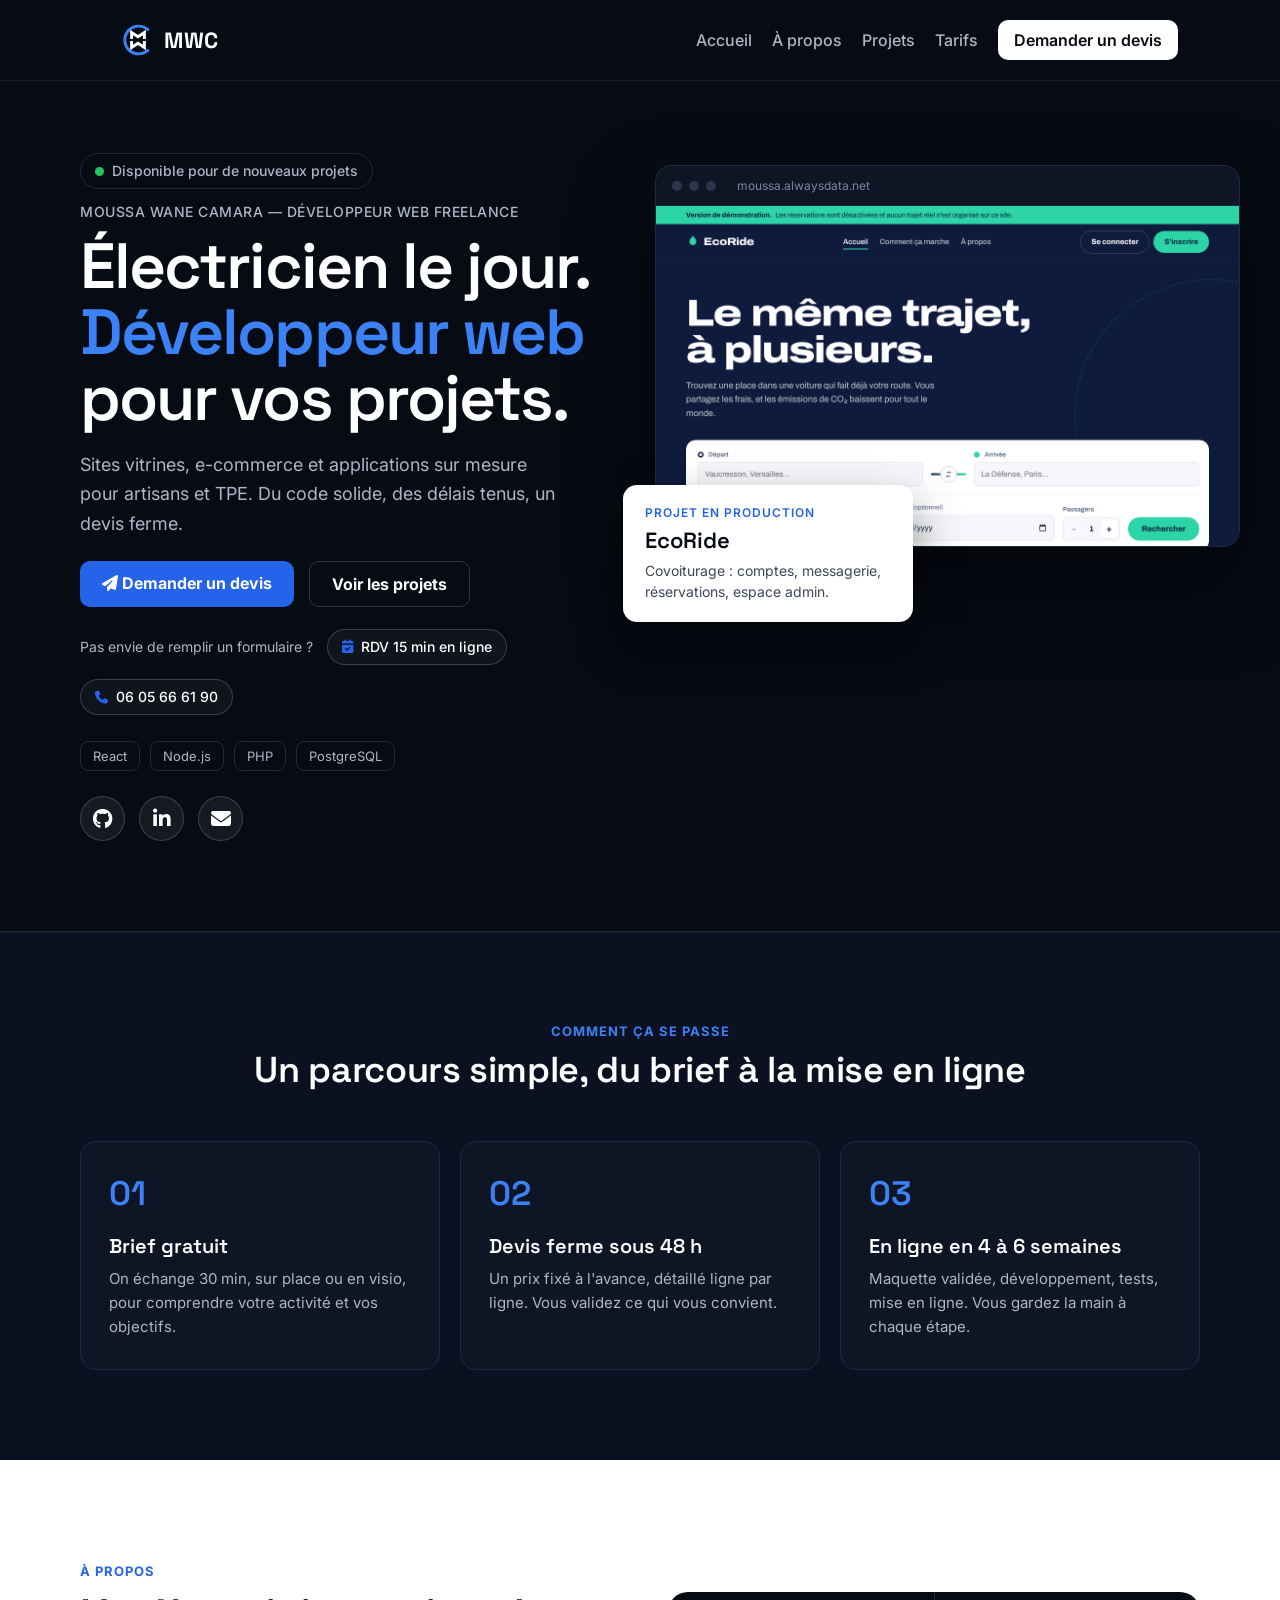
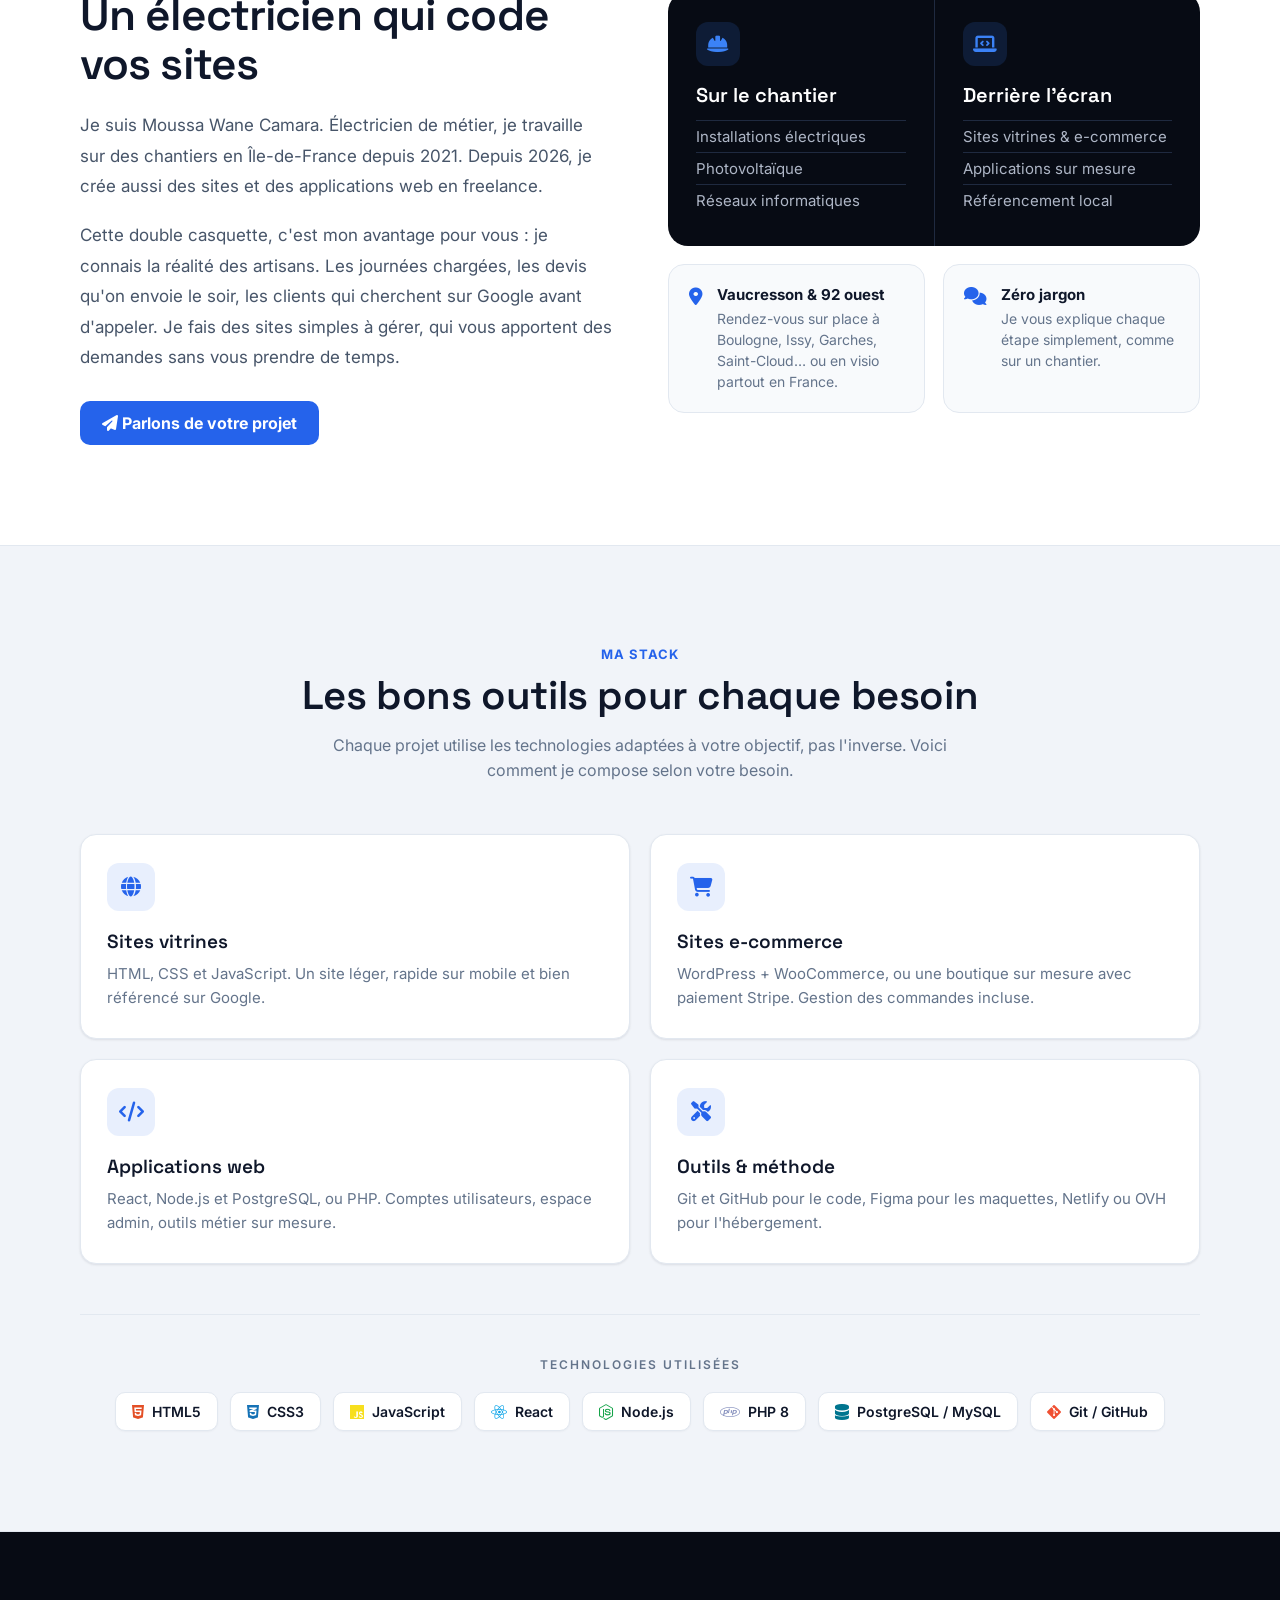
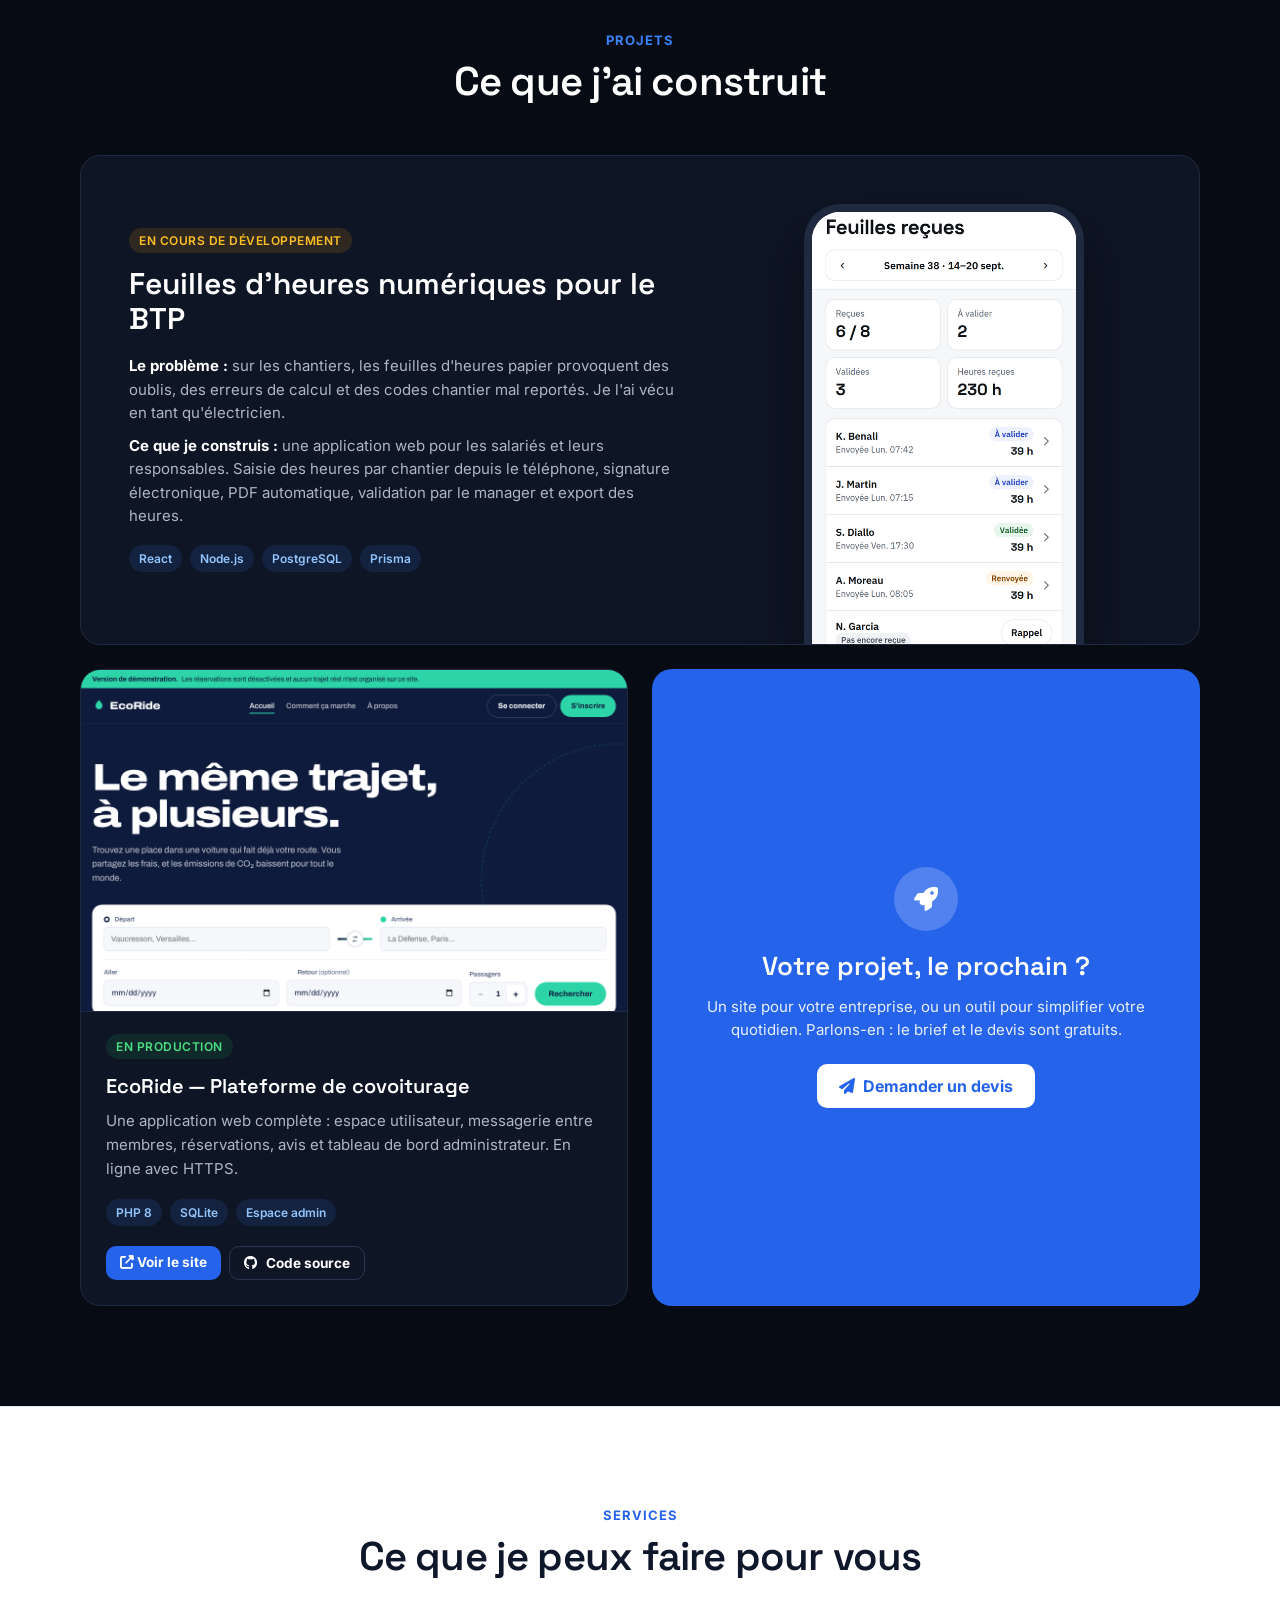
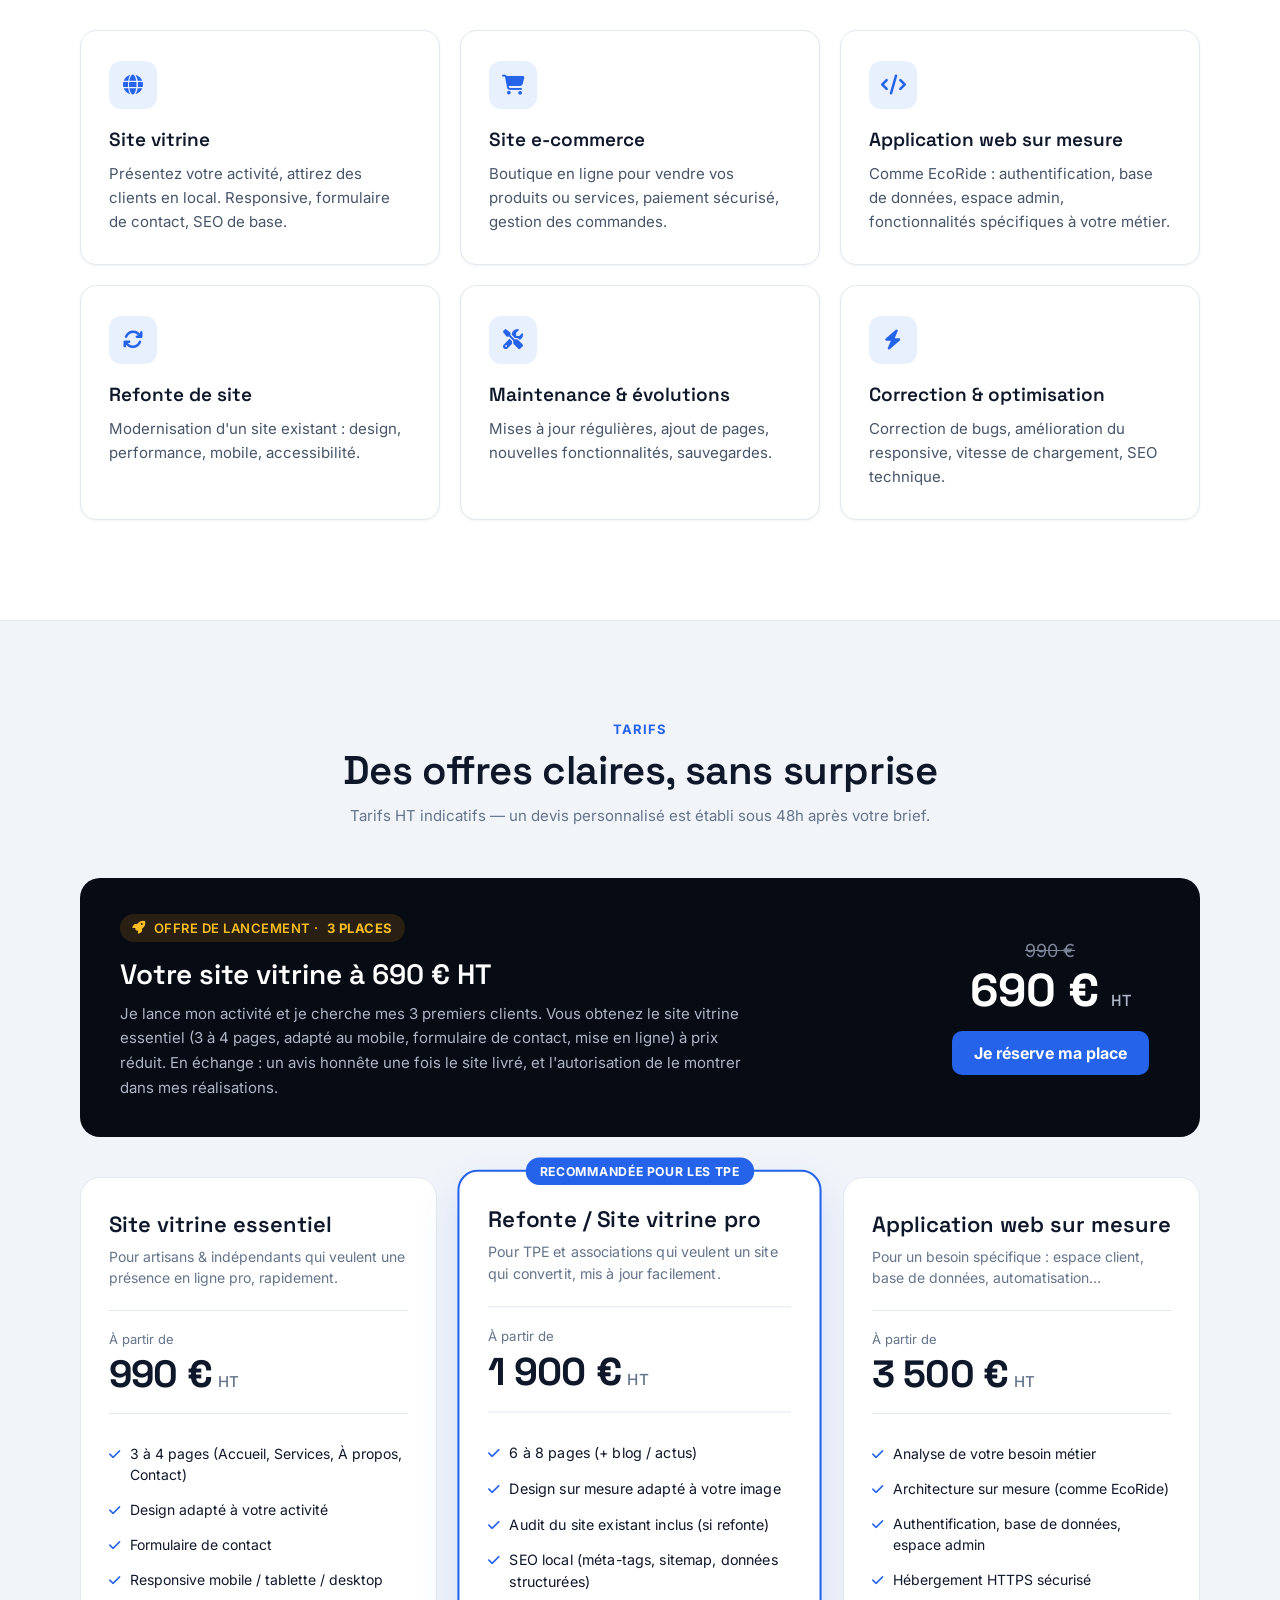
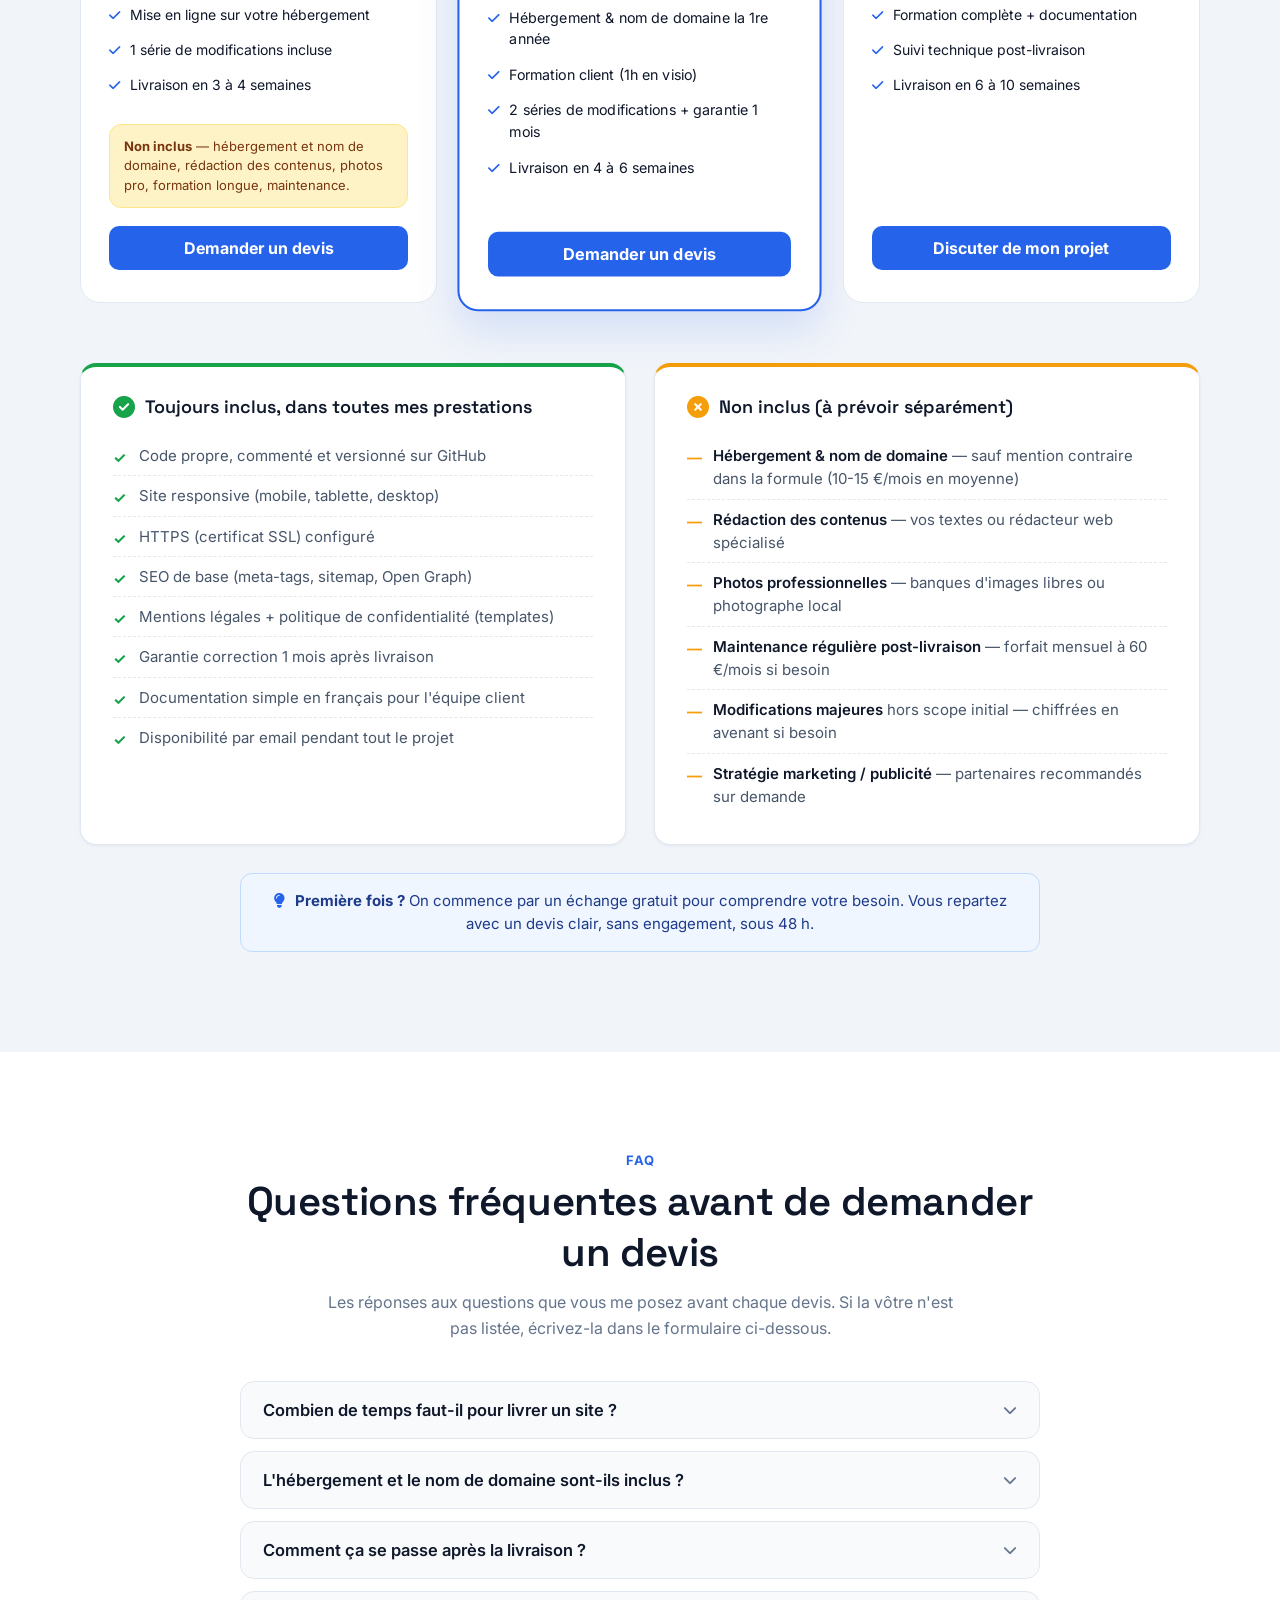
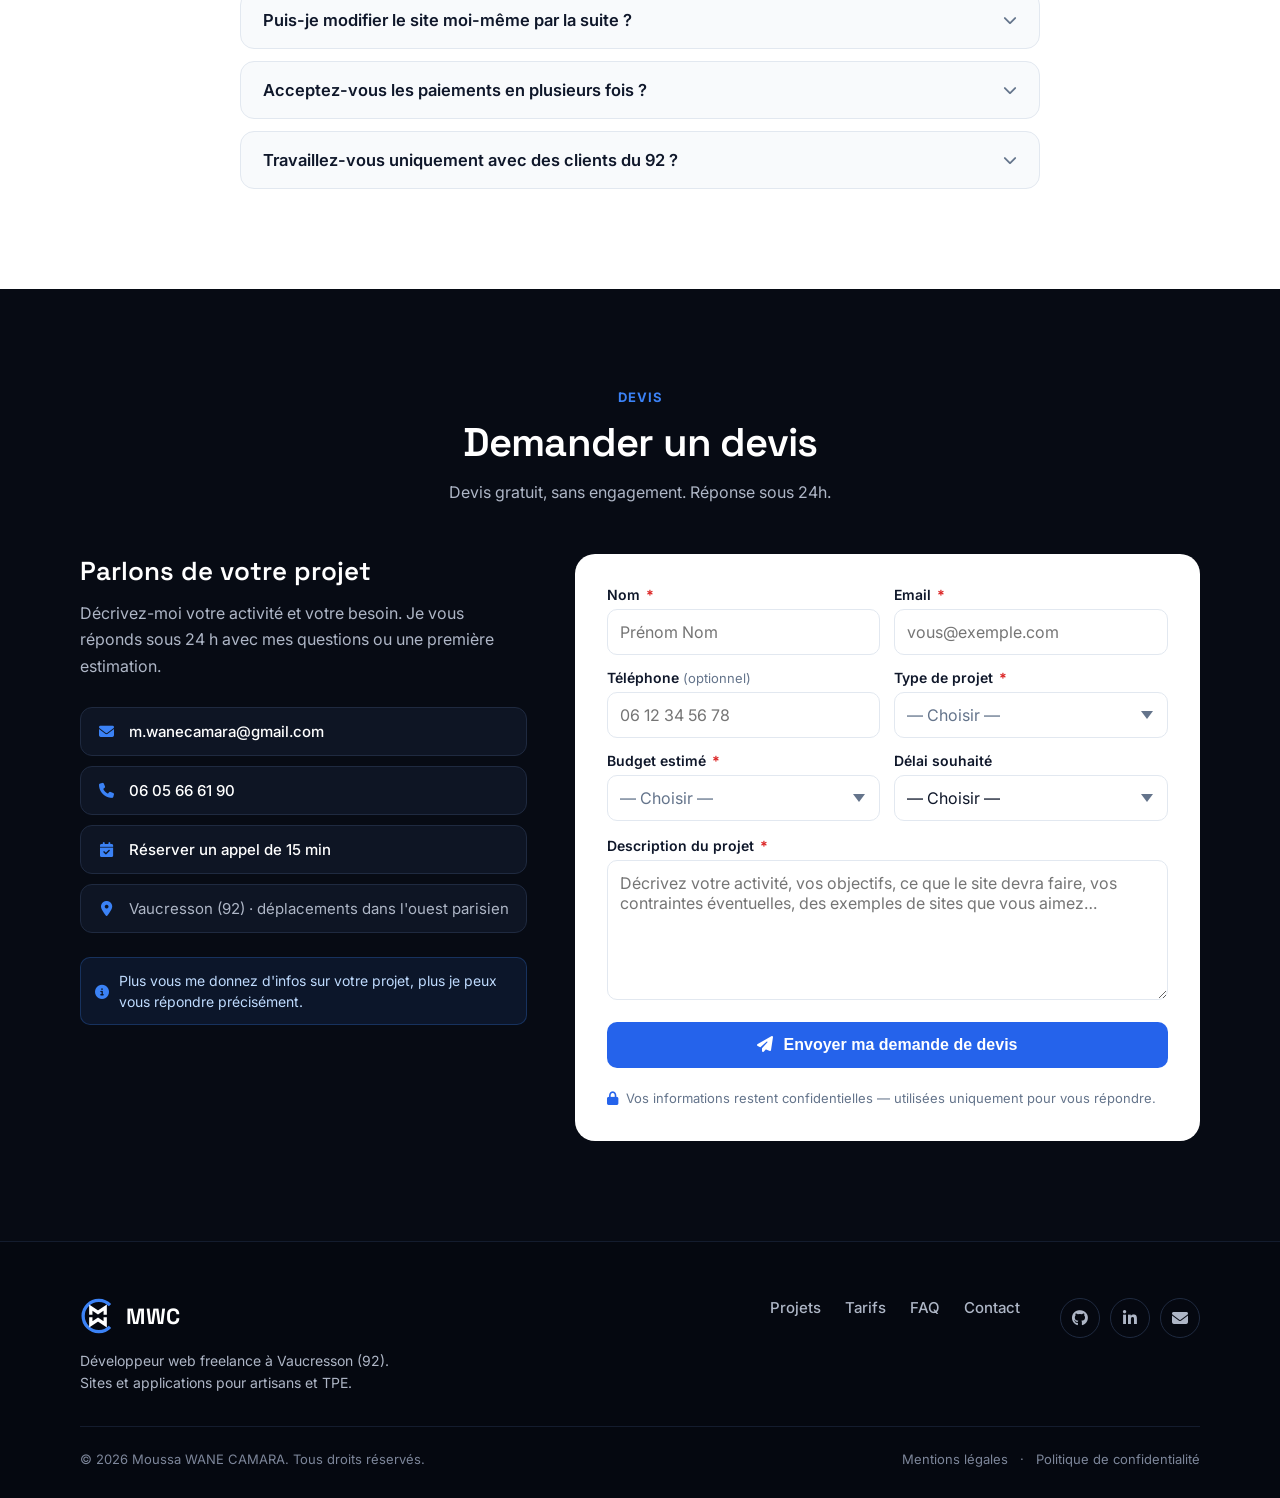
<file: index.html>
<!DOCTYPE html>
<html lang="fr">
<head>
  <meta charset="UTF-8">
  <meta name="viewport" content="width=device-width, initial-scale=1.0">
  <title>Moussa WANE CAMARA — Développeur web full stack freelance</title>

  <meta name="description" content="Dev web freelance à Vaucresson (92) — sites vitrines, e-commerce et applis sur mesure pour artisans et TPE. Devis gratuit sous 48h.">
  <meta name="author" content="Moussa WANE CAMARA">
  <meta name="theme-color" content="#020817">
  <meta name="geo.region" content="FR-92">
  <meta name="geo.placename" content="Vaucresson">

  <meta property="og:type" content="website">
  <meta property="og:title" content="Moussa WANE CAMARA — Développeur web freelance Vaucresson 92">
  <meta property="og:description" content="Sites vitrines, e-commerce et applications web sur mesure pour TPE et artisans du 92. Devis gratuit, réponse sous 24h.">
  <meta property="og:locale" content="fr_FR">
  <meta property="og:url" content="https://moussa-wanecamara.netlify.app/">
  <meta property="og:image" content="https://moussa-wanecamara.netlify.app/assets/og-card-v2.png">
  <meta property="og:image:width" content="1200">
  <meta property="og:image:height" content="630">
  <meta property="og:image:alt" content="Moussa WANE CAMARA — Développeur web freelance à Vaucresson (92)">
  <meta name="twitter:card" content="summary_large_image">
  <meta name="twitter:title" content="Moussa WANE CAMARA — Dev web freelance">
  <meta name="twitter:description" content="Sites vitrines, e-commerce et applis sur mesure pour TPE du 92. Devis sous 48h.">
  <meta name="twitter:image" content="https://moussa-wanecamara.netlify.app/assets/og-card-v2.png">

  <script type="application/ld+json">
  {
    "@context": "https://schema.org",
    "@type": "LocalBusiness",
    "@id": "https://moussa-wanecamara.netlify.app",
    "name": "Moussa WANE CAMARA — Développeur web freelance",
    "description": "Développeur web freelance pour artisans, indépendants et TPE du 92 et de la région parisienne. Sites vitrines, e-commerce, applications web sur mesure.",
    "url": "https://moussa-wanecamara.netlify.app",
    "telephone": "+33605666190",
    "email": "m.wanecamara@gmail.com",
    "address": {
      "@type": "PostalAddress",
      "addressLocality": "Vaucresson",
      "postalCode": "92420",
      "addressRegion": "Île-de-France",
      "addressCountry": "FR"
    },
    "areaServed": [
      {"@type": "City", "name": "Vaucresson"},
      {"@type": "City", "name": "Garches"},
      {"@type": "City", "name": "Saint-Cloud"},
      {"@type": "City", "name": "Marnes-la-Coquette"},
      {"@type": "City", "name": "Boulogne-Billancourt"},
      {"@type": "City", "name": "Issy-les-Moulineaux"},
      {"@type": "City", "name": "Clamart"},
      {"@type": "City", "name": "Rueil-Malmaison"},
      {"@type": "AdministrativeArea", "name": "Hauts-de-Seine (92)"},
      {"@type": "Country", "name": "France"}
    ],
    "priceRange": "€€",
    "image": "https://moussa-wanecamara.netlify.app/assets/images/portfolio.png",
    "sameAs": [
      "https://github.com/Moussa-data",
      "https://www.linkedin.com/in/moussa-wane-05a4471aa/"
    ]
  }
  </script>

  <link rel="icon" href="/assets/favicon.svg" type="image/svg+xml">
  <link rel="apple-touch-icon" href="/assets/apple-touch-icon.png">

  <link rel="preconnect" href="https://fonts.googleapis.com">
  <link rel="preconnect" href="https://fonts.gstatic.com" crossorigin>
  <link href="https://fonts.googleapis.com/css2?family=Inter:wght@400;500;600;700&family=Space+Grotesk:wght@500;600;700&display=swap" rel="stylesheet">
  <link rel="stylesheet" href="https://cdnjs.cloudflare.com/ajax/libs/font-awesome/6.5.1/css/all.min.css">
  <link rel="stylesheet" href="assets/style.css?v=9">
</head>
<body>

  <header>
    <nav>
      <a href="#accueil" class="logo" aria-label="MWC, retour à l'accueil"><svg class="logo-mark" viewBox="0 0 120 120" aria-hidden="true" focusable="false"><path d="M100,24 A52,52 0 1,0 100,96" fill="none" stroke="#3B82F6" stroke-width="11"></path><polyline points="36,56 36,32 60,48 84,32 84,56" fill="none" stroke="currentColor" stroke-width="11"></polyline><polyline points="36,64 36,88 60,72 84,88 84,64" fill="none" stroke="currentColor" stroke-width="11"></polyline></svg><span>MWC</span></a>

      <button class="menu-toggle" aria-label="Ouvrir le menu" aria-expanded="false" aria-controls="nav-links">
        <span aria-hidden="true">☰</span>
      </button>

      <div class="nav-links" id="nav-links">
        <a href="#accueil">Accueil</a>
        <a href="#apropos">À propos</a>
        <a href="#projets">Projets</a>
        <a href="#tarifs">Tarifs</a>
        <a href="#contact" class="nav-btn">Demander un devis</a>
      </div>
    </nav>
  </header>

  <main>

    <!-- ================================================================
         HERO — Direction C « Tech moderne » (octobre 2026)
         ================================================================ -->
    <section id="accueil">
      <div class="hero-content">
        <div class="hero-text">
          <p class="hero-label">
            <span class="status-dot" aria-hidden="true"></span>
            Disponible pour de nouveaux projets
          </p>

          <p class="hero-kicker">Moussa WANE CAMARA — Développeur web freelance</p>

          <h1>Électricien le jour.<br><span>Développeur web</span><br>pour vos projets.</h1>

          <p class="hero-description">
            Sites vitrines, e-commerce et applications sur mesure pour artisans et TPE.
            Du code solide, des délais tenus, un devis ferme.
          </p>

          <div class="hero-buttons">
            <a href="#contact" class="btn btn-primary">
              <i class="fa-solid fa-paper-plane" aria-hidden="true"></i> Demander un devis
            </a>
            <a href="#projets" class="btn btn-secondary">Voir les projets</a>
          </div>

          <p class="hero-alt-cta">
            Pas envie de remplir un formulaire ?
            <a href="https://calendly.com/m-wanecamara" target="_blank" rel="noopener noreferrer" class="hero-alt-link">
              <i class="fa-solid fa-calendar-check" aria-hidden="true"></i> RDV 15 min en ligne
            </a>
            <span class="hero-alt-sep">·</span>
            <a href="tel:+33605666190" class="hero-alt-link">
              <i class="fa-solid fa-phone" aria-hidden="true"></i> 06 05 66 61 90
            </a>
          </p>

          <ul class="hero-techs" aria-label="Technologies">
            <li>React</li>
            <li>Node.js</li>
            <li>PHP</li>
            <li>PostgreSQL</li>
          </ul>

          <div class="social-links">
            <a href="https://github.com/Moussa-data" target="_blank" rel="noopener noreferrer" aria-label="GitHub">
              <i class="fa-brands fa-github" aria-hidden="true"></i>
            </a>
            <a href="https://www.linkedin.com/in/moussa-wane-05a4471aa/" target="_blank" rel="noopener noreferrer" aria-label="LinkedIn">
              <i class="fa-brands fa-linkedin-in" aria-hidden="true"></i>
            </a>
            <a href="mailto:m.wanecamara@gmail.com" aria-label="Email">
              <i class="fa-solid fa-envelope" aria-hidden="true"></i>
            </a>
          </div>
        </div>

        <!-- Visuel : capture d'EcoRide dans une fenêtre de navigateur -->
        <div class="hero-visual">
          <div class="hero-browser">
            <div class="hero-browser-bar" aria-hidden="true">
              <span></span><span></span><span></span>
              <span class="hero-browser-url">moussa.alwaysdata.net</span>
            </div>
            <img src="assets/images/ecoride-v2.png" alt="Capture d'écran d'EcoRide, plateforme de covoiturage">
          </div>

          <a href="#projets" class="hero-project-card">
            <span class="hero-project-label">Projet en production</span>
            <strong>EcoRide</strong>
            <span class="hero-project-desc">Covoiturage : comptes, messagerie, réservations, espace admin.</span>
          </a>
        </div>
      </div>
    </section>

    <section id="process" class="process-band">
      <div class="process-inner">
        <span class="section-label">Comment ça se passe</span>
        <h2>Un parcours simple, du brief à la mise en ligne</h2>

        <ol class="process-steps">
          <li>
            <span class="process-step-num">01</span>
            <h3>Brief gratuit</h3>
            <p>On échange 30 min, sur place ou en visio, pour comprendre votre activité et vos objectifs.</p>
          </li>
          <li>
            <span class="process-step-num">02</span>
            <h3>Devis ferme sous 48 h</h3>
            <p>Un prix fixé à l'avance, détaillé ligne par ligne. Vous validez ce qui vous convient.</p>
          </li>
          <li>
            <span class="process-step-num">03</span>
            <h3>En ligne en 4 à 6 semaines</h3>
            <p>Maquette validée, développement, tests, mise en ligne. Vous gardez la main à chaque étape.</p>
          </li>
        </ol>
      </div>
    </section>

    <section id="apropos">
      <div class="about-container">

        <div class="about-text">
          <span class="section-label">À propos</span>
          <h2>Un électricien qui code vos sites</h2>

          <p>
            Je suis Moussa Wane Camara. Électricien de métier, je travaille sur des chantiers
            en Île-de-France depuis 2021. Depuis 2026, je crée aussi des sites et des applications web en freelance.
          </p>

          <p>
            Cette double casquette, c'est mon avantage pour vous : je connais la réalité des artisans.
            Les journées chargées, les devis qu'on envoie le soir, les clients qui cherchent sur Google
            avant d'appeler. Je fais des sites simples à gérer, qui vous apportent des demandes
            sans vous prendre de temps.
          </p>

          <a href="#contact" class="btn btn-about">
            <i class="fa-solid fa-paper-plane" aria-hidden="true"></i> Parlons de votre projet
          </a>
        </div>

        <div class="about-visual">

          <div class="about-duo">
            <div class="about-duo-col">
              <span class="about-duo-icon"><i class="fa-solid fa-helmet-safety" aria-hidden="true"></i></span>
              <h3>Sur le chantier</h3>
              <ul>
                <li>Installations électriques</li>
                <li>Photovoltaïque</li>
                <li>Réseaux informatiques</li>
              </ul>
            </div>
            <div class="about-duo-col">
              <span class="about-duo-icon"><i class="fa-solid fa-laptop-code" aria-hidden="true"></i></span>
              <h3>Derrière l'écran</h3>
              <ul>
                <li>Sites vitrines &amp; e-commerce</li>
                <li>Applications sur mesure</li>
                <li>Référencement local</li>
              </ul>
            </div>
          </div>

          <div class="about-facts">
            <div class="about-fact">
              <i class="fa-solid fa-location-dot" aria-hidden="true"></i>
              <div>
                <strong>Vaucresson &amp; 92 ouest</strong>
                <span>Rendez-vous sur place à Boulogne, Issy, Garches, Saint-Cloud… ou en visio partout en France.</span>
              </div>
            </div>
            <div class="about-fact">
              <i class="fa-solid fa-comments" aria-hidden="true"></i>
              <div>
                <strong>Zéro jargon</strong>
                <span>Je vous explique chaque étape simplement, comme sur un chantier.</span>
              </div>
            </div>
          </div>

        </div>

      </div>
    </section>

    <section id="competences">
      <span class="section-label">Ma stack</span>
      <h2>Les bons outils pour chaque besoin</h2>
      <p class="stack-intro">
        Chaque projet utilise les technologies adaptées à votre objectif, pas l'inverse.
        Voici comment je compose selon votre besoin.
      </p>

      <div class="stack-grid">

        <div class="stack-card">
          <div class="stack-icon"><i class="fa-solid fa-globe" aria-hidden="true"></i></div>
          <h3>Sites vitrines</h3>
          <p>HTML, CSS et JavaScript. Un site léger, rapide sur mobile et bien référencé sur Google.</p>
        </div>

        <div class="stack-card">
          <div class="stack-icon"><i class="fa-solid fa-cart-shopping" aria-hidden="true"></i></div>
          <h3>Sites e-commerce</h3>
          <p>WordPress + WooCommerce, ou une boutique sur mesure avec paiement Stripe. Gestion des commandes incluse.</p>
        </div>

        <div class="stack-card">
          <div class="stack-icon"><i class="fa-solid fa-code" aria-hidden="true"></i></div>
          <h3>Applications web</h3>
          <p>React, Node.js et PostgreSQL, ou PHP. Comptes utilisateurs, espace admin, outils métier sur mesure.</p>
        </div>

        <div class="stack-card">
          <div class="stack-icon"><i class="fa-solid fa-screwdriver-wrench" aria-hidden="true"></i></div>
          <h3>Outils &amp; méthode</h3>
          <p>Git et GitHub pour le code, Figma pour les maquettes, Netlify ou OVH pour l'hébergement.</p>
        </div>

      </div>

      <div class="stack-techs">
        <p class="stack-techs-label">Technologies utilisées</p>
        <ul class="stack-techs-list">
          <li><i class="fa-brands fa-html5 html-icon" aria-hidden="true"></i> HTML5</li>
          <li><i class="fa-brands fa-css3-alt css-icon" aria-hidden="true"></i> CSS3</li>
          <li><i class="fa-brands fa-js js-icon" aria-hidden="true"></i> JavaScript</li>
          <li><i class="fa-brands fa-react react-icon" aria-hidden="true"></i> React</li>
          <li><i class="fa-brands fa-node-js node-icon" aria-hidden="true"></i> Node.js</li>
          <li><i class="fa-brands fa-php php-icon" aria-hidden="true"></i> PHP 8</li>
          <li><i class="fa-solid fa-database db-icon" aria-hidden="true"></i> PostgreSQL / MySQL</li>
          <li><i class="fa-brands fa-git-alt git-icon" aria-hidden="true"></i> Git / GitHub</li>
        </ul>
      </div>
    </section>

    <section id="projets">
      <span class="section-label">Projets</span>
      <h2>Ce que j'ai construit</h2>

      <!-- Projet phare : application de feuilles d'heures -->
      <article class="project-featured">
        <div class="project-featured-text">
          <span class="project-badge project-badge-wip">En cours de développement</span>
          <h3>Feuilles d'heures numériques pour le BTP</h3>
          <p class="project-context">
            <strong>Le problème :</strong> sur les chantiers, les feuilles d'heures papier
            provoquent des oublis, des erreurs de calcul et des codes chantier mal reportés.
            Je l'ai vécu en tant qu'électricien.
          </p>
          <p class="project-result">
            <strong>Ce que je construis :</strong> une application web pour les salariés et
            leurs responsables. Saisie des heures par chantier depuis le téléphone, signature
            électronique, PDF automatique, validation par le manager et export des heures.
          </p>
          <div class="project-tags">
            <span>React</span>
            <span>Node.js</span>
            <span>PostgreSQL</span>
            <span>Prisma</span>
          </div>
        </div>
        <div class="project-featured-visual">
          <div class="phone-frame">
            <img src="assets/images/app-heures-mobile.png" alt="Maquette de l'application sur téléphone : liste des feuilles d'heures reçues par le responsable">
          </div>
        </div>
      </article>

      <div class="projects-grid">

        <div class="project-card">
          <a href="https://moussa.alwaysdata.net" target="_blank" rel="noopener noreferrer" class="project-image">
            <img src="assets/images/ecoride-v2.png" alt="Capture d'écran d'EcoRide, plateforme de covoiturage" loading="lazy">
          </a>
          <div class="project-content">
            <span class="project-badge">En production</span>
            <h3>EcoRide — Plateforme de covoiturage</h3>
            <p class="project-result">
              Une application web complète : espace utilisateur, messagerie entre membres,
              réservations, avis et tableau de bord administrateur. En ligne avec HTTPS.
            </p>
            <div class="project-tags">
              <span>PHP 8</span>
              <span>SQLite</span>
              <span>Espace admin</span>
            </div>
            <div class="project-links">
              <a href="https://moussa.alwaysdata.net" target="_blank" rel="noopener noreferrer" class="btn btn-primary">
                <i class="fa-solid fa-up-right-from-square" aria-hidden="true"></i> Voir le site
              </a>
              <a href="https://github.com/Moussa-data/covoiturage-ecoride" target="_blank" rel="noopener noreferrer" class="btn btn-secondary">
                <i class="fa-brands fa-github" aria-hidden="true"></i> Code source
              </a>
            </div>
          </div>
        </div>

        <div class="project-card project-card-cta">
          <div class="project-content project-cta-content">
            <div class="project-cta-icon">
              <i class="fa-solid fa-rocket" aria-hidden="true"></i>
            </div>
            <h3>Votre projet, le prochain ?</h3>
            <p>
              Un site pour votre entreprise, ou un outil pour simplifier votre quotidien.
              Parlons-en : le brief et le devis sont gratuits.
            </p>
            <a href="#contact" class="btn project-cta-btn">
              <i class="fa-solid fa-paper-plane" aria-hidden="true"></i> Demander un devis
            </a>
          </div>
        </div>

      </div>
    </section>

    <section id="services">
      <span class="section-label">Services</span>
      <h2>Ce que je peux faire pour vous</h2>

      <div class="services-grid">
        <div class="service-card">
          <i class="fa-solid fa-globe service-icon" aria-hidden="true"></i>
          <h3>Site vitrine</h3>
          <p>Présentez votre activité, attirez des clients en local. Responsive, formulaire de contact, SEO de base.</p>
        </div>

        <div class="service-card">
          <i class="fa-solid fa-cart-shopping service-icon" aria-hidden="true"></i>
          <h3>Site e-commerce</h3>
          <p>Boutique en ligne pour vendre vos produits ou services, paiement sécurisé, gestion des commandes.</p>
        </div>

        <div class="service-card">
          <i class="fa-solid fa-code service-icon" aria-hidden="true"></i>
          <h3>Application web sur mesure</h3>
          <p>Comme EcoRide : authentification, base de données, espace admin, fonctionnalités spécifiques à votre métier.</p>
        </div>

        <div class="service-card">
          <i class="fa-solid fa-arrows-rotate service-icon" aria-hidden="true"></i>
          <h3>Refonte de site</h3>
          <p>Modernisation d'un site existant : design, performance, mobile, accessibilité.</p>
        </div>

        <div class="service-card">
          <i class="fa-solid fa-screwdriver-wrench service-icon" aria-hidden="true"></i>
          <h3>Maintenance &amp; évolutions</h3>
          <p>Mises à jour régulières, ajout de pages, nouvelles fonctionnalités, sauvegardes.</p>
        </div>

        <div class="service-card">
          <i class="fa-solid fa-bolt service-icon" aria-hidden="true"></i>
          <h3>Correction &amp; optimisation</h3>
          <p>Correction de bugs, amélioration du responsive, vitesse de chargement, SEO technique.</p>
        </div>
      </div>
    </section>

    <section id="tarifs">
      <span class="section-label">Tarifs</span>
      <h2>Des offres claires, sans surprise</h2>
      <p class="tarifs-intro">
        Tarifs HT indicatifs — un devis personnalisé est établi sous 48h après votre brief.
      </p>

      <!-- Offre de lancement : mettre à jour le nombre de places restantes à chaque client signé -->
      <div class="launch-offer">
        <div class="launch-offer-text">
          <span class="launch-badge">
            <i class="fa-solid fa-rocket" aria-hidden="true"></i>
            Offre de lancement · <strong>3 places</strong>
          </span>
          <h3>Votre site vitrine à 690 € HT</h3>
          <p>
            Je lance mon activité et je cherche mes 3 premiers clients. Vous obtenez le
            site vitrine essentiel (3 à 4 pages, adapté au mobile, formulaire de contact,
            mise en ligne) à prix réduit. En échange : un avis honnête une fois le site
            livré, et l'autorisation de le montrer dans mes réalisations.
          </p>
        </div>
        <div class="launch-offer-price">
          <span class="launch-old">990 €</span>
          <span class="launch-new">690 € <small>HT</small></span>
          <a href="#contact" class="btn btn-primary">Je réserve ma place</a>
        </div>
      </div>

      <div class="tarifs-grid">

        <div class="tarif-card">
          <div class="tarif-head">
            <h3>Site vitrine essentiel</h3>
            <p class="tarif-target">Pour artisans &amp; indépendants qui veulent une présence en ligne pro, rapidement.</p>
          </div>
          <div class="tarif-price">
            <span class="tarif-price-label">À partir de</span>
            <span class="tarif-price-amount">990 €</span>
            <span class="tarif-price-suffix">HT</span>
          </div>
          <ul class="tarif-features">
            <li><i class="fa-solid fa-check"></i> 3 à 4 pages (Accueil, Services, À propos, Contact)</li>
            <li><i class="fa-solid fa-check"></i> Design adapté à votre activité</li>
            <li><i class="fa-solid fa-check"></i> Formulaire de contact</li>
            <li><i class="fa-solid fa-check"></i> Responsive mobile / tablette / desktop</li>
            <li><i class="fa-solid fa-check"></i> Mise en ligne sur votre hébergement</li>
            <li><i class="fa-solid fa-check"></i> 1 série de modifications incluse</li>
            <li><i class="fa-solid fa-check"></i> Livraison en 3 à 4 semaines</li>
          </ul>
          <p class="tarif-notinc">
            <strong>Non inclus</strong> — hébergement et nom de domaine, rédaction des contenus,
            photos pro, formation longue, maintenance.
          </p>
          <a href="#contact" class="btn btn-primary tarif-cta">Demander un devis</a>
        </div>

        <div class="tarif-card tarif-card-featured">
          <span class="tarif-badge">Recommandée pour les TPE</span>
          <div class="tarif-head">
            <h3>Refonte / Site vitrine pro</h3>
            <p class="tarif-target">Pour TPE et associations qui veulent un site qui convertit, mis à jour facilement.</p>
          </div>
          <div class="tarif-price">
            <span class="tarif-price-label">À partir de</span>
            <span class="tarif-price-amount">1 900 €</span>
            <span class="tarif-price-suffix">HT</span>
          </div>
          <ul class="tarif-features">
            <li><i class="fa-solid fa-check"></i> 6 à 8 pages (+ blog / actus)</li>
            <li><i class="fa-solid fa-check"></i> Design sur mesure adapté à votre image</li>
            <li><i class="fa-solid fa-check"></i> Audit du site existant inclus (si refonte)</li>
            <li><i class="fa-solid fa-check"></i> SEO local (méta-tags, sitemap, données structurées)</li>
            <li><i class="fa-solid fa-check"></i> Hébergement &amp; nom de domaine la 1re année</li>
            <li><i class="fa-solid fa-check"></i> Formation client (1h en visio)</li>
            <li><i class="fa-solid fa-check"></i> 2 séries de modifications + garantie 1 mois</li>
            <li><i class="fa-solid fa-check"></i> Livraison en 4 à 6 semaines</li>
          </ul>
          <a href="#contact" class="btn btn-primary tarif-cta">Demander un devis</a>
        </div>

        <div class="tarif-card">
          <div class="tarif-head">
            <h3>Application web sur mesure</h3>
            <p class="tarif-target">Pour un besoin spécifique : espace client, base de données, automatisation…</p>
          </div>
          <div class="tarif-price">
            <span class="tarif-price-label">À partir de</span>
            <span class="tarif-price-amount">3 500 €</span>
            <span class="tarif-price-suffix">HT</span>
          </div>
          <ul class="tarif-features">
            <li><i class="fa-solid fa-check"></i> Analyse de votre besoin métier</li>
            <li><i class="fa-solid fa-check"></i> Architecture sur mesure (comme EcoRide)</li>
            <li><i class="fa-solid fa-check"></i> Authentification, base de données, espace admin</li>
            <li><i class="fa-solid fa-check"></i> Hébergement HTTPS sécurisé</li>
            <li><i class="fa-solid fa-check"></i> Formation complète + documentation</li>
            <li><i class="fa-solid fa-check"></i> Suivi technique post-livraison</li>
            <li><i class="fa-solid fa-check"></i> Livraison en 6 à 10 semaines</li>
          </ul>
          <a href="#contact" class="btn btn-primary tarif-cta">Discuter de mon projet</a>
        </div>

      </div>

      <!-- Encart "Toujours inclus / Non inclus" — clarté & transparence -->
      <div class="tarifs-included">
        <div class="tarifs-included-col tarifs-included-yes">
          <h3>
            <i class="fa-solid fa-circle-check" aria-hidden="true"></i>
            Toujours inclus, dans toutes mes prestations
          </h3>
          <ul>
            <li>Code propre, commenté et versionné sur GitHub</li>
            <li>Site responsive (mobile, tablette, desktop)</li>
            <li>HTTPS (certificat SSL) configuré</li>
            <li>SEO de base (meta-tags, sitemap, Open Graph)</li>
            <li>Mentions légales + politique de confidentialité (templates)</li>
            <li>Garantie correction 1 mois après livraison</li>
            <li>Documentation simple en français pour l'équipe client</li>
            <li>Disponibilité par email pendant tout le projet</li>
          </ul>
        </div>

        <div class="tarifs-included-col tarifs-included-no">
          <h3>
            <i class="fa-solid fa-circle-xmark" aria-hidden="true"></i>
            Non inclus (à prévoir séparément)
          </h3>
          <ul>
            <li>
              <strong>Hébergement &amp; nom de domaine</strong>
              — sauf mention contraire dans la formule (10-15 €/mois en moyenne)
            </li>
            <li>
              <strong>Rédaction des contenus</strong>
              — vos textes ou rédacteur web spécialisé
            </li>
            <li>
              <strong>Photos professionnelles</strong>
              — banques d'images libres ou photographe local
            </li>
            <li>
              <strong>Maintenance régulière post-livraison</strong>
              — forfait mensuel à 60 €/mois si besoin
            </li>
            <li>
              <strong>Modifications majeures</strong> hors scope initial
              — chiffrées en avenant si besoin
            </li>
            <li>
              <strong>Stratégie marketing / publicité</strong>
              — partenaires recommandés sur demande
            </li>
          </ul>
        </div>
      </div>

      <p class="tarifs-footnote">
        <i class="fa-solid fa-lightbulb" aria-hidden="true"></i>
        <strong>Première fois ?</strong> On commence par un échange gratuit
        pour comprendre votre besoin. Vous repartez avec un devis clair,
        sans engagement, sous 48 h.
      </p>
    </section>

    <!-- ================================================================
         FAQ — répond aux questions qui freinent l'envoi de devis (axe 6)
         Utilise <details>/<summary> natifs HTML : 0 JS, accessibilité OK
         ================================================================ -->
    <section id="faq" class="faq-band">
      <div class="faq-inner">
        <span class="section-label">FAQ</span>
        <h2>Questions fréquentes avant de demander un devis</h2>
        <p class="faq-intro">
          Les réponses aux questions que vous me posez avant chaque devis.
          Si la vôtre n'est pas listée, écrivez-la dans le formulaire ci-dessous.
        </p>

        <div class="faq-list">

          <details class="faq-item">
            <summary>
              <span>Combien de temps faut-il pour livrer un site ?</span>
              <i class="fa-solid fa-chevron-down faq-chevron" aria-hidden="true"></i>
            </summary>
            <p>
              Un site vitrine simple (3 à 5 pages) est livré en <strong>3 à 4 semaines</strong>
              à partir de la validation de la maquette. Un site pro / refonte d'envergure
              prend <strong>4 à 6 semaines</strong>, et une application web sur mesure
              <strong>6 à 10 semaines</strong>. Les délais sont précisés dans le devis et
              je m'y tiens.
            </p>
          </details>

          <details class="faq-item">
            <summary>
              <span>L'hébergement et le nom de domaine sont-ils inclus ?</span>
              <i class="fa-solid fa-chevron-down faq-chevron" aria-hidden="true"></i>
            </summary>
            <p>
              Sur la formule <strong>Site vitrine pro</strong>, l'hébergement et le nom
              de domaine sont inclus pour la 1<sup>ère</sup> année (puis ~80 €/an
              à votre charge). Sur la formule essentielle, je vous installe le site
              sur votre hébergement (compter 10-15 €/mois chez OVH, Hostinger ou Netlify).
            </p>
          </details>

          <details class="faq-item">
            <summary>
              <span>Comment ça se passe après la livraison ?</span>
              <i class="fa-solid fa-chevron-down faq-chevron" aria-hidden="true"></i>
            </summary>
            <p>
              Vous avez <strong>1 mois de garantie correction</strong> pour signaler tout
              bug ou ajustement. Au-delà, je propose un <strong>forfait maintenance
              à 60 €/mois</strong> (sauvegardes, mises à jour de sécurité, petites
              modifs régulières). Sans engagement — vous démarrez et arrêtez quand
              vous voulez.
            </p>
          </details>

          <details class="faq-item">
            <summary>
              <span>Puis-je modifier le site moi-même par la suite ?</span>
              <i class="fa-solid fa-chevron-down faq-chevron" aria-hidden="true"></i>
            </summary>
            <p>
              Oui, je livre tous les codes sources et je forme votre équipe (1h en visio
              incluse dans la formule pro). Pour les modifications de contenu courantes,
              vous êtes autonome. Si la modif est plus technique, je peux la faire en
              ponctuel (au tarif de 50 €/h).
            </p>
          </details>

          <details class="faq-item">
            <summary>
              <span>Acceptez-vous les paiements en plusieurs fois ?</span>
              <i class="fa-solid fa-chevron-down faq-chevron" aria-hidden="true"></i>
            </summary>
            <p>
              Oui, pour les projets de plus de 1 500 € HT, je propose un paiement
              en 3 fois sans frais : <strong>30 % à la signature</strong>,
              <strong>40 % à la validation de la maquette</strong>,
              <strong>30 % à la livraison</strong>. Pour les projets associatifs
              ou les petites structures, on peut adapter selon votre situation.
            </p>
          </details>

          <details class="faq-item">
            <summary>
              <span>Travaillez-vous uniquement avec des clients du 92 ?</span>
              <i class="fa-solid fa-chevron-down faq-chevron" aria-hidden="true"></i>
            </summary>
            <p>
              Non — je suis basé à Vaucresson (92), je rencontre volontiers les
              clients locaux en présentiel (Boulogne, Issy, Garches, Saint-Cloud…),
              mais je travaille avec des clients <strong>partout en France</strong>
              en visio. Les outils modernes (Figma, GitHub, Slack) rendent ça
              parfaitement fluide.
            </p>
          </details>

        </div>
      </div>
    </section>

    <section id="contact">
      <span class="section-label">Devis</span>
      <h2>Demander un devis</h2>

      <p class="contact-intro">Devis gratuit, sans engagement. Réponse sous 24h.</p>

      <div class="contact-container">

        <div class="contact-info">
          <h3>Parlons de votre projet</h3>
          <p class="contact-lead">
            Décrivez-moi votre activité et votre besoin. Je vous réponds sous 24 h
            avec mes questions ou une première estimation.
          </p>

          <ul class="contact-list">
            <li>
              <i class="fa-solid fa-envelope" aria-hidden="true"></i>
              <a href="mailto:m.wanecamara@gmail.com">m.wanecamara@gmail.com</a>
            </li>
            <li>
              <i class="fa-solid fa-phone" aria-hidden="true"></i>
              <a href="tel:+33605666190">06 05 66 61 90</a>
            </li>
            <li>
              <i class="fa-solid fa-calendar-check" aria-hidden="true"></i>
              <a href="https://calendly.com/m-wanecamara" target="_blank" rel="noopener noreferrer">Réserver un appel de 15 min</a>
            </li>
            <li>
              <i class="fa-solid fa-location-dot" aria-hidden="true"></i>
              <span>Vaucresson (92) · déplacements dans l'ouest parisien</span>
            </li>
          </ul>

          <p class="contact-note">
            <i class="fa-solid fa-circle-info" aria-hidden="true"></i>
            Plus vous me donnez d'infos sur votre projet, plus je peux vous répondre précisément.
          </p>
        </div>

        <form class="contact-form" name="devis" method="POST" action="/merci.html" data-netlify="true" netlify-honeypot="bot-field">
          <input type="hidden" name="form-name" value="devis">
          <p class="hp-field" hidden><label>Ne pas remplir : <input id="bot-field" name="bot-field" aria-label="Ne pas remplir (champ anti-spam)" tabindex="-1" autocomplete="off"></label></p>

          <div class="form-grid">
            <div class="form-row">
              <label for="devis-name">Nom <span class="required" aria-hidden="true">*</span></label>
              <input type="text" id="devis-name" name="name" placeholder="Prénom Nom" required autocomplete="name">
            </div>

            <div class="form-row">
              <label for="devis-email">Email <span class="required" aria-hidden="true">*</span></label>
              <input type="email" id="devis-email" name="email" placeholder="vous@exemple.com" required autocomplete="email">
            </div>

            <div class="form-row">
              <label for="devis-phone">Téléphone <span class="optional">(optionnel)</span></label>
              <input type="tel" id="devis-phone" name="phone" placeholder="06 12 34 56 78" autocomplete="tel" pattern="[0-9\s().+-]{6,}">
            </div>

            <div class="form-row">
              <label for="devis-project-type">Type de projet <span class="required" aria-hidden="true">*</span></label>
              <select id="devis-project-type" name="project_type" required>
                <option value="" disabled selected>— Choisir —</option>
                <option value="Offre de lancement (690 €)">Offre de lancement (690 € HT)</option>
                <option value="Site vitrine">Site vitrine</option>
                <option value="Site e-commerce">Site e-commerce</option>
                <option value="Refonte de site existant">Refonte de site existant</option>
                <option value="Application web sur mesure">Application web sur mesure</option>
                <option value="Maintenance / évolution">Maintenance / évolution</option>
                <option value="Autre">Autre</option>
              </select>
            </div>

            <div class="form-row">
              <label for="devis-budget">Budget estimé <span class="required" aria-hidden="true">*</span></label>
              <select id="devis-budget" name="budget" required>
                <option value="" disabled selected>— Choisir —</option>
                <option value="Moins de 2 000 €">Moins de 2 000 €</option>
                <option value="2 000 € – 5 000 €">2 000 € – 5 000 €</option>
                <option value="5 000 € – 10 000 €">5 000 € – 10 000 €</option>
                <option value="Plus de 10 000 €">Plus de 10 000 €</option>
                <option value="À discuter">À discuter</option>
              </select>
            </div>

            <div class="form-row">
              <label for="devis-deadline">Délai souhaité</label>
              <select id="devis-deadline" name="deadline">
                <option value="" disabled selected>— Choisir —</option>
                <option value="Urgent (moins d'1 mois)">Urgent (moins d'1 mois)</option>
                <option value="1 à 3 mois">1 à 3 mois</option>
                <option value="3 à 6 mois">3 à 6 mois</option>
                <option value="Plus de 6 mois">Plus de 6 mois</option>
                <option value="Pas de contrainte">Pas de contrainte</option>
              </select>
            </div>
          </div>

          <div class="form-row form-row-full">
            <label for="devis-message">Description du projet <span class="required" aria-hidden="true">*</span></label>
            <textarea id="devis-message" name="message" placeholder="Décrivez votre activité, vos objectifs, ce que le site devra faire, vos contraintes éventuelles, des exemples de sites que vous aimez…" required minlength="20"></textarea>
          </div>

          <button type="submit">
            <i class="fa-solid fa-paper-plane" aria-hidden="true"></i> Envoyer ma demande de devis
          </button>

          <p class="form-footer">
            <i class="fa-solid fa-lock" aria-hidden="true"></i>
            Vos informations restent confidentielles — utilisées uniquement pour vous répondre.
          </p>
        </form>

      </div>
    </section>

  </main>

  <footer>
    <div class="footer-inner">
      <div class="footer-brand">
        <a href="#accueil" class="logo" aria-label="MWC, retour à l'accueil"><svg class="logo-mark" viewBox="0 0 120 120" aria-hidden="true" focusable="false"><path d="M100,24 A52,52 0 1,0 100,96" fill="none" stroke="#3B82F6" stroke-width="11"></path><polyline points="36,56 36,32 60,48 84,32 84,56" fill="none" stroke="currentColor" stroke-width="11"></polyline><polyline points="36,64 36,88 60,72 84,88 84,64" fill="none" stroke="currentColor" stroke-width="11"></polyline></svg><span>MWC</span></a>
        <p>Développeur web freelance à Vaucresson (92). Sites et applications pour artisans et TPE.</p>
      </div>

      <nav class="footer-nav" aria-label="Pied de page">
        <a href="#projets">Projets</a>
        <a href="#tarifs">Tarifs</a>
        <a href="#faq">FAQ</a>
        <a href="#contact">Contact</a>
      </nav>

      <div class="footer-social">
        <a href="https://github.com/Moussa-data" target="_blank" rel="noopener noreferrer" aria-label="GitHub">
          <i class="fa-brands fa-github" aria-hidden="true"></i>
        </a>
        <a href="https://www.linkedin.com/in/moussa-wane-05a4471aa/" target="_blank" rel="noopener noreferrer" aria-label="LinkedIn">
          <i class="fa-brands fa-linkedin-in" aria-hidden="true"></i>
        </a>
        <a href="mailto:m.wanecamara@gmail.com" aria-label="Email">
          <i class="fa-solid fa-envelope" aria-hidden="true"></i>
        </a>
      </div>
    </div>

    <div class="footer-bottom">
      <p>&copy; 2026 Moussa WANE CAMARA. Tous droits réservés.</p>
      <p class="footer-legal">
        <a href="/mentions-legales.html">Mentions légales</a>
        <span aria-hidden="true">·</span>
        <a href="/politique-de-confidentialite.html">Politique de confidentialité</a>
      </p>
    </div>
  </footer>

  <script src="assets/script.js"></script>
</body>
</html>
</file>
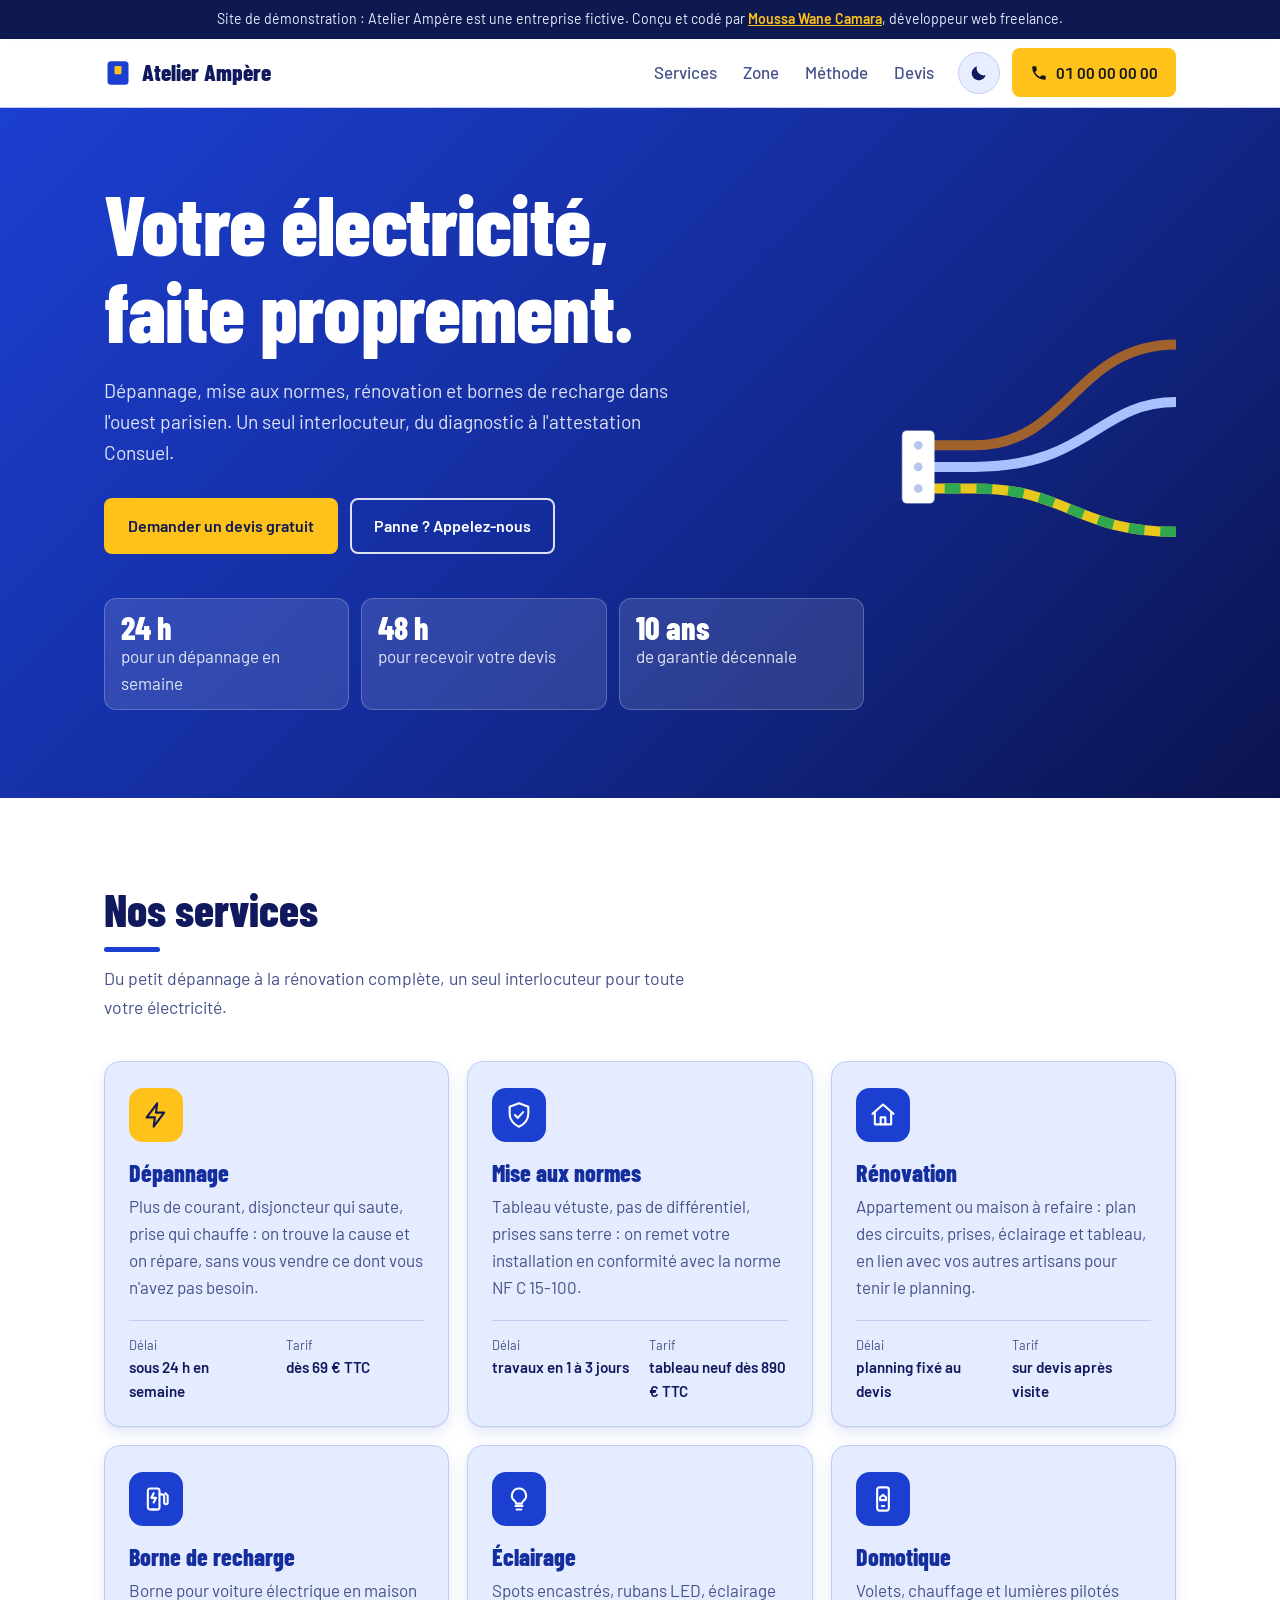
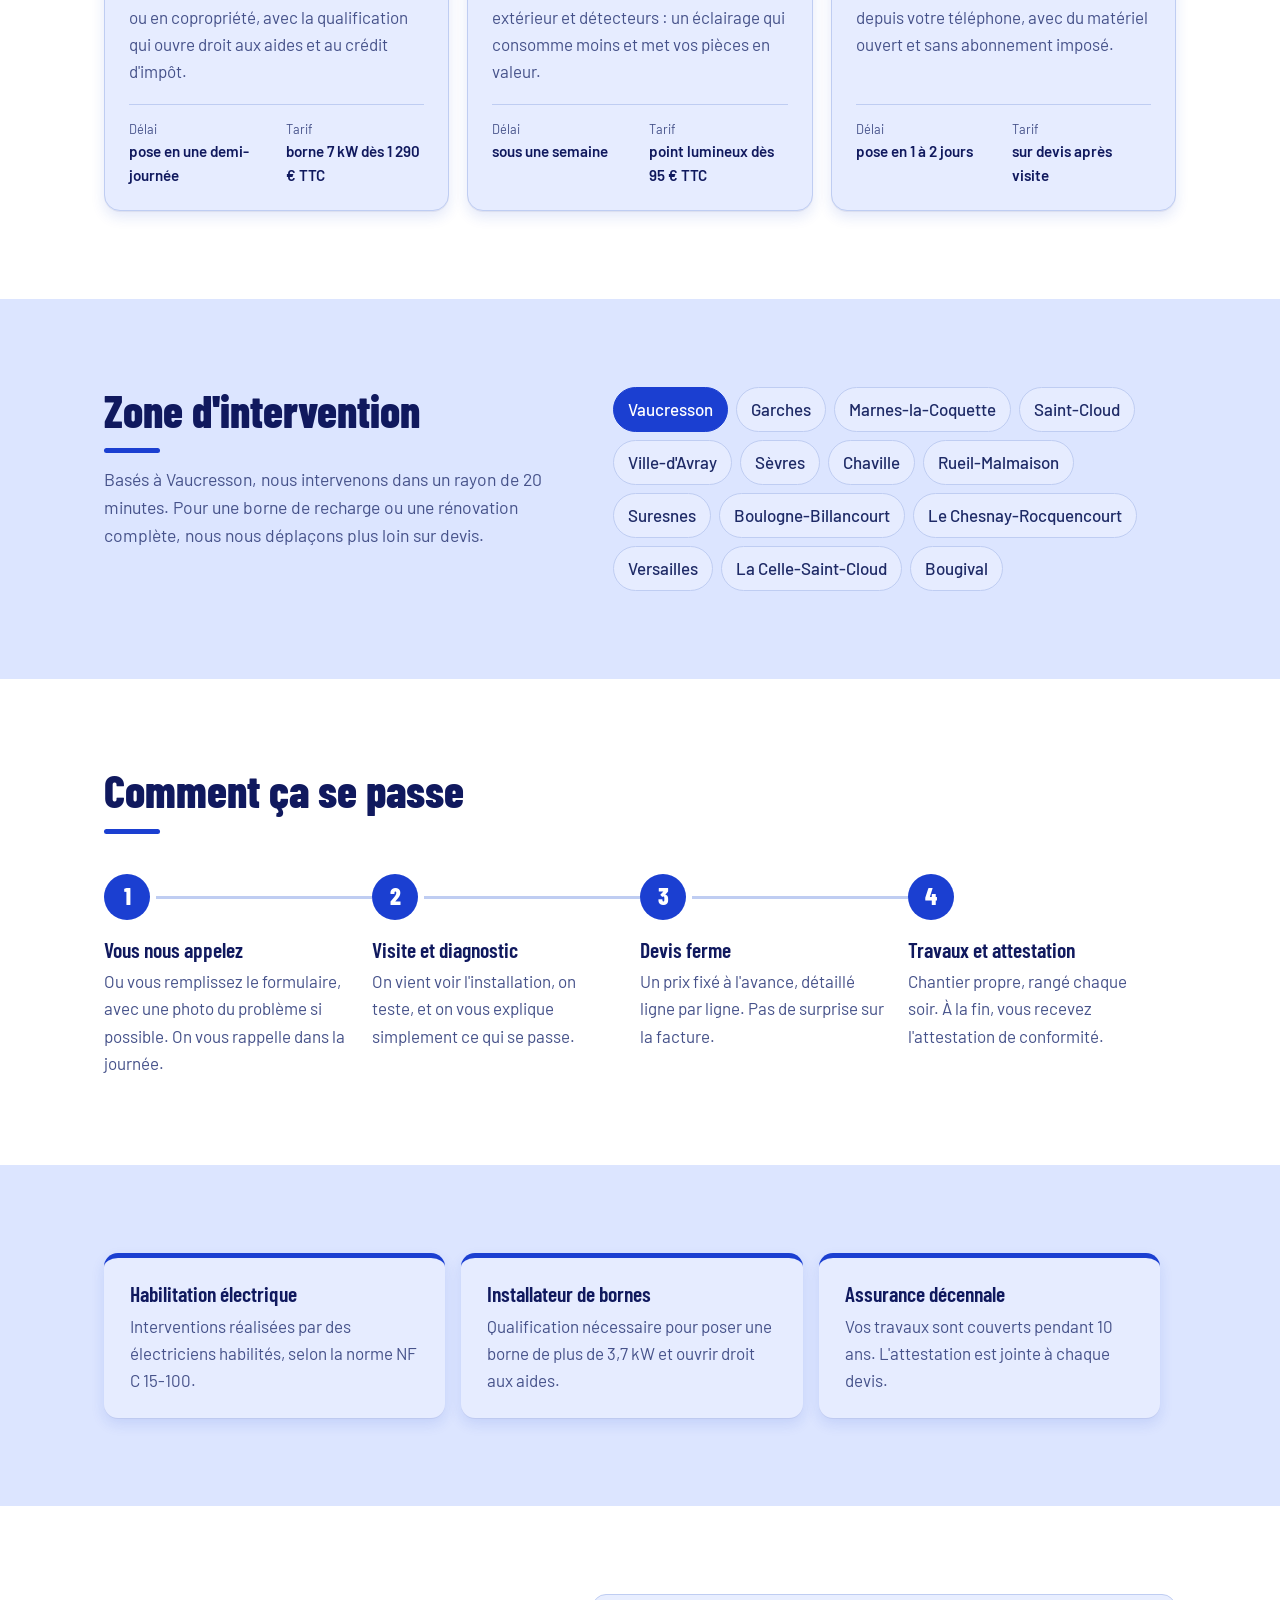
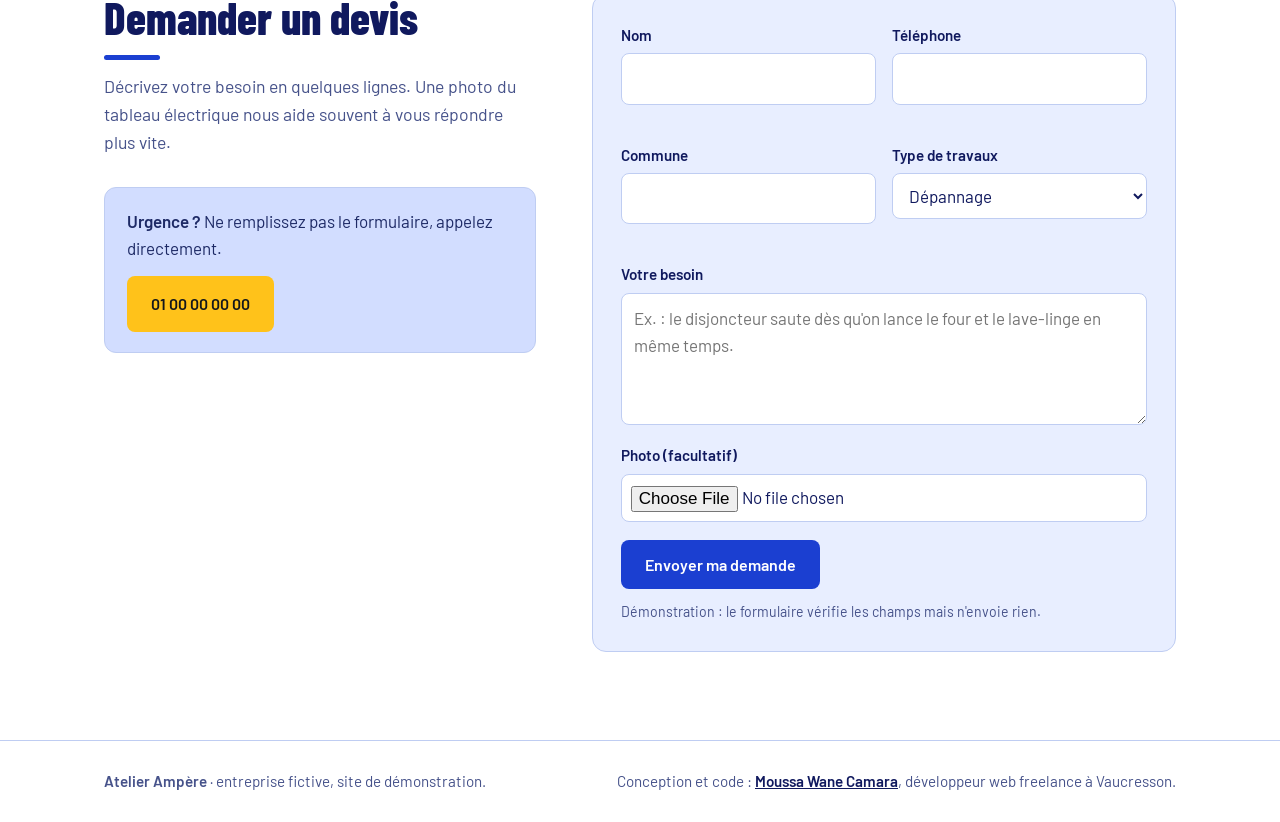
<file: demo/electricien/index.html>
<!DOCTYPE html>
<html lang="fr">
<head>
  <meta charset="UTF-8">
  <meta name="viewport" content="width=device-width, initial-scale=1.0">
  <title>Atelier Ampère — Électricien à Vaucresson (site de démonstration)</title>
  <meta name="description" content="Site vitrine de démonstration pour un électricien fictif à Vaucresson : dépannage, mise aux normes, rénovation, bornes de recharge. Conçu par Moussa Wane Camara.">
  <meta name="robots" content="noindex">
  <link rel="icon" type="image/svg+xml" href="data:image/svg+xml,<svg xmlns='http://www.w3.org/2000/svg' viewBox='0 0 24 24'><rect x='3' y='2' width='18' height='20' rx='3' fill='%231B3FD1'/><rect x='9' y='6' width='6' height='7' rx='1' fill='%23FFC21A'/></svg>">

  <!-- Thème appliqué AVANT l'affichage, pour éviter un flash blanc en mode sombre -->
  <script>
    (function () {
      var theme = null;
      try { theme = localStorage.getItem('ampere-theme'); } catch (e) {}
      if (!theme) theme = window.matchMedia('(prefers-color-scheme: dark)').matches ? 'sombre' : 'clair';
      document.documentElement.setAttribute('data-theme', theme);
    })();
  </script>
  <link rel="stylesheet" href="style.css?v=7">
</head>
<body>

  <!-- Bandeau d'honnêteté : c'est un projet de portfolio, pas une vraie entreprise -->
  <div class="bandeau-demo">
    <p>Site de démonstration : Atelier Ampère est une entreprise fictive. Conçu et codé par
      <a href="/">Moussa Wane Camara</a>, développeur web freelance.</p>
  </div>

  <header class="entete">
    <div class="conteneur entete-ligne">
      <a href="#haut" class="logo" aria-label="Atelier Ampère, retour en haut">
        <svg viewBox="0 0 24 24" aria-hidden="true"><rect x="3" y="2" width="18" height="20" rx="3"/><rect class="logo-manette" x="9" y="6" width="6" height="7" rx="1"/></svg>
        <span>Atelier Ampère</span>
      </a>

      <nav class="nav" aria-label="Navigation principale">
        <a href="#services">Services</a>
        <a href="#zone">Zone</a>
        <a href="#methode">Méthode</a>
        <a href="#devis">Devis</a>
      </nav>

      <div class="entete-actions">
        <button type="button" class="bouton-theme" id="boutonTheme" aria-label="Passer en mode sombre">
          <svg class="icone-lune" viewBox="0 0 24 24" aria-hidden="true"><path d="M20 14.5A8.5 8.5 0 0 1 9.5 4a8.5 8.5 0 1 0 10.5 10.5z"/></svg>
          <svg class="icone-soleil" viewBox="0 0 24 24" aria-hidden="true"><circle cx="12" cy="12" r="4.5"/><path d="M12 1.5v3M12 19.5v3M1.5 12h3M19.5 12h3M4.6 4.6l2.1 2.1M17.3 17.3l2.1 2.1M4.6 19.4l2.1-2.1M17.3 6.7l2.1-2.1"/></svg>
        </button>
        <a href="tel:+33100000000" class="bouton bouton-jaune bouton-appel">
          <svg viewBox="0 0 24 24" aria-hidden="true"><path d="M6.6 10.8a15.1 15.1 0 0 0 6.6 6.6l2.2-2.2a1 1 0 0 1 1-.25 11.4 11.4 0 0 0 3.6.57 1 1 0 0 1 1 1V20a1 1 0 0 1-1 1A17 17 0 0 1 3 4a1 1 0 0 1 1-1h3.5a1 1 0 0 1 1 1c0 1.25.2 2.45.57 3.57a1 1 0 0 1-.25 1z"/></svg>
          <span>01 00 00 00 00</span>
        </a>
      </div>
    </div>
  </header>

  <main id="haut">

    <!-- ================= HERO ================= -->
    <section class="hero">
      <div class="conteneur hero-grille">
        <div class="hero-texte">
          <h1>Votre électricité, faite proprement.</h1>
          <p class="hero-sous">Dépannage, mise aux normes, rénovation et bornes de recharge dans l'ouest parisien. Un seul interlocuteur, du diagnostic à l'attestation Consuel.</p>
          <div class="hero-boutons">
            <a href="#devis" class="bouton bouton-plein">Demander un devis gratuit</a>
            <a href="tel:+33100000000" class="bouton bouton-contour">Panne ? Appelez-nous</a>
          </div>
          <ul class="hero-preuves">
            <li><strong>24 h</strong> pour un dépannage en semaine</li>
            <li><strong>48 h</strong> pour recevoir votre devis</li>
            <li><strong>10 ans</strong> de garantie décennale</li>
          </ul>
        </div>

        <!-- Les trois fils d'une installation : phase, neutre, terre -->
        <div class="hero-fils" aria-hidden="true">
          <svg viewBox="0 0 400 420" preserveAspectRatio="xMidYMid meet">
            <path class="fil fil-phase"  d="M400 70 C 260 70, 250 210, 120 210 L 40 210"/>
            <path class="fil fil-neutre" d="M400 150 C 290 150, 280 240, 120 240 L 40 240"/>
            <path class="fil fil-terre-fond" d="M400 330 C 260 330, 250 270, 120 270 L 40 270"/>
            <path class="fil-terre" d="M400 330 C 260 330, 250 270, 120 270 L 40 270"/>
            <rect class="bornier" x="20" y="190" width="44" height="100" rx="6"/>
            <circle class="vis" cx="42" cy="210" r="6"/><circle class="vis" cx="42" cy="240" r="6"/><circle class="vis" cx="42" cy="270" r="6"/>
          </svg>
        </div>
      </div>
    </section>

    <!-- ================= SERVICES : cartes avec icônes ================= -->
    <section class="section" id="services">
      <div class="conteneur">
        <h2>Nos services</h2>
        <p class="section-intro">Du petit dépannage à la rénovation complète, un seul interlocuteur pour toute votre électricité.</p>

        <ul class="services">
          <li class="service">
            <span class="service-icone" aria-hidden="true"><svg viewBox="0 0 24 24"><path d='M13 2 4 14h7l-1 8 9-12h-7l1-8z'/></svg></span>
            <h3>Dépannage</h3>
            <p>Plus de courant, disjoncteur qui saute, prise qui chauffe : on trouve la cause et on répare, sans vous vendre ce dont vous n'avez pas besoin.</p>
            <dl class="service-infos">
              <div><dt>Délai</dt><dd>sous 24 h en semaine</dd></div>
              <div><dt>Tarif</dt><dd>dès 69 € TTC</dd></div>
            </dl>
          </li>
          <li class="service">
            <span class="service-icone" aria-hidden="true"><svg viewBox="0 0 24 24"><path d='M12 2 4 5v6c0 5 3.4 9.3 8 11 4.6-1.7 8-6 8-11V5l-8-3z'/><path d='m8.5 12 2.5 2.5 4.5-5'/></svg></span>
            <h3>Mise aux normes</h3>
            <p>Tableau vétuste, pas de différentiel, prises sans terre : on remet votre installation en conformité avec la norme NF C 15-100.</p>
            <dl class="service-infos">
              <div><dt>Délai</dt><dd>travaux en 1 à 3 jours</dd></div>
              <div><dt>Tarif</dt><dd>tableau neuf dès 890 € TTC</dd></div>
            </dl>
          </li>
          <li class="service">
            <span class="service-icone" aria-hidden="true"><svg viewBox="0 0 24 24"><path d='M3 11 12 3l9 8'/><path d='M5 10v10h14V10'/><path d='M10 20v-6h4v6'/></svg></span>
            <h3>Rénovation</h3>
            <p>Appartement ou maison à refaire : plan des circuits, prises, éclairage et tableau, en lien avec vos autres artisans pour tenir le planning.</p>
            <dl class="service-infos">
              <div><dt>Délai</dt><dd>planning fixé au devis</dd></div>
              <div><dt>Tarif</dt><dd>sur devis après visite</dd></div>
            </dl>
          </li>
          <li class="service">
            <span class="service-icone" aria-hidden="true"><svg viewBox="0 0 24 24"><rect x='5' y='3' width='10' height='18' rx='2'/><path d='M8 21h4M15 8h2a2 2 0 0 1 2 2v5a1.5 1.5 0 0 0 3 0V9l-2-2'/><path d='m10 7-2 4h4l-2 4'/></svg></span>
            <h3>Borne de recharge</h3>
            <p>Borne pour voiture électrique en maison ou en copropriété, avec la qualification qui ouvre droit aux aides et au crédit d'impôt.</p>
            <dl class="service-infos">
              <div><dt>Délai</dt><dd>pose en une demi-journée</dd></div>
              <div><dt>Tarif</dt><dd>borne 7 kW dès 1 290 € TTC</dd></div>
            </dl>
          </li>
          <li class="service">
            <span class="service-icone" aria-hidden="true"><svg viewBox="0 0 24 24"><path d='M9 18h6M10 21h4'/><path d='M12 3a6 6 0 0 0-3.5 10.9c.6.5 1 1.2 1 2.1h5c0-.9.4-1.6 1-2.1A6 6 0 0 0 12 3z'/></svg></span>
            <h3>Éclairage</h3>
            <p>Spots encastrés, rubans LED, éclairage extérieur et détecteurs : un éclairage qui consomme moins et met vos pièces en valeur.</p>
            <dl class="service-infos">
              <div><dt>Délai</dt><dd>sous une semaine</dd></div>
              <div><dt>Tarif</dt><dd>point lumineux dès 95 € TTC</dd></div>
            </dl>
          </li>
          <li class="service">
            <span class="service-icone" aria-hidden="true"><svg viewBox="0 0 24 24"><rect x='7' y='2' width='10' height='20' rx='2'/><path d='M11 18h2'/><path d='M9.5 10.5 12 8.5l2.5 2V13h-5z'/></svg></span>
            <h3>Domotique</h3>
            <p>Volets, chauffage et lumières pilotés depuis votre téléphone, avec du matériel ouvert et sans abonnement imposé.</p>
            <dl class="service-infos">
              <div><dt>Délai</dt><dd>pose en 1 à 2 jours</dd></div>
              <div><dt>Tarif</dt><dd>sur devis après visite</dd></div>
            </dl>
          </li>
        </ul>
      </div>
    </section>

    <!-- ================= ZONE ================= -->
    <section class="section section-alt" id="zone">
      <div class="conteneur zone-grille">
        <div>
          <h2>Zone d'intervention</h2>
          <p class="section-intro">Basés à Vaucresson, nous intervenons dans un rayon de 20 minutes. Pour une borne de recharge ou une rénovation complète, nous nous déplaçons plus loin sur devis.</p>
        </div>
        <ul class="communes">
          <li class="commune-base">Vaucresson</li>
          <li>Garches</li><li>Marnes-la-Coquette</li><li>Saint-Cloud</li><li>Ville-d'Avray</li>
          <li>Sèvres</li><li>Chaville</li><li>Rueil-Malmaison</li><li>Suresnes</li>
          <li>Boulogne-Billancourt</li><li>Le Chesnay-Rocquencourt</li><li>Versailles</li>
          <li>La Celle-Saint-Cloud</li><li>Bougival</li>
        </ul>
      </div>
    </section>

    <!-- ================= MÉTHODE (vraie séquence : numérotée) ================= -->
    <section class="section" id="methode">
      <div class="conteneur">
        <h2>Comment ça se passe</h2>
        <ol class="etapes">
          <li>
            <span class="etape-num">1</span>
            <h3>Vous nous appelez</h3>
            <p>Ou vous remplissez le formulaire, avec une photo du problème si possible. On vous rappelle dans la journée.</p>
          </li>
          <li>
            <span class="etape-num">2</span>
            <h3>Visite et diagnostic</h3>
            <p>On vient voir l'installation, on teste, et on vous explique simplement ce qui se passe.</p>
          </li>
          <li>
            <span class="etape-num">3</span>
            <h3>Devis ferme</h3>
            <p>Un prix fixé à l'avance, détaillé ligne par ligne. Pas de surprise sur la facture.</p>
          </li>
          <li>
            <span class="etape-num">4</span>
            <h3>Travaux et attestation</h3>
            <p>Chantier propre, rangé chaque soir. À la fin, vous recevez l'attestation de conformité.</p>
          </li>
        </ol>
      </div>
    </section>

    <!-- ================= GARANTIES ================= -->
    <section class="section section-alt">
      <div class="conteneur garanties">
        <div class="garantie">
          <h3>Habilitation électrique</h3>
          <p>Interventions réalisées par des électriciens habilités, selon la norme NF C 15-100.</p>
        </div>
        <div class="garantie">
          <h3>Installateur de bornes</h3>
          <p>Qualification nécessaire pour poser une borne de plus de 3,7 kW et ouvrir droit aux aides.</p>
        </div>
        <div class="garantie">
          <h3>Assurance décennale</h3>
          <p>Vos travaux sont couverts pendant 10 ans. L'attestation est jointe à chaque devis.</p>
        </div>
      </div>
    </section>

    <!-- ================= DEVIS ================= -->
    <section class="section" id="devis">
      <div class="conteneur devis-grille">
        <div class="devis-texte">
          <h2>Demander un devis</h2>
          <p class="section-intro">Décrivez votre besoin en quelques lignes. Une photo du tableau électrique nous aide souvent à vous répondre plus vite.</p>
          <div class="devis-urgence">
            <p><strong>Urgence ?</strong> Ne remplissez pas le formulaire, appelez directement.</p>
            <a href="tel:+33100000000" class="bouton bouton-jaune">01 00 00 00 00</a>
          </div>
        </div>

        <form class="formulaire" id="formulaireDevis" novalidate>
          <div class="champ">
            <label for="nom">Nom</label>
            <input type="text" id="nom" name="nom" autocomplete="name" required>
            <span class="champ-erreur" id="erreur-nom"></span>
          </div>
          <div class="champ">
            <label for="telephone">Téléphone</label>
            <input type="tel" id="telephone" name="telephone" autocomplete="tel" inputmode="tel" required>
            <span class="champ-erreur" id="erreur-telephone"></span>
          </div>
          <div class="champ">
            <label for="commune">Commune</label>
            <input type="text" id="commune" name="commune" list="liste-communes" autocomplete="address-level2" required>
            <datalist id="liste-communes">
              <option value="Vaucresson"><option value="Garches"><option value="Saint-Cloud"><option value="Sèvres"><option value="Rueil-Malmaison"><option value="Versailles">
            </datalist>
            <span class="champ-erreur" id="erreur-commune"></span>
          </div>
          <div class="champ">
            <label for="travaux">Type de travaux</label>
            <select id="travaux" name="travaux">
              <option value="depannage">Dépannage</option>
              <option value="normes">Mise aux normes</option>
              <option value="renovation">Rénovation</option>
              <option value="borne">Borne de recharge</option>
              <option value="eclairage">Éclairage</option>
              <option value="domotique">Domotique</option>
              <option value="autre">Autre</option>
            </select>
          </div>
          <div class="champ champ-large">
            <label for="message">Votre besoin</label>
            <textarea id="message" name="message" rows="4" placeholder="Ex. : le disjoncteur saute dès qu'on lance le four et le lave-linge en même temps."></textarea>
          </div>
          <div class="champ champ-large">
            <label for="photo">Photo (facultatif)</label>
            <input type="file" id="photo" name="photo" accept="image/*">
          </div>
          <div class="champ-large formulaire-bas">
            <button type="submit" class="bouton bouton-plein">Envoyer ma demande</button>
            <p class="formulaire-note">Démonstration : le formulaire vérifie les champs mais n'envoie rien.</p>
          </div>
          <p class="formulaire-merci champ-large" id="merci" role="status" hidden></p>
        </form>
      </div>
    </section>
  </main>

  <footer class="pied">
    <div class="conteneur pied-ligne">
      <p><strong>Atelier Ampère</strong> · entreprise fictive, site de démonstration.</p>
      <p>Conception et code : <a href="/">Moussa Wane Camara</a>, développeur web freelance à Vaucresson.</p>
    </div>
  </footer>

  <script src="app.js?v=2"></script>
</body>
</html>
</file>
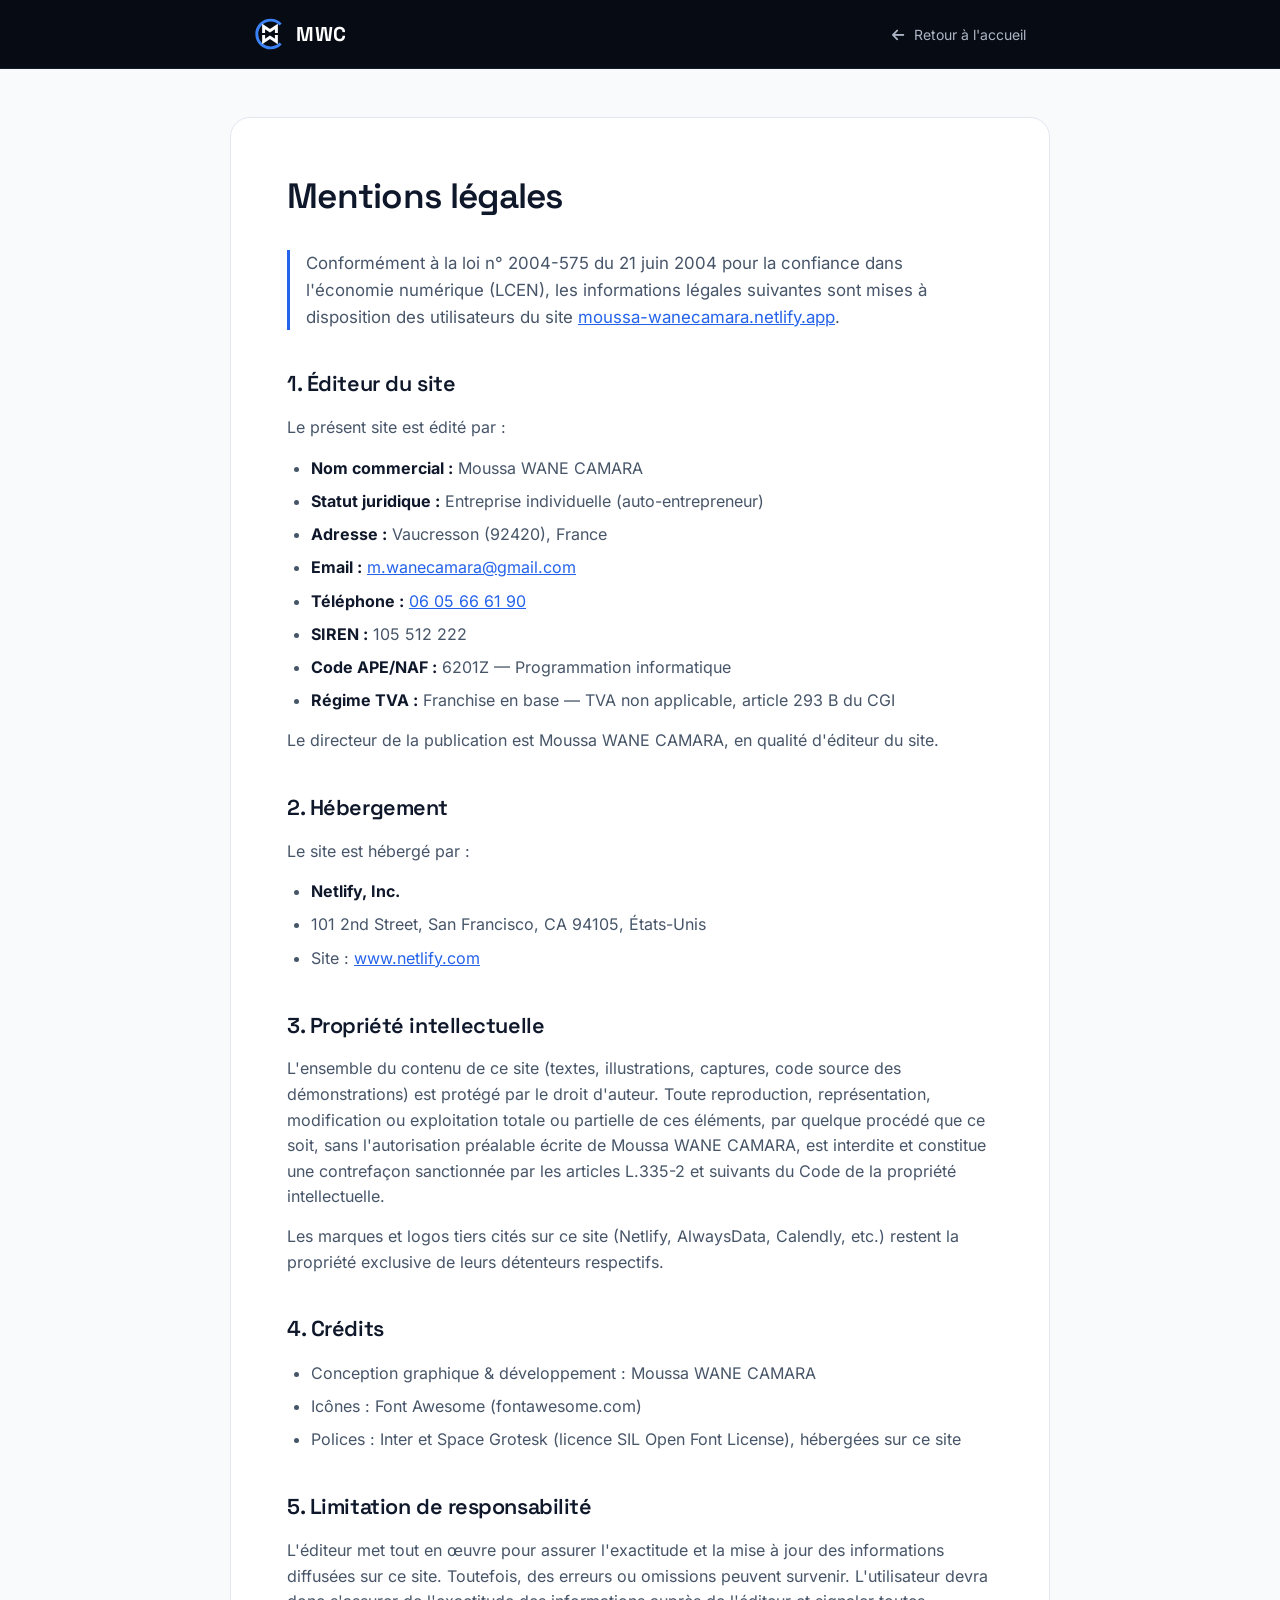
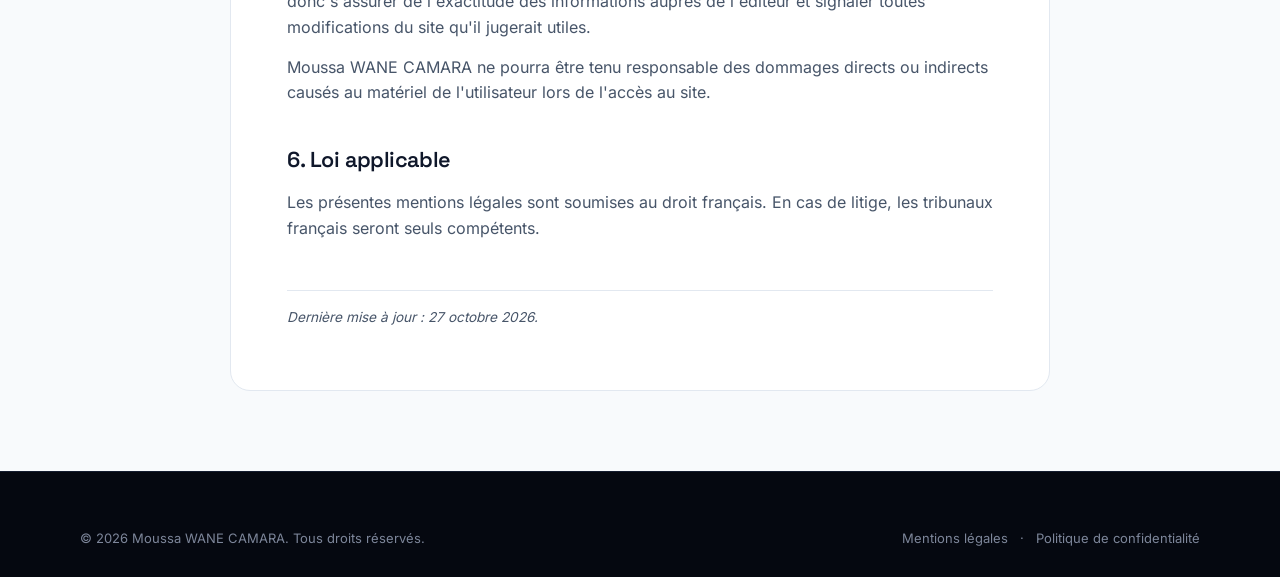
<file: mentions-legales.html>
<!DOCTYPE html>
<html lang="fr">
<head>
  <meta charset="UTF-8">
  <meta name="viewport" content="width=device-width, initial-scale=1.0">
  <title>Mentions légales — Moussa WANE CAMARA, dev web freelance</title>
  <link rel="icon" href="/assets/favicon.svg" type="image/svg+xml">
  <link rel="apple-touch-icon" href="/assets/apple-touch-icon.png">
  <meta name="description" content="Mentions légales du site moussa-wanecamara.netlify.app : éditeur, hébergeur, propriété intellectuelle.">
  <meta name="robots" content="index, follow">
  <link rel="stylesheet" href="assets/fonts/fonts.css">
  <link rel="stylesheet" href="assets/vendor/fontawesome/css/all.min.css">
  <link rel="stylesheet" href="assets/style.css?v=9">
</head>
<body>

<header class="topnav">
  <div class="topnav-inner">
    <a href="/" class="logo" aria-label="MWC, retour à l'accueil"><svg class="logo-mark" viewBox="0 0 120 120" aria-hidden="true" focusable="false"><path d="M100,24 A52,52 0 1,0 100,96" fill="none" stroke="#3B82F6" stroke-width="11"></path><polyline points="36,56 36,32 60,48 84,32 84,56" fill="none" stroke="currentColor" stroke-width="11"></polyline><polyline points="36,64 36,88 60,72 84,88 84,64" fill="none" stroke="currentColor" stroke-width="11"></polyline></svg><span>MWC</span></a>
    <a href="/" class="topnav-back"><i class="fa-solid fa-arrow-left" aria-hidden="true"></i> Retour à l'accueil</a>
  </div>
</header>

<main class="legal-page">
  <h1>Mentions légales</h1>
  <p class="legal-intro">
    Conformément à la loi n° 2004-575 du 21 juin 2004 pour la confiance dans
    l'économie numérique (LCEN), les informations légales suivantes sont mises
    à disposition des utilisateurs du site
    <a href="https://moussa-wanecamara.netlify.app">moussa-wanecamara.netlify.app</a>.
  </p>

  <section>
    <h2>1. Éditeur du site</h2>
    <p>
      Le présent site est édité par&nbsp;:
    </p>
    <ul>
      <li><strong>Nom commercial&nbsp;:</strong> Moussa WANE CAMARA</li>
      <li><strong>Statut juridique&nbsp;:</strong> Entreprise individuelle (auto-entrepreneur)</li>
      <li><strong>Adresse&nbsp;:</strong> Vaucresson (92420), France</li>
      <li><strong>Email&nbsp;:</strong> <a href="mailto:m.wanecamara@gmail.com">m.wanecamara@gmail.com</a></li>
      <li><strong>Téléphone&nbsp;:</strong> <a href="tel:+33605666190">06 05 66 61 90</a></li>
      <li><strong>SIREN&nbsp;:</strong> 105 512 222</li>
      <li><strong>Code APE/NAF&nbsp;:</strong> 6201Z — Programmation informatique</li>
      <li><strong>Régime TVA&nbsp;:</strong> Franchise en base — TVA non applicable, article 293 B du CGI</li>
    </ul>
    <p>
      Le directeur de la publication est Moussa WANE CAMARA, en qualité d'éditeur du site.
    </p>
  </section>

  <section>
    <h2>2. Hébergement</h2>
    <p>
      Le site est hébergé par&nbsp;:
    </p>
    <ul>
      <li><strong>Netlify, Inc.</strong></li>
      <li>101 2nd Street, San Francisco, CA 94105, États-Unis</li>
      <li>Site&nbsp;: <a href="https://www.netlify.com" target="_blank" rel="noopener">www.netlify.com</a></li>
    </ul>
  </section>

  <section>
    <h2>3. Propriété intellectuelle</h2>
    <p>
      L'ensemble du contenu de ce site (textes, illustrations, captures, code
      source des démonstrations) est protégé par le droit d'auteur. Toute
      reproduction, représentation, modification ou exploitation totale ou
      partielle de ces éléments, par quelque procédé que ce soit, sans
      l'autorisation préalable écrite de Moussa WANE CAMARA, est interdite et
      constitue une contrefaçon sanctionnée par les articles L.335-2 et
      suivants du Code de la propriété intellectuelle.
    </p>
    <p>
      Les marques et logos tiers cités sur ce site (Netlify, AlwaysData,
      Calendly, etc.) restent la propriété exclusive de leurs détenteurs
      respectifs.
    </p>
  </section>

  <section>
    <h2>4. Crédits</h2>
    <ul>
      <li>Conception graphique &amp; développement&nbsp;: Moussa WANE CAMARA</li>
      <li>Icônes&nbsp;: Font Awesome (fontawesome.com)</li>
      <li>Polices&nbsp;: Inter et Space Grotesk (licence SIL Open Font License), hébergées sur ce site</li>
    </ul>
  </section>

  <section>
    <h2>5. Limitation de responsabilité</h2>
    <p>
      L'éditeur met tout en œuvre pour assurer l'exactitude et la mise à jour
      des informations diffusées sur ce site. Toutefois, des erreurs ou
      omissions peuvent survenir. L'utilisateur devra donc s'assurer de
      l'exactitude des informations auprès de l'éditeur et signaler toutes
      modifications du site qu'il jugerait utiles.
    </p>
    <p>
      Moussa WANE CAMARA ne pourra être tenu responsable des dommages directs
      ou indirects causés au matériel de l'utilisateur lors de l'accès au site.
    </p>
  </section>

  <section>
    <h2>6. Loi applicable</h2>
    <p>
      Les présentes mentions légales sont soumises au droit français. En cas
      de litige, les tribunaux français seront seuls compétents.
    </p>
  </section>

  <p class="legal-update">Dernière mise à jour&nbsp;: 27 octobre 2026.</p>
</main>

<footer>
  <div class="footer-bottom" style="padding-top: 0">
    <p>&copy; 2026 Moussa WANE CAMARA. Tous droits réservés.</p>
    <p class="footer-legal">
      <a href="/mentions-legales.html">Mentions légales</a>
      <span aria-hidden="true">·</span>
      <a href="/politique-de-confidentialite.html">Politique de confidentialité</a>
    </p>
  </div>
</footer>

</body>
</html>
</file>
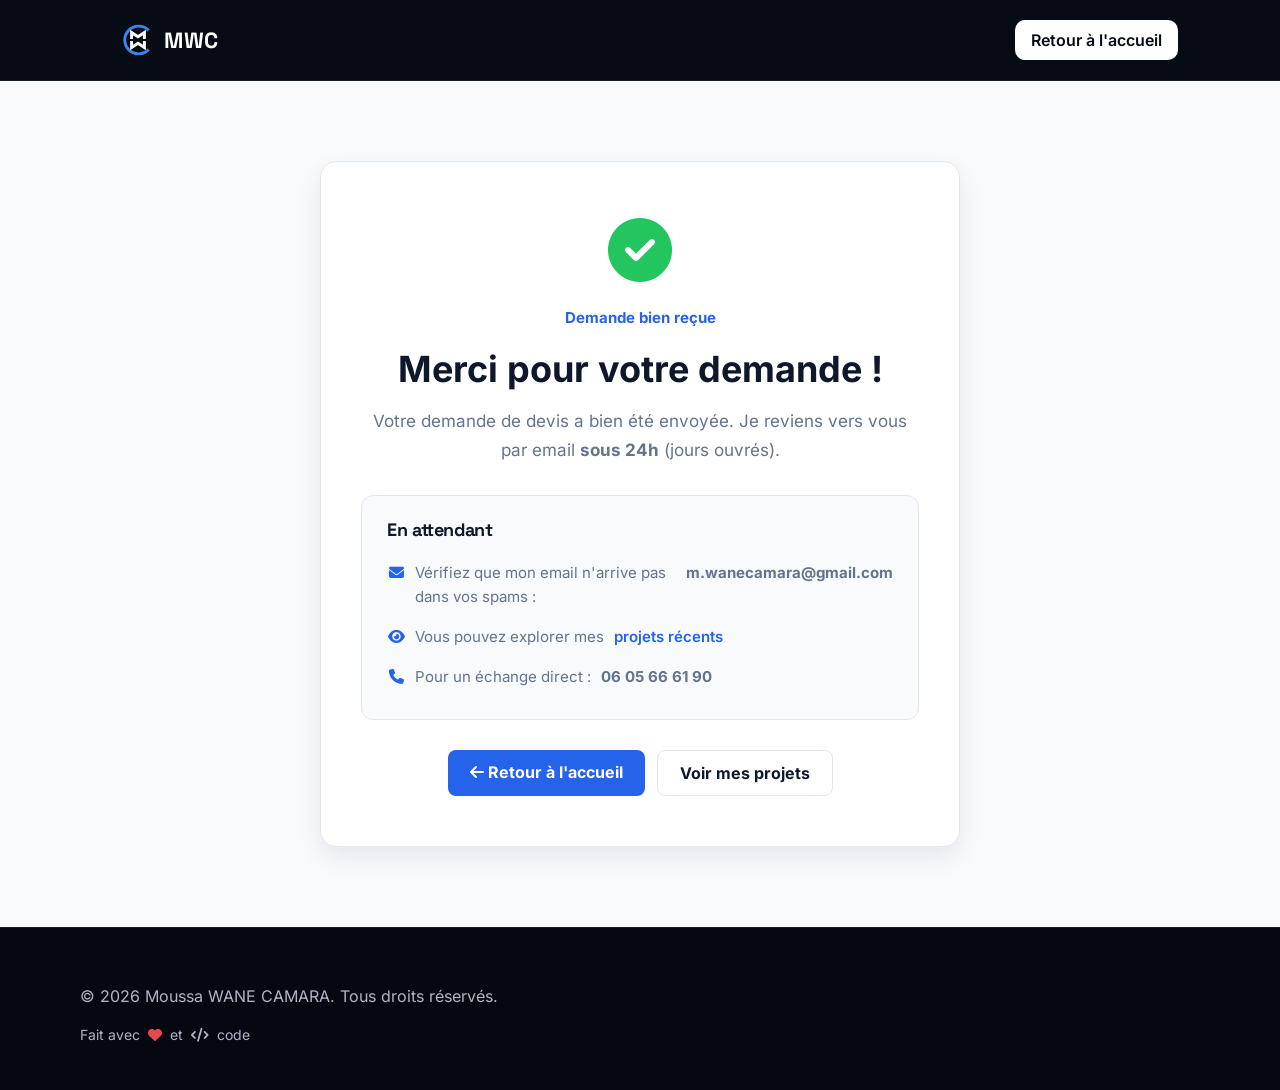
<file: merci.html>
<!DOCTYPE html>
<html lang="fr">
<head>
  <meta charset="UTF-8">
  <meta name="viewport" content="width=device-width, initial-scale=1.0">
  <title>Merci pour votre demande — Moussa WANE CAMARA</title>

  <meta name="description" content="Merci pour votre demande de devis. Je reviens vers vous sous 24h.">
  <meta name="robots" content="noindex, nofollow">
  <meta name="theme-color" content="#020817">

  <link rel="icon" href="/assets/favicon.svg" type="image/svg+xml">
  <link rel="apple-touch-icon" href="/assets/apple-touch-icon.png">

  <link rel="stylesheet" href="assets/fonts/fonts.css">
  <link rel="stylesheet" href="assets/vendor/fontawesome/css/all.min.css">
  <link rel="stylesheet" href="assets/style.css?v=9">
</head>
<body>

  <header>
    <nav>
      <a href="/" class="logo" aria-label="MWC, retour à l'accueil"><svg class="logo-mark" viewBox="0 0 120 120" aria-hidden="true" focusable="false"><path d="M100,24 A52,52 0 1,0 100,96" fill="none" stroke="#3B82F6" stroke-width="11"></path><polyline points="36,56 36,32 60,48 84,32 84,56" fill="none" stroke="currentColor" stroke-width="11"></polyline><polyline points="36,64 36,88 60,72 84,88 84,64" fill="none" stroke="currentColor" stroke-width="11"></polyline></svg><span>MWC</span></a>
      <div class="nav-links" id="nav-links">
        <a href="/" class="nav-btn">Retour à l'accueil</a>
      </div>
    </nav>
  </header>

  <main>
    <section class="merci-section">
      <div class="merci-card">
        <div class="merci-icon" aria-hidden="true">
          <i class="fa-solid fa-circle-check"></i>
        </div>

        <span class="section-label">Demande bien reçue</span>
        <h1>Merci pour votre demande !</h1>

        <p class="merci-lead">
          Votre demande de devis a bien été envoyée.
          Je reviens vers vous par email <strong>sous 24h</strong> (jours ouvrés).
        </p>

        <div class="merci-next">
          <h2>En attendant</h2>
          <ul>
            <li><i class="fa-solid fa-envelope" aria-hidden="true"></i> Vérifiez que mon email n'arrive pas dans vos spams : <strong>m.wanecamara@gmail.com</strong></li>
            <li><i class="fa-solid fa-eye" aria-hidden="true"></i> Vous pouvez explorer mes <a href="/#projets">projets récents</a></li>
            <li><i class="fa-solid fa-phone" aria-hidden="true"></i> Pour un échange direct : <strong>06 05 66 61 90</strong></li>
          </ul>
        </div>

        <div class="merci-actions">
          <a href="/" class="btn btn-primary">
            <i class="fa-solid fa-arrow-left" aria-hidden="true"></i> Retour à l'accueil
          </a>
          <a href="/#projets" class="btn btn-secondary" style="color:#0f172a; border-color:#e2e8f0;">
            Voir mes projets
          </a>
        </div>
      </div>
    </section>
  </main>

  <footer>
    <p>&copy; 2026 Moussa WANE CAMARA. Tous droits réservés.</p>
    <p class="footer-tagline">
      Fait avec <i class="fa-solid fa-heart" aria-hidden="true" style="color:#e24b4a"></i>
      et <i class="fa-solid fa-code" aria-hidden="true"></i> code
    </p>
  </footer>

</body>
</html>
</file>
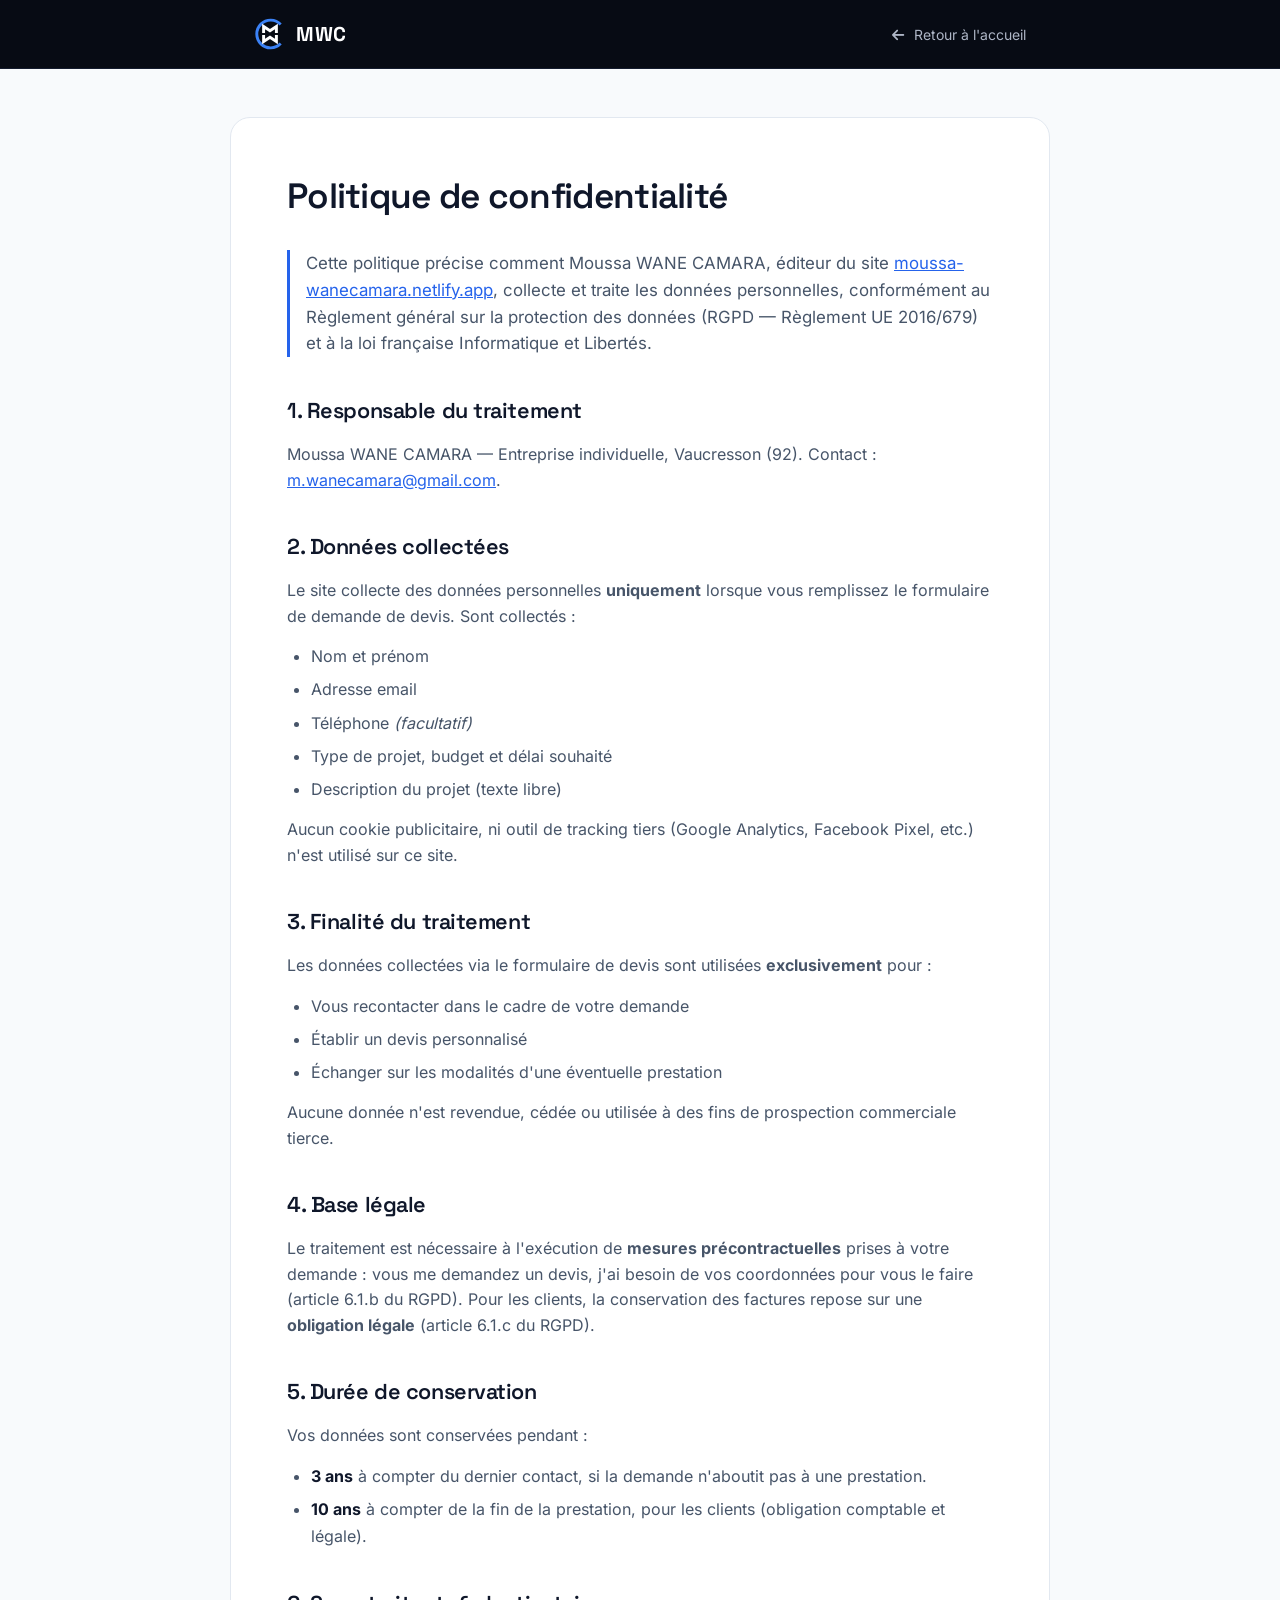
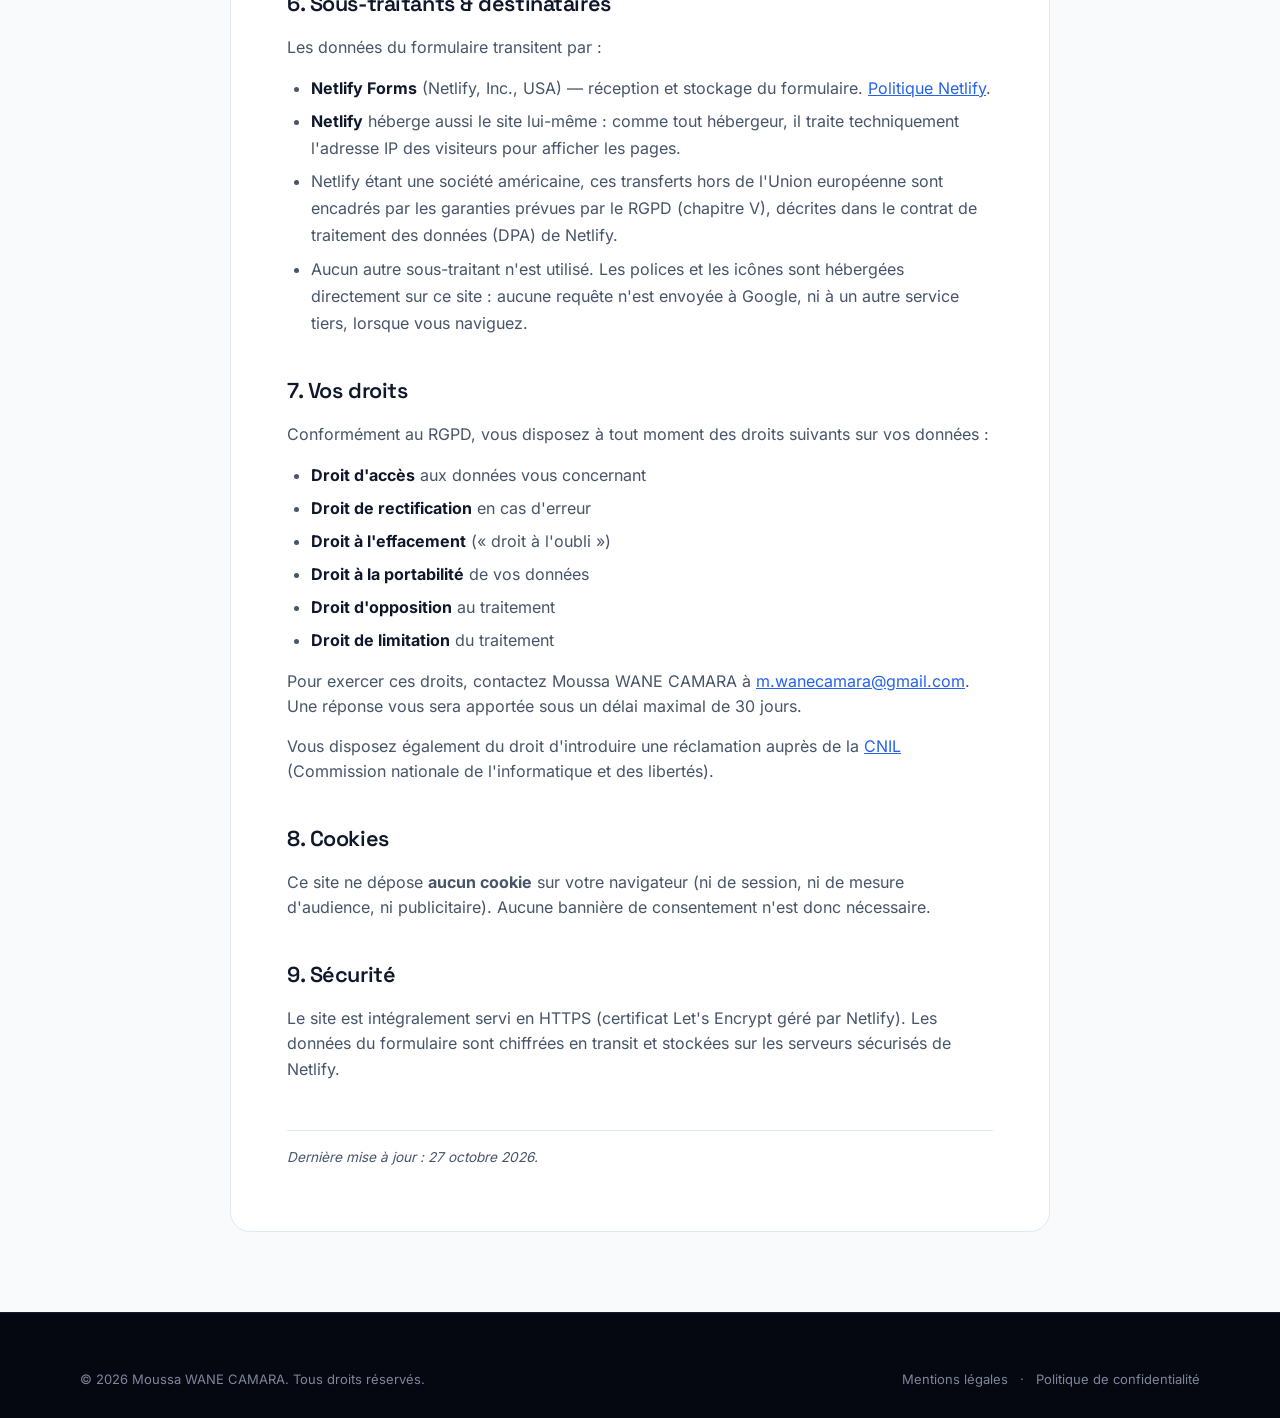
<file: politique-de-confidentialite.html>
<!DOCTYPE html>
<html lang="fr">
<head>
  <meta charset="UTF-8">
  <meta name="viewport" content="width=device-width, initial-scale=1.0">
  <title>Politique de confidentialité — Moussa WANE CAMARA</title>
  <link rel="icon" href="/assets/favicon.svg" type="image/svg+xml">
  <link rel="apple-touch-icon" href="/assets/apple-touch-icon.png">
  <meta name="description" content="Politique de confidentialité du site moussa-wanecamara.netlify.app : données collectées via le formulaire de devis, finalités, durée de conservation, droits RGPD.">
  <meta name="robots" content="index, follow">
  <link rel="stylesheet" href="assets/fonts/fonts.css">
  <link rel="stylesheet" href="assets/vendor/fontawesome/css/all.min.css">
  <link rel="stylesheet" href="assets/style.css?v=9">
</head>
<body>

<header class="topnav">
  <div class="topnav-inner">
    <a href="/" class="logo" aria-label="MWC, retour à l'accueil"><svg class="logo-mark" viewBox="0 0 120 120" aria-hidden="true" focusable="false"><path d="M100,24 A52,52 0 1,0 100,96" fill="none" stroke="#3B82F6" stroke-width="11"></path><polyline points="36,56 36,32 60,48 84,32 84,56" fill="none" stroke="currentColor" stroke-width="11"></polyline><polyline points="36,64 36,88 60,72 84,88 84,64" fill="none" stroke="currentColor" stroke-width="11"></polyline></svg><span>MWC</span></a>
    <a href="/" class="topnav-back"><i class="fa-solid fa-arrow-left" aria-hidden="true"></i> Retour à l'accueil</a>
  </div>
</header>

<main class="legal-page">
  <h1>Politique de confidentialité</h1>
  <p class="legal-intro">
    Cette politique précise comment Moussa WANE CAMARA, éditeur du site
    <a href="https://moussa-wanecamara.netlify.app">moussa-wanecamara.netlify.app</a>,
    collecte et traite les données personnelles, conformément au Règlement
    général sur la protection des données (RGPD — Règlement UE 2016/679) et
    à la loi française Informatique et Libertés.
  </p>

  <section>
    <h2>1. Responsable du traitement</h2>
    <p>
      Moussa WANE CAMARA — Entreprise individuelle, Vaucresson (92).
      Contact&nbsp;: <a href="mailto:m.wanecamara@gmail.com">m.wanecamara@gmail.com</a>.
    </p>
  </section>

  <section>
    <h2>2. Données collectées</h2>
    <p>
      Le site collecte des données personnelles <strong>uniquement</strong>
      lorsque vous remplissez le formulaire de demande de devis. Sont
      collectés&nbsp;:
    </p>
    <ul>
      <li>Nom et prénom</li>
      <li>Adresse email</li>
      <li>Téléphone <em>(facultatif)</em></li>
      <li>Type de projet, budget et délai souhaité</li>
      <li>Description du projet (texte libre)</li>
    </ul>
    <p>
      Aucun cookie publicitaire, ni outil de tracking tiers (Google Analytics,
      Facebook Pixel, etc.) n'est utilisé sur ce site.
    </p>
  </section>

  <section>
    <h2>3. Finalité du traitement</h2>
    <p>
      Les données collectées via le formulaire de devis sont utilisées
      <strong>exclusivement</strong> pour&nbsp;:
    </p>
    <ul>
      <li>Vous recontacter dans le cadre de votre demande</li>
      <li>Établir un devis personnalisé</li>
      <li>Échanger sur les modalités d'une éventuelle prestation</li>
    </ul>
    <p>
      Aucune donnée n'est revendue, cédée ou utilisée à des fins de
      prospection commerciale tierce.
    </p>
  </section>

  <section>
    <h2>4. Base légale</h2>
    <p>
      Le traitement est nécessaire à l'exécution de <strong>mesures
      précontractuelles</strong> prises à votre demande&nbsp;: vous me demandez
      un devis, j'ai besoin de vos coordonnées pour vous le faire
      (article 6.1.b du RGPD). Pour les clients, la conservation des factures
      repose sur une <strong>obligation légale</strong> (article 6.1.c du RGPD).
    </p>
  </section>

  <section>
    <h2>5. Durée de conservation</h2>
    <p>
      Vos données sont conservées pendant&nbsp;:
    </p>
    <ul>
      <li><strong>3 ans</strong> à compter du dernier contact, si la demande
        n'aboutit pas à une prestation.</li>
      <li><strong>10 ans</strong> à compter de la fin de la prestation, pour
        les clients (obligation comptable et légale).</li>
    </ul>
  </section>

  <section>
    <h2>6. Sous-traitants &amp; destinataires</h2>
    <p>
      Les données du formulaire transitent par&nbsp;:
    </p>
    <ul>
      <li><strong>Netlify Forms</strong> (Netlify, Inc., USA) — réception et
        stockage du formulaire. <a href="https://www.netlify.com/privacy/" target="_blank" rel="noopener">Politique Netlify</a>.</li>
      <li><strong>Netlify</strong> héberge aussi le site lui-même&nbsp;: comme
        tout hébergeur, il traite techniquement l'adresse IP des visiteurs pour
        afficher les pages.</li>
      <li>Netlify étant une société américaine, ces transferts hors de l'Union
        européenne sont encadrés par les garanties prévues par le RGPD (chapitre V),
        décrites dans le contrat de traitement des données (DPA) de Netlify.</li>
      <li>Aucun autre sous-traitant n'est utilisé. Les polices et les icônes sont
        hébergées directement sur ce site&nbsp;: aucune requête n'est envoyée à
        Google, ni à un autre service tiers, lorsque vous naviguez.</li>
    </ul>
  </section>

  <section>
    <h2>7. Vos droits</h2>
    <p>
      Conformément au RGPD, vous disposez à tout moment des droits suivants
      sur vos données&nbsp;:
    </p>
    <ul>
      <li><strong>Droit d'accès</strong> aux données vous concernant</li>
      <li><strong>Droit de rectification</strong> en cas d'erreur</li>
      <li><strong>Droit à l'effacement</strong> (« droit à l'oubli »)</li>
      <li><strong>Droit à la portabilité</strong> de vos données</li>
      <li><strong>Droit d'opposition</strong> au traitement</li>
      <li><strong>Droit de limitation</strong> du traitement</li>
    </ul>
    <p>
      Pour exercer ces droits, contactez Moussa WANE CAMARA à
      <a href="mailto:m.wanecamara@gmail.com">m.wanecamara@gmail.com</a>.
      Une réponse vous sera apportée sous un délai maximal de 30 jours.
    </p>
    <p>
      Vous disposez également du droit d'introduire une réclamation auprès de
      la <a href="https://www.cnil.fr" target="_blank" rel="noopener">CNIL</a>
      (Commission nationale de l'informatique et des libertés).
    </p>
  </section>

  <section>
    <h2>8. Cookies</h2>
    <p>
      Ce site ne dépose <strong>aucun cookie</strong> sur votre navigateur
      (ni de session, ni de mesure d'audience, ni publicitaire). Aucune
      bannière de consentement n'est donc nécessaire.
    </p>
  </section>

  <section>
    <h2>9. Sécurité</h2>
    <p>
      Le site est intégralement servi en HTTPS (certificat Let's Encrypt
      géré par Netlify). Les données du formulaire sont chiffrées en transit
      et stockées sur les serveurs sécurisés de Netlify.
    </p>
  </section>

  <p class="legal-update">Dernière mise à jour&nbsp;: 27 octobre 2026.</p>
</main>

<footer>
  <div class="footer-bottom" style="padding-top: 0">
    <p>&copy; 2026 Moussa WANE CAMARA. Tous droits réservés.</p>
    <p class="footer-legal">
      <a href="/mentions-legales.html">Mentions légales</a>
      <span aria-hidden="true">·</span>
      <a href="/politique-de-confidentialite.html">Politique de confidentialité</a>
    </p>
  </div>
</footer>

</body>
</html>
</file>
<file: assets/style.css>
/* =========================
   VARIABLES COULEURS
========================= */
:root {
  --primary: #2563eb;
  --primary-hover: #1d4ed8;

  --dark-bg: #020817;
  --dark-bg-2: #041735;
  --dark-card: #0b1730;

  --white: #ffffff;
  --light-bg: #f8fafc;

  --text-dark: #0f172a;
  --text-muted: #64748b;

  --text-light: #ffffff;
  --text-light-muted: #cbd5e1;

  --border-light: #e2e8f0;
  --border-dark: rgba(255, 255, 255, 0.08);

  --shadow: 0 10px 25px rgba(15, 23, 42, 0.08);
}

/* =========================
   RESET + BASE
========================= */
html { scroll-behavior: smooth; }
* { margin: 0; padding: 0; box-sizing: border-box; }
body { background-color: var(--light-bg); font-family: 'Inter', Arial, sans-serif; color: var(--text-dark); }
main { max-width: 1200px; margin: auto; }
h2 { font-size: 36px; margin-bottom: 40px; color: var(--text-dark); text-align: center; }
p { line-height: 1.6; }

/* HEADER / NAVBAR */
header { background: linear-gradient(135deg, var(--dark-bg) 0%, var(--dark-bg-2) 55%, var(--dark-bg) 100%); padding: 20px 8%; position: sticky; top: 0; border-bottom: 1px solid var(--border-dark); z-index: 1000; }
nav { display: flex; justify-content: space-between; align-items: center; }
nav h1 { color: var(--primary); font-size: 28px; }
.nav-links { display: flex; align-items: center; }
nav a { text-decoration: none; color: var(--text-light); margin-left: 20px; font-weight: 500; transition: 0.3s; }
nav a:hover { color: var(--primary); }
.menu-toggle { display: none; font-size: 28px; background: none; border: none; color: var(--text-light); cursor: pointer; }
.nav-btn { background-color: var(--primary); color: var(--white) !important; padding: 10px 16px; border-radius: 8px; }
.nav-btn:hover { background-color: var(--primary-hover); color: var(--white) !important; }

/* ACCUEIL / HERO */
#accueil { min-height: 90vh; padding: 90px 8%; display: flex; align-items: center; background: linear-gradient(135deg, var(--dark-bg) 0%, var(--dark-bg-2) 55%, var(--dark-bg) 100%); color: var(--text-light); border-bottom: 1px solid var(--border-dark); }
.hero-content { width: 100%; display: grid; grid-template-columns: 1.2fr 0.8fr; align-items: center; gap: 60px; }
.hero-text { max-width: 680px; }
.hero-label { color: var(--text-light); font-weight: 600; margin-bottom: 12px; display: inline-flex; align-items: center; gap: 8px; padding: 6px 14px; border: 1px solid rgba(34, 197, 94, 0.4); background-color: rgba(34, 197, 94, 0.1); border-radius: 999px; font-size: 14px; }
.status-dot { width: 9px; height: 9px; border-radius: 50%; background-color: #22c55e; box-shadow: 0 0 0 0 rgba(34, 197, 94, 0.7); animation: pulse-dot 2s infinite; }
@keyframes pulse-dot { 0% { box-shadow: 0 0 0 0 rgba(34, 197, 94, 0.7); } 70% { box-shadow: 0 0 0 8px rgba(34, 197, 94, 0); } 100% { box-shadow: 0 0 0 0 rgba(34, 197, 94, 0); } }
.hero-text h1 { font-size: 56px; line-height: 1.1; margin-bottom: 18px; color: var(--text-light); text-align: left; }
.hero-text h1 span { color: var(--primary); display: block; }
.hero-job { font-size: 20px; color: var(--text-light); font-weight: 600; margin-bottom: 14px; }
.hero-description { font-size: 18px; color: var(--text-light-muted); max-width: 600px; margin-bottom: 22px; }
.hero-image { position: relative; display: flex; justify-content: center; align-items: center; min-height: 420px; }
.hero-circle { position: absolute; width: 340px; height: 340px; border-radius: 50%; background: radial-gradient(circle, #2563eb 0%, #1d4ed8 55%, transparent 70%); opacity: 0.95; z-index: 1; }
.hero-avatar { position: relative; z-index: 2; width: 260px; height: 260px; border-radius: 50%; background: linear-gradient(135deg, #0b1730, #132a52); border: 3px solid #2563eb; color: white; display: flex; align-items: center; justify-content: center; font-size: 56px; font-weight: 700; box-shadow: 0 20px 40px rgba(0, 0, 0, 0.35); }

/* BOUTONS */
.hero-buttons { display: flex; gap: 15px; margin-top: 10px; }
.btn { display: inline-block; text-decoration: none; padding: 12px 22px; border-radius: 8px; font-weight: 700; transition: 0.3s; }
.btn-primary { background-color: var(--primary); color: var(--white); }
.btn-primary:hover { background-color: var(--primary-hover); }
.btn-secondary { background-color: transparent; color: var(--white); border: 1px solid rgba(255, 255, 255, 0.35); }
.btn-secondary:hover { background-color: var(--primary); border-color: var(--primary); color: var(--white); }
.social-links { display: flex; gap: 14px; margin-top: 25px; flex-wrap: wrap; }
.social-links a { width: 45px; height: 45px; text-decoration: none; color: var(--text-light); border: 1px solid rgba(255, 255, 255, 0.18); background-color: rgba(255, 255, 255, 0.06); border-radius: 50%; display: flex; align-items: center; justify-content: center; font-size: 20px; transition: 0.3s; }
.social-links a:hover { background-color: var(--primary); border-color: var(--primary); transform: translateY(-3px); }

/* À PROPOS */
#apropos { padding: 90px 8%; background-color: var(--white); }
.about-container { display: grid; grid-template-columns: 1fr 1fr; gap: 55px; align-items: center; }
.section-label { display: inline-block; color: var(--primary); font-weight: 700; margin-bottom: 12px; font-size: 15px; }
.about-text h2 { font-size: 42px; color: var(--text-dark); text-align: left; margin-bottom: 22px; }
.about-text p { font-size: 17px; color: var(--text-muted); line-height: 1.8; margin-bottom: 18px; max-width: 560px; }
.btn-about { margin-top: 10px; background-color: var(--primary); color: var(--white); }
.btn-about:hover { background-color: var(--primary-hover); }
.about-visual { display: grid; grid-template-columns: 1fr; gap: 25px; }
.about-profile-card { background: linear-gradient(135deg, var(--dark-bg), var(--dark-bg-2)); color: var(--text-light); border-radius: 28px; padding: 28px; border: 1px solid var(--border-dark); box-shadow: 0 20px 45px rgba(15, 23, 42, 0.25); }
.profile-badge { display: inline-block; background-color: rgba(37, 99, 235, 0.18); color: var(--text-light); border: 1px solid rgba(37, 99, 235, 0.45); padding: 7px 12px; border-radius: 999px; font-size: 13px; font-weight: 700; margin-bottom: 25px; }
.about-profile-card h3 { font-size: 52px; color: var(--primary); margin-bottom: 8px; }
.about-profile-card p { color: var(--text-light-muted); margin-bottom: 22px; font-size: 15px; }
.profile-tags { display: flex; flex-wrap: wrap; gap: 10px; }
.profile-tags span { background-color: rgba(255, 255, 255, 0.08); color: var(--text-light-muted); border: 1px solid var(--border-dark); padding: 8px 10px; border-radius: 10px; font-size: 13px; }
.about-card { background-color: var(--light-bg); padding: 22px; border-radius: 16px; border: 1px solid var(--border-light); box-shadow: var(--shadow); transition: 0.3s; }
.about-card:hover { transform: translateY(-5px); }
.about-card h3 { color: var(--text-dark); margin-bottom: 8px; font-size: 18px; }
.about-card p { color: var(--text-muted); font-size: 15px; line-height: 1.6; }
.card-icon { display: inline-flex; align-items: center; justify-content: center; margin-right: 8px; }

/* COMPÉTENCES — la déclaration finale est plus bas (ligne ~594)
   On laisse ces 2 lignes pour ne pas casser d'éventuels styles hérités,
   mais la section est désormais CLAIRE (cf. règle plus bas). */
#competences .section-label-legacy { display: none; } /* placeholder, ne plus utiliser */
.skills-grid { display: grid; grid-template-columns: repeat(6, 1fr); gap: 18px; }
.skill-card { background: rgba(255, 255, 255, 0.06); padding: 22px 14px 16px; border-radius: 12px; color: var(--text-light); border: 1px solid var(--border-dark); box-shadow: 0 10px 25px rgba(0, 0, 0, 0.20); transition: 0.3s; text-align: center; min-height: 145px; }
.skill-card:hover { transform: translateY(-5px); border-color: rgba(37, 99, 235, 0.6); }
.skill-card i { font-size: 42px; margin-bottom: 12px; }
.skill-card h3 { font-size: 14px; font-weight: 700; margin-bottom: 4px; }
.skill-card p { color: var(--text-light-muted); font-size: 12px; line-height: 1.3; margin-bottom: 12px; }
.skill-bar { width: 100%; height: 6px; background-color: rgba(255, 255, 255, 0.14); border-radius: 999px; overflow: hidden; }
.skill-bar span { display: block; height: 100%; background-color: var(--primary); border-radius: 999px; }
.html-icon { color: #e34f26; }
.css-icon { color: #1572b6; }
.js-icon { color: #f7df1e; }
.php-icon { color: #8892bf; }
.db-icon { color: #00758f; }
.git-icon { color: #f05032; }

/* PROJETS */
#projets { padding: 90px 8%; background-color: var(--white); }
#projets .section-label { display: block; color: var(--primary); font-size: 13px; font-weight: 700; text-transform: uppercase; margin-bottom: 8px; }
#projets h2 { color: var(--text-dark); font-size: 32px; text-align: left; margin-bottom: 35px; }
.projects-grid { display: grid; grid-template-columns: repeat(auto-fit, minmax(280px, 1fr)); gap: 25px; }
.project-card { background-color: var(--white); border-radius: 16px; border: 1px solid var(--border-light); box-shadow: var(--shadow); transition: 0.3s; overflow: hidden; display: flex; flex-direction: column; }
.project-card:hover { transform: translateY(-5px); box-shadow: 0 16px 35px rgba(15, 23, 42, 0.12); }
.project-card h3 { color: var(--text-dark); margin-bottom: 10px; font-size: 20px; }
.project-card p { color: var(--text-muted); font-size: 15px; line-height: 1.6; margin-bottom: 18px; }
.project-tags { display: flex; flex-wrap: wrap; gap: 8px; }
.project-tags span { background-color: #eff6ff; color: var(--primary); padding: 6px 10px; border-radius: 999px; font-size: 12px; font-weight: 600; }

/* Zone image en haut de la carte */
.project-image { display: block; width: 100%; aspect-ratio: 16 / 10; overflow: hidden; background-color: #f1f5f9; border-bottom: 1px solid var(--border-light); position: relative; }
.project-image img { width: 100%; height: 100%; object-fit: cover; display: block; transition: transform 0.4s ease; }
.project-card:hover .project-image img { transform: scale(1.04); }
.project-image-placeholder { display: flex; align-items: center; justify-content: center; background: linear-gradient(135deg, #1e293b, #0f172a); }

/* Contenu (texte + tags + boutons) */
.project-content { padding: 22px 25px 25px; display: flex; flex-direction: column; flex-grow: 1; }
.project-content .project-links { margin-top: auto; }

/* SERVICES */
#services { padding: 80px 8%; background: linear-gradient(135deg, var(--dark-bg) 0%, #071935 60%, var(--dark-bg) 100%); }
#services h2 { color: var(--text-light); }
.services-grid { display: grid; grid-template-columns: repeat(auto-fit, minmax(250px, 1fr)); gap: 25px; }
.service-card { background-color: var(--dark-card); padding: 28px 25px; border-radius: 12px; color: var(--text-light); border: 1px solid var(--border-dark); box-shadow: 0 10px 25px rgba(0, 0, 0, 0.25); transition: 0.3s; }
.service-card:hover { transform: translateY(-5px); border-color: rgba(37, 99, 235, 0.5); }
.service-card .service-icon { font-size: 32px; color: var(--primary); margin-bottom: 14px; display: block; }
.service-card h3 { margin-bottom: 10px; font-size: 18px; }
.service-card p { color: var(--text-light-muted); font-size: 15px; line-height: 1.6; }

/* CONTACT / DEVIS */
#contact { padding: 80px 8%; background-color: var(--white); }
#contact h2 { color: var(--text-dark); }
#contact > p.contact-intro { text-align: center; color: var(--text-muted); margin-bottom: 30px; }
.contact-container { display: grid; grid-template-columns: 1fr 1.4fr; gap: 40px; margin-top: 20px; align-items: start; }
.contact-info p { margin-bottom: 10px; color: var(--text-muted); }
.contact-note { display: flex; gap: 10px; align-items: flex-start; margin-top: 18px; padding: 12px 14px; background-color: #eff6ff; border: 1px solid #dbeafe; border-radius: 10px; color: #1e3a8a !important; font-size: 14px; line-height: 1.5; }
.contact-note i { color: var(--primary); margin-top: 3px; }

.contact-form { display: flex; flex-direction: column; gap: 16px; }
.form-grid { display: grid; grid-template-columns: 1fr 1fr; gap: 14px; }
.contact-form .form-row { display: flex; flex-direction: column; gap: 6px; }
.contact-form .form-row-full { grid-column: 1 / -1; }
.contact-form label { font-size: 14px; font-weight: 600; color: var(--text-dark); }
.contact-form label .required { color: #dc2626; font-weight: 700; margin-left: 2px; }
.contact-form label .optional { color: var(--text-muted); font-weight: 400; font-size: 13px; }

.contact-form input,
.contact-form textarea,
.contact-form select {
  padding: 12px;
  border: 1px solid var(--border-light);
  border-radius: 8px;
  font-size: 16px;
  background-color: var(--white);
  color: var(--text-dark);
  font-family: inherit;
  width: 100%;
}
.contact-form textarea { min-height: 140px; resize: vertical; }
.contact-form input:focus,
.contact-form textarea:focus,
.contact-form select:focus {
  outline: none;
  border-color: var(--primary);
  box-shadow: 0 0 0 3px rgba(37, 99, 235, 0.15);
}
.contact-form select {
  appearance: none;
  -webkit-appearance: none;
  -moz-appearance: none;
  background-image: url("data:image/svg+xml;utf8,<svg xmlns='http://www.w3.org/2000/svg' width='12' height='8' viewBox='0 0 12 8'><path fill='%2364748b' d='M6 8L0 0h12z'/></svg>");
  background-repeat: no-repeat;
  background-position: right 14px center;
  padding-right: 36px;
  cursor: pointer;
}
.contact-form select:invalid { color: var(--text-muted); }
.contact-form select option { color: var(--text-dark); }

.contact-form button {
  background-color: var(--primary);
  color: var(--white);
  padding: 14px;
  border: none;
  border-radius: 8px;
  font-weight: 700;
  font-size: 16px;
  cursor: pointer;
  transition: 0.3s;
  margin-top: 6px;
}
.contact-form button:hover { background-color: var(--primary-hover); transform: translateY(-1px); }

.form-footer { display: flex; gap: 8px; align-items: center; color: var(--text-muted); font-size: 13px; margin-top: 4px; text-align: left; }
.form-footer i { color: var(--primary); }

/* Honeypot — caché à tout coup même si CSS échoue grâce à l'attribut hidden */
.hp-field { display: none !important; }

/* PAGE MERCI */
.merci-section { padding: 80px 8%; min-height: 60vh; display: flex; align-items: center; justify-content: center; }
.merci-card {
  max-width: 640px;
  width: 100%;
  text-align: center;
  background-color: var(--white);
  border: 1px solid var(--border-light);
  border-radius: 16px;
  padding: 50px 40px;
  box-shadow: var(--shadow);
}
.merci-icon { font-size: 64px; color: #22c55e; margin-bottom: 18px; }
.merci-section h1 { font-size: 36px; color: var(--text-dark); margin: 8px 0 16px; }
.merci-lead { font-size: 17px; color: var(--text-muted); line-height: 1.7; margin-bottom: 30px; }
.merci-next { text-align: left; background-color: var(--light-bg); border: 1px solid var(--border-light); border-radius: 12px; padding: 22px 25px; margin: 0 auto 30px; }
.merci-next h2 { font-size: 18px; text-align: left; color: var(--text-dark); margin-bottom: 12px; }
.merci-next ul { list-style: none; padding: 0; }
.merci-next li { padding: 8px 0; color: var(--text-muted); font-size: 15px; display: flex; gap: 10px; align-items: flex-start; line-height: 1.6; }
.merci-next li i { color: var(--primary); margin-top: 4px; min-width: 18px; text-align: center; }
.merci-next a { color: var(--primary); font-weight: 600; text-decoration: none; }
.merci-next a:hover { text-decoration: underline; }
.merci-actions { display: flex; gap: 12px; justify-content: center; flex-wrap: wrap; }
.merci-actions .btn-secondary { background-color: var(--white); }
.merci-actions .btn-secondary:hover { background-color: var(--light-bg); border-color: var(--primary); color: var(--primary); }

/* FOOTER */
footer { padding: 30px 8%; background: linear-gradient(135deg, var(--dark-bg) 0%, var(--dark-bg-2) 55%, var(--dark-bg) 100%); color: var(--white); text-align: center; }
footer p { margin-bottom: 15px; color: var(--text-light-muted); }
.footer-links { display: flex; justify-content: center; gap: 20px; }
.footer-links a { color: var(--text-light-muted); text-decoration: none; font-weight: 500; transition: 0.3s; }
.footer-links a:hover { color: var(--primary); }

/* RESPONSIVE */
@media (max-width: 768px) {
  header { padding: 18px 6%; }
  nav { position: relative; }
  nav h1 { font-size: 26px; }
  .menu-toggle { display: block; }
  .nav-links { position: absolute; top: 60px; right: 0; width: 230px; background-color: #071935; border: 1px solid var(--border-dark); border-radius: 12px; box-shadow: 0 10px 25px rgba(0, 0, 0, 0.35); padding: 20px; display: none; flex-direction: column; align-items: flex-start; gap: 15px; }
  .nav-links.active { display: flex; }
  nav a { margin-left: 0; color: var(--text-light); }
  #accueil { min-height: auto; padding: 80px 6%; }
  .hero-content { grid-template-columns: 1fr; gap: 35px; }
  .hero-text h1 { font-size: 38px; }
  .hero-description { font-size: 16px; }
  .hero-image { min-height: 280px; }
  .hero-circle { width: 250px; height: 250px; }
  .hero-avatar { width: 210px; height: 210px; font-size: 44px; }
  .hero-buttons { flex-direction: column; width: 100%; }
  .btn { text-align: center; width: 100%; }
  #apropos, #competences, #projets, #services, #contact { padding: 70px 6%; }
  h2, #apropos h2, #competences h2, #projets h2, #services h2, #contact h2 { font-size: 28px; text-align: left; margin-bottom: 30px; }
  .about-container { grid-template-columns: 1fr; gap: 35px; }
  .skills-grid { grid-template-columns: repeat(2, 1fr); gap: 14px; }
  .projects-grid, .services-grid { grid-template-columns: 1fr; }
  .contact-container { grid-template-columns: 1fr; }
  .form-grid { grid-template-columns: 1fr; }
  .merci-section { padding: 60px 6%; }
  .merci-card { padding: 36px 22px; }
  .merci-section h1 { font-size: 28px; }
  .merci-actions { flex-direction: column; }
  .merci-actions .btn { width: 100%; }
  .footer-links { flex-direction: column; gap: 10px; }
}
@media (max-width: 480px) {
  .hero-text h1 { font-size: 32px; }
  .skills-grid { grid-template-columns: repeat(2, 1fr); }
}

/* Logo + accessibilité */
.logo { color: var(--primary); font-size: 28px; font-weight: 700; text-decoration: none; letter-spacing: 0.5px; }
.logo:hover { color: var(--white); }
.sr-only { position: absolute; width: 1px; height: 1px; padding: 0; margin: -1px; overflow: hidden; clip: rect(0, 0, 0, 0); white-space: nowrap; border: 0; }
.contact-info p { display: flex; align-items: center; gap: 10px; margin-bottom: 12px; color: var(--text-muted); }
.contact-info i { color: var(--primary); width: 18px; text-align: center; }
.contact-form .form-row { display: flex; flex-direction: column; }
.contact-form button i { margin-right: 6px; }
.footer-tagline { margin-bottom: 15px; color: var(--text-light-muted); font-size: 14px; }
.footer-tagline i { margin: 0 4px; }
.btn-secondary i { margin-right: 6px; }

/* Liens des projets (boutons "Voir le site" / "Code source") */
.project-links { margin-top: 14px; display: flex; gap: 8px; flex-wrap: wrap; }
.project-links .btn { font-size: 0.85rem; padding: 8px 14px; }

/* =========================
   HERO — RECENTRÉ CLIENT (mai 2026)
========================= */
.hero-kicker {
  color: var(--text-light-muted);
  font-size: 14px;
  font-weight: 500;
  letter-spacing: 0.5px;
  margin-bottom: 10px;
  text-transform: uppercase;
}
.hero-text h1 {
  font-size: 58px;
  line-height: 1.1;
  margin-bottom: 18px;
  letter-spacing: -0.02em;
}
.hero-text h1 span {
  color: var(--primary);
  display: inline;
}

.hero-stats {
  list-style: none;
  display: grid;
  grid-template-columns: repeat(3, 1fr);
  gap: 16px;
  margin: 32px 0 0;
  padding: 22px 0 0;
  border-top: 1px solid rgba(255, 255, 255, 0.12);
  max-width: 540px;
}
.hero-stats li { display: flex; flex-direction: column; }
.hero-stats strong {
  color: var(--white);
  font-size: 22px;
  font-weight: 800;
  line-height: 1.1;
}
.hero-stats span {
  color: var(--text-light-muted);
  font-size: 13px;
  margin-top: 4px;
}

/* =========================
   BANDE PROCESS (3 étapes)
========================= */
.process-band {
  background-color: var(--white);
  padding: 60px 8%;
  border-bottom: 1px solid var(--border-light);
}
.process-inner { max-width: 1200px; margin: auto; }
.process-band .section-label {
  display: block;
  color: var(--primary);
  font-size: 13px;
  font-weight: 700;
  text-transform: uppercase;
  letter-spacing: 1px;
  margin-bottom: 8px;
  text-align: center;
}
.process-band h2 {
  font-size: 28px;
  color: var(--text-dark);
  text-align: center;
  margin-bottom: 40px;
  letter-spacing: -0.01em;
}
.process-steps {
  list-style: none;
  display: grid;
  grid-template-columns: repeat(3, 1fr);
  gap: 28px;
}
.process-steps li {
  background-color: var(--light-bg);
  padding: 28px 24px;
  border-radius: 14px;
  border: 1px solid var(--border-light);
  position: relative;
  transition: 0.3s;
}
.process-steps li:hover {
  transform: translateY(-4px);
  box-shadow: var(--shadow);
}
.process-step-num {
  display: inline-flex;
  align-items: center;
  justify-content: center;
  width: 36px;
  height: 36px;
  background-color: var(--primary);
  color: var(--white);
  border-radius: 50%;
  font-weight: 800;
  font-size: 16px;
  margin-bottom: 14px;
}
.process-steps h3 {
  color: var(--text-dark);
  font-size: 18px;
  margin-bottom: 6px;
}
.process-steps p {
  color: var(--text-muted);
  font-size: 14px;
  line-height: 1.5;
}

/* =========================
   SECTION TARIFS
========================= */
#tarifs {
  padding: 90px 8%;
  background-color: var(--light-bg);
  border-top: 1px solid var(--border-light);
}
#tarifs .section-label {
  display: block;
  color: var(--primary);
  font-size: 13px;
  font-weight: 700;
  text-transform: uppercase;
  letter-spacing: 1px;
  margin-bottom: 8px;
  text-align: center;
}
#tarifs h2 {
  font-size: 32px;
  color: var(--text-dark);
  text-align: center;
  margin-bottom: 8px;
  letter-spacing: -0.01em;
}
.tarifs-intro {
  text-align: center;
  color: var(--text-muted);
  font-size: 15px;
  margin-bottom: 50px;
}

.tarifs-grid {
  max-width: 1200px;
  margin: auto;
  display: grid;
  grid-template-columns: repeat(3, 1fr);
  gap: 24px;
  align-items: stretch;
}

.tarif-card {
  background-color: var(--white);
  border: 1px solid var(--border-light);
  border-radius: 16px;
  padding: 32px 28px;
  display: flex;
  flex-direction: column;
  box-shadow: var(--shadow);
  transition: 0.3s;
  position: relative;
}
.tarif-card:hover {
  transform: translateY(-6px);
  box-shadow: 0 18px 40px rgba(15, 23, 42, 0.12);
}

.tarif-card-featured {
  border: 2px solid var(--primary);
  box-shadow: 0 18px 40px rgba(37, 99, 235, 0.18);
  transform: scale(1.02);
}
.tarif-card-featured:hover { transform: scale(1.02) translateY(-6px); }

.tarif-badge {
  position: absolute;
  top: -14px;
  left: 50%;
  transform: translateX(-50%);
  background-color: var(--primary);
  color: var(--white);
  font-size: 12px;
  font-weight: 700;
  letter-spacing: 0.5px;
  text-transform: uppercase;
  padding: 6px 14px;
  border-radius: 999px;
  white-space: nowrap;
}

.tarif-head { margin-bottom: 22px; }
.tarif-head h3 {
  color: var(--text-dark);
  font-size: 22px;
  margin-bottom: 8px;
}
.tarif-target {
  color: var(--text-muted);
  font-size: 14px;
  line-height: 1.5;
}

.tarif-price {
  display: flex;
  align-items: baseline;
  flex-wrap: wrap;
  gap: 6px;
  padding: 20px 0;
  margin-bottom: 22px;
  border-top: 1px solid var(--border-light);
  border-bottom: 1px solid var(--border-light);
}
.tarif-price-label {
  color: var(--text-muted);
  font-size: 13px;
  width: 100%;
  margin-bottom: 2px;
}
.tarif-price-amount {
  color: var(--text-dark);
  font-size: 38px;
  font-weight: 800;
  line-height: 1;
  letter-spacing: -0.02em;
}
.tarif-price-suffix {
  color: var(--text-muted);
  font-size: 15px;
  font-weight: 500;
}

.tarif-features {
  list-style: none;
  padding: 0;
  margin: 0 0 22px;
  flex-grow: 1;
}
.tarif-features li {
  display: flex;
  gap: 10px;
  padding: 7px 0;
  color: var(--text-dark);
  font-size: 14px;
  line-height: 1.5;
}
.tarif-features i {
  color: var(--primary);
  font-size: 13px;
  margin-top: 5px;
  flex-shrink: 0;
}

.tarif-notinc {
  background-color: #fef3c7;
  border: 1px solid #fde68a;
  color: #78350f;
  font-size: 13px;
  line-height: 1.5;
  padding: 12px 14px;
  border-radius: 10px;
  margin-bottom: 18px;
}
.tarif-notinc strong { color: #78350f; }

.tarif-cta { text-align: center; width: 100%; display: block; }

/* =========================
   RESPONSIVE — NOUVELLES SECTIONS
========================= */
@media (max-width: 768px) {
  .hero-text h1 { font-size: 36px; }
  .hero-stats { grid-template-columns: 1fr; gap: 12px; max-width: 100%; }
  .hero-stats li { flex-direction: row; align-items: baseline; gap: 10px; }

  .process-band { padding: 50px 6%; }
  .process-band h2 { font-size: 24px; }
  .process-steps { grid-template-columns: 1fr; gap: 16px; }

  #tarifs { padding: 60px 6%; }
  #tarifs h2 { font-size: 26px; }
  .tarifs-grid { grid-template-columns: 1fr; gap: 18px; }
  .tarif-card-featured { transform: none; }
  .tarif-card-featured:hover { transform: translateY(-6px); }
  .tarif-price-amount { font-size: 32px; }
}

/* =========================
   STACK — REMPLACE LES BARRES DE COMPÉTENCES (mai 2026)
========================= */
#competences {
  padding: 90px 8%;
  background: #eef2f7; /* shorthand reset le gradient déclaré ligne 96 */
  background-image: none; /* sécurité explicite */
  border-top: 1px solid var(--border-light);
  border-bottom: 1px solid var(--border-light);
}
#competences .section-label {
  display: block;
  color: var(--primary);
  font-size: 13px;
  font-weight: 700;
  text-transform: uppercase;
  letter-spacing: 1px;
  margin-bottom: 8px;
  text-align: center;
}
#competences h2 {
  font-size: 32px;
  color: var(--text-dark);
  text-align: center;
  margin-bottom: 12px;
  letter-spacing: -0.01em;
}
.stack-intro {
  text-align: center;
  color: var(--text-muted);
  font-size: 16px;
  margin: 0 auto 50px;
  max-width: 640px;
  line-height: 1.6;
}
.stack-grid {
  max-width: 1200px;
  margin: 0 auto 50px;
  display: grid;
  grid-template-columns: repeat(2, 1fr);
  gap: 20px;
}
.stack-card {
  background-color: var(--white);
  padding: 28px 26px;
  border-radius: 14px;
  border: 1px solid var(--border-light);
  box-shadow: 0 1px 3px rgba(15, 23, 42, 0.06), 0 1px 2px rgba(15, 23, 42, 0.04);
  transition: 0.3s;
}
.stack-card:hover {
  transform: translateY(-4px);
  box-shadow: 0 10px 25px rgba(15, 23, 42, 0.08), 0 4px 6px rgba(15, 23, 42, 0.05);
  border-color: var(--primary);
}
.stack-card p {
  color: #475569; /* slate-600 — contraste renforcé sur fond blanc */
}
.stack-icon {
  width: 48px;
  height: 48px;
  background: linear-gradient(135deg, var(--primary), #0ea5e9);
  border-radius: 12px;
  display: flex;
  align-items: center;
  justify-content: center;
  color: var(--white);
  font-size: 20px;
  margin-bottom: 18px;
}
.stack-card h3 {
  color: var(--text-dark);
  font-size: 19px;
  margin-bottom: 8px;
  font-weight: 700;
}
.stack-card p {
  color: var(--text-muted);
  font-size: 15px;
  line-height: 1.6;
}

.stack-techs {
  max-width: 1200px;
  margin: auto;
  text-align: center;
  padding-top: 40px;
  border-top: 1px solid var(--border-light);
}
.stack-techs-label {
  color: var(--text-muted);
  font-size: 12px;
  text-transform: uppercase;
  letter-spacing: 2px;
  font-weight: 600;
  margin-bottom: 18px;
}
.stack-techs-list {
  list-style: none;
  display: flex;
  flex-wrap: wrap;
  justify-content: center;
  gap: 12px;
  padding: 0;
  margin: 0;
}
.stack-techs-list li {
  display: inline-flex;
  align-items: center;
  gap: 8px;
  background-color: var(--white);
  padding: 10px 16px;
  border-radius: 999px;
  border: 1px solid var(--border-light);
  box-shadow: 0 1px 2px rgba(15, 23, 42, 0.04);
  font-size: 14px;
  font-weight: 600;
  color: var(--text-dark);
}
.stack-techs-list i {
  font-size: 16px;
}

@media (max-width: 768px) {
  #competences { padding: 60px 6%; }
  #competences h2 { font-size: 26px; }
  .stack-grid { grid-template-columns: 1fr; gap: 14px; }
  .stack-techs-list { gap: 8px; }
  .stack-techs-list li { padding: 8px 12px; font-size: 13px; }
}

/* =========================
   PROJETS — ÉTUDES DE CAS (mai 2026)
========================= */
.project-context, .project-result {
  color: var(--text-muted);
  font-size: 15px;
  line-height: 1.55;
  margin-bottom: 10px;
}
.project-context strong, .project-result strong {
  color: var(--text-dark);
  font-weight: 700;
}
.project-result { margin-bottom: 18px; }

/* Card CTA "Soyez le prochain projet" */
.project-card-cta {
  background: linear-gradient(135deg, var(--primary) 0%, #0ea5e9 100%);
  border: none;
  color: var(--white);
  display: flex;
  align-items: center;
  justify-content: center;
  text-align: center;
}
.project-card-cta:hover {
  transform: translateY(-5px);
  box-shadow: 0 20px 40px rgba(37, 99, 235, 0.3);
}
.project-cta-content {
  padding: 40px 30px;
}
.project-cta-icon {
  width: 64px;
  height: 64px;
  background: rgba(255, 255, 255, 0.2);
  border-radius: 50%;
  display: inline-flex;
  align-items: center;
  justify-content: center;
  margin-bottom: 18px;
  font-size: 24px;
  color: var(--white);
}
.project-card-cta h3 {
  color: var(--white);
  font-size: 22px;
  margin-bottom: 12px;
  font-weight: 700;
}
.project-card-cta p {
  color: rgba(255, 255, 255, 0.92);
  font-size: 15px;
  line-height: 1.55;
  margin-bottom: 22px;
}
.project-cta-btn {
  background-color: var(--white);
  color: var(--primary);
  display: inline-flex;
  align-items: center;
  gap: 8px;
}
.project-cta-btn:hover {
  background-color: var(--text-dark);
  color: var(--white);
}

/* =========================
   HERO — CTA SECONDAIRE LOW ENGAGEMENT (mai 2026)
========================= */
.hero-alt-cta {
  display: flex;
  align-items: center;
  flex-wrap: wrap;
  gap: 14px;
  margin-top: 22px;
  font-size: 14px;
  color: var(--text-light-muted);
}
.hero-alt-link {
  color: var(--text-light);
  text-decoration: none;
  display: inline-flex;
  align-items: center;
  gap: 8px;
  padding: 6px 14px;
  border-radius: 999px;
  border: 1px solid rgba(255, 255, 255, 0.18);
  background-color: rgba(255, 255, 255, 0.04);
  font-weight: 500;
  transition: all 0.3s;
}
.hero-alt-link:hover {
  background-color: rgba(255, 255, 255, 0.12);
  border-color: rgba(255, 255, 255, 0.35);
  color: var(--white);
}
.hero-alt-link i {
  color: var(--primary);
  font-size: 13px;
}
.hero-alt-sep {
  color: rgba(255, 255, 255, 0.3);
}

@media (max-width: 768px) {
  .hero-alt-cta { font-size: 13px; gap: 10px; margin-top: 18px; }
  .hero-alt-sep { display: none; }
}


/* ===== Pages légales (mentions légales + politique de confidentialité) ===== */
.topnav {
  background: var(--bg, #020817);
  border-bottom: 1px solid rgba(255, 255, 255, 0.08);
  padding: 16px 0;
}
.topnav-inner {
  max-width: 800px;
  margin: 0 auto;
  padding: 0 24px;
}
.topnav .logo {
  color: var(--accent, #16a34a);
  font-size: 0.95rem;
  text-decoration: none;
}
.topnav .logo:hover { text-decoration: underline; }

.legal-page {
  max-width: 800px;
  margin: 0 auto;
  padding: 48px 24px 80px;
  color: var(--text, #e5e7eb);
  font-size: 1rem;
  line-height: 1.7;
}
.legal-page h1 {
  font-size: 2rem;
  font-weight: 700;
  margin-bottom: 24px;
  color: var(--white, #ffffff);
}
.legal-page h2 {
  font-size: 1.3rem;
  font-weight: 600;
  margin: 36px 0 12px;
  color: var(--accent, #16a34a);
}
.legal-page p,
.legal-page ul {
  margin-bottom: 14px;
  color: var(--text-muted, #cbd5e1);
}
.legal-page ul { padding-left: 24px; }
.legal-page li { margin-bottom: 6px; }
.legal-page a {
  color: var(--accent, #16a34a);
  text-decoration: underline;
}
.legal-page a:hover { color: var(--accent-light, #22c55e); }
.legal-intro {
  font-size: 1.05rem;
  border-left: 3px solid var(--accent, #16a34a);
  padding-left: 16px;
  margin-bottom: 32px;
  color: var(--text-muted, #cbd5e1);
}
.legal-update {
  margin-top: 48px;
  padding-top: 16px;
  border-top: 1px solid rgba(255, 255, 255, 0.1);
  font-size: 0.85rem;
  color: var(--text-dim, #64748b);
  font-style: italic;
}

/* Footer links en bas de toutes les pages */
.footer-links {
  margin-top: 6px;
  font-size: 0.9rem;
}
.footer-links a {
  color: var(--text-muted, #cbd5e1);
  text-decoration: none;
}
.footer-links a:hover {
  color: var(--accent, #16a34a);
  text-decoration: underline;
}
.footer-links span {
  margin: 0 8px;
  color: var(--text-dim, #64748b);
}


/* ===== Encart "Toujours inclus / Non inclus" sous les tarifs ===== */
.tarifs-included {
  max-width: 1200px;
  margin: 60px auto 24px;
  display: grid;
  grid-template-columns: 1fr 1fr;
  gap: 28px;
}
.tarifs-included-col {
  padding: 28px 32px;
  border-radius: 14px;
  background: var(--white);
  border: 1px solid var(--border-light);
  box-shadow: 0 1px 3px rgba(15, 23, 42, 0.06);
}
.tarifs-included-yes {
  border-top: 4px solid #16a34a; /* vert succès */
}
.tarifs-included-no {
  border-top: 4px solid #f59e0b; /* orange "attention, à prévoir" */
}
.tarifs-included h3 {
  display: flex;
  align-items: center;
  gap: 10px;
  font-size: 18px;
  margin-bottom: 18px;
  color: var(--text-dark);
  text-align: left;
}
.tarifs-included-yes h3 i { color: #16a34a; font-size: 22px; }
.tarifs-included-no  h3 i { color: #f59e0b; font-size: 22px; }

.tarifs-included ul {
  list-style: none;
  padding: 0;
  margin: 0;
}
.tarifs-included li {
  position: relative;
  padding: 8px 0 8px 26px;
  color: #475569;
  font-size: 15px;
  line-height: 1.55;
  border-bottom: 1px dashed var(--border-light);
}
.tarifs-included li:last-child { border-bottom: none; }
.tarifs-included li::before {
  position: absolute;
  left: 0;
  top: 10px;
  font-weight: 700;
}
.tarifs-included-yes li::before {
  content: "✓";
  color: #16a34a;
}
.tarifs-included-no li::before {
  content: "—";
  color: #f59e0b;
}
.tarifs-included li strong {
  color: var(--text-dark);
  font-weight: 600;
}

.tarifs-footnote {
  max-width: 800px;
  margin: 28px auto 0;
  padding: 16px 20px;
  background-color: #eff6ff; /* blue-50 doux */
  border: 1px solid #bfdbfe;
  border-radius: 10px;
  text-align: center;
  color: #1e3a8a;
  font-size: 15px;
  line-height: 1.5;
}
.tarifs-footnote strong { color: #1e3a8a; }

/* Responsive : 1 colonne sur mobile */
@media (max-width: 768px) {
  .tarifs-included {
    grid-template-columns: 1fr;
    gap: 20px;
    margin: 40px auto 16px;
  }
  .tarifs-included-col {
    padding: 22px 24px;
  }
}


/* ============================================================
   ===== TÉMOIGNAGES (preuve sociale — axe 2 du rapport) =====
   ============================================================ */
.testimonials-band {
  background-color: #f8fafc; /* alterné avec apropos blanc → effet subtil */
  padding: 90px 8%;
  border-top: 1px solid var(--border-light);
  border-bottom: 1px solid var(--border-light);
}
.testimonials-inner {
  max-width: 1200px;
  margin: 0 auto;
}
.testimonials-band .section-label {
  display: block;
  color: var(--primary);
  font-size: 13px;
  font-weight: 700;
  text-transform: uppercase;
  letter-spacing: 1px;
  margin-bottom: 8px;
  text-align: center;
}
.testimonials-band h2 {
  font-size: 32px;
  color: var(--text-dark);
  text-align: center;
  margin-bottom: 12px;
  letter-spacing: -0.01em;
}
.testimonials-intro {
  text-align: center;
  color: var(--text-muted);
  font-size: 16px;
  max-width: 640px;
  margin: 0 auto 50px;
  line-height: 1.6;
}
.testimonials-grid {
  display: grid;
  grid-template-columns: repeat(3, 1fr);
  gap: 24px;
  margin-bottom: 40px;
}
.testimonial-card {
  position: relative;
  background: var(--white);
  padding: 32px 28px 24px;
  border-radius: 16px;
  border: 1px solid var(--border-light);
  box-shadow: 0 4px 12px rgba(15, 23, 42, 0.05);
  transition: transform 0.3s ease, box-shadow 0.3s ease;
}
.testimonial-card:hover {
  transform: translateY(-4px);
  box-shadow: 0 10px 25px rgba(15, 23, 42, 0.08);
}
.testimonial-quote-icon {
  position: absolute;
  top: 18px;
  right: 22px;
  font-size: 32px;
  color: var(--primary);
  opacity: 0.18;
}
.testimonial-quote {
  font-size: 15.5px;
  line-height: 1.65;
  color: #334155; /* slate-700 — pile entre dark et muted */
  margin-bottom: 24px;
  font-style: italic;
}
.testimonial-author {
  display: flex;
  align-items: center;
  gap: 12px;
  border-top: 1px solid var(--border-light);
  padding-top: 16px;
}
.testimonial-avatar {
  width: 44px;
  height: 44px;
  border-radius: 50%;
  background: var(--primary);
  color: var(--white);
  display: flex;
  align-items: center;
  justify-content: center;
  font-weight: 700;
  font-size: 15px;
  letter-spacing: 0.5px;
  flex-shrink: 0;
}
.testimonial-author strong {
  display: block;
  color: var(--text-dark);
  font-size: 14.5px;
}
.testimonial-author span {
  font-size: 13px;
  color: var(--text-muted);
}
.testimonials-cta {
  text-align: center;
  color: var(--text-muted);
  font-size: 15px;
}
.testimonials-cta a {
  color: var(--primary);
  font-weight: 600;
  text-decoration: underline;
}
.testimonials-cta a:hover { color: var(--primary-hover); }


/* ============================================================
   ============= FAQ (axe 6 du rapport) =============
   ============================================================ */
.faq-band {
  background-color: var(--white);
  padding: 90px 8%;
  border-top: 1px solid var(--border-light);
}
.faq-inner {
  max-width: 800px;
  margin: 0 auto;
}
.faq-band .section-label {
  display: block;
  color: var(--primary);
  font-size: 13px;
  font-weight: 700;
  text-transform: uppercase;
  letter-spacing: 1px;
  margin-bottom: 8px;
  text-align: center;
}
.faq-band h2 {
  font-size: 32px;
  color: var(--text-dark);
  text-align: center;
  margin-bottom: 12px;
  letter-spacing: -0.01em;
}
.faq-intro {
  text-align: center;
  color: var(--text-muted);
  font-size: 16px;
  max-width: 640px;
  margin: 0 auto 40px;
  line-height: 1.6;
}
.faq-list {
  display: flex;
  flex-direction: column;
  gap: 12px;
}
.faq-item {
  background: var(--light-bg);
  border: 1px solid var(--border-light);
  border-radius: 12px;
  padding: 0;
  transition: border-color 0.2s ease;
}
.faq-item[open] {
  border-color: rgba(37, 99, 235, 0.4);
  background: #eff6ff;
}
.faq-item summary {
  display: flex;
  align-items: center;
  justify-content: space-between;
  gap: 16px;
  cursor: pointer;
  list-style: none;
  padding: 18px 22px;
  font-size: 16px;
  font-weight: 600;
  color: var(--text-dark);
  user-select: none;
}
.faq-item summary::-webkit-details-marker { display: none; }
.faq-item summary:hover { color: var(--primary); }
.faq-chevron {
  font-size: 14px;
  color: var(--text-muted);
  transition: transform 0.2s ease, color 0.2s ease;
  flex-shrink: 0;
}
.faq-item[open] .faq-chevron {
  transform: rotate(180deg);
  color: var(--primary);
}
.faq-item p {
  padding: 0 22px 20px;
  margin: 0;
  color: #475569;
  font-size: 15px;
  line-height: 1.65;
}
.faq-item p strong {
  color: var(--text-dark);
  font-weight: 600;
}


/* ============================================================
   ===== UNIFORMISATION DESIGN — #services en clair =====
   (axe 8 du rapport : on garde dark uniquement hero + footer)
   ============================================================ */
#services {
  background: var(--white) !important;
  background-image: none !important; /* override le linear-gradient hérité */
  border-top: 1px solid var(--border-light);
  border-bottom: 1px solid var(--border-light);
}
#services h2 {
  color: var(--text-dark) !important;
}
#services .section-label {
  display: block;
  color: var(--primary);
  font-size: 13px;
  font-weight: 700;
  text-transform: uppercase;
  letter-spacing: 1px;
  margin-bottom: 8px;
  text-align: center;
}
/* Les .service-card étaient peut-être pensées pour fond sombre.
   On force des couleurs claires lisibles sur fond blanc. */
#services .service-card {
  background-color: var(--light-bg) !important;
  border: 1px solid var(--border-light) !important;
  color: var(--text-dark) !important;
  box-shadow: 0 1px 3px rgba(15, 23, 42, 0.05);
  transition: 0.3s;
}
#services .service-card:hover {
  transform: translateY(-4px);
  box-shadow: 0 10px 25px rgba(15, 23, 42, 0.08);
  border-color: var(--primary) !important;
}
#services .service-card h3 {
  color: var(--text-dark) !important;
}
#services .service-card p {
  color: #475569 !important;
}
#services .service-icon {
  color: var(--primary) !important;
}


/* ===== Responsive — témoignages + FAQ ===== */
@media (max-width: 900px) {
  .testimonials-grid {
    grid-template-columns: 1fr;
    gap: 18px;
  }
  .testimonial-card { padding: 26px 22px 20px; }
}
@media (max-width: 768px) {
  .testimonials-band { padding: 60px 6%; }
  .testimonials-band h2 { font-size: 26px; }
  .faq-band { padding: 60px 6%; }
  .faq-band h2 { font-size: 26px; }
  .faq-item summary { padding: 16px 18px; font-size: 15px; }
  .faq-item p { padding: 0 18px 16px; font-size: 14.5px; }
}


/* ============================================================
   ===== DIRECTION C — « TECH MODERNE » (octobre 2026) =====
   Header + hero. Ces règles sont en fin de fichier : elles
   remplacent les anciennes déclarations du header et du hero.
   ============================================================ */
:root {
  --dark-bg: #070B14;
  --dark-bg-2: #070B14;
  --dark-card: #0E1524;
  --border-dark: #1F2A40;
  --text-light-muted: #AEB6C6;
  --accent-on-dark: #3B82F6;   /* bleu plus clair, lisible sur fond sombre */
  --font-display: 'Space Grotesk', 'Inter', Arial, sans-serif;
}

/* ---------- Header ---------- */
header {
  background: var(--dark-bg);
  border-bottom: 1px solid #141C2E;
}
.logo {
  display: inline-flex;
  align-items: center;
  gap: 10px;
  color: var(--white);
  font-family: var(--font-display);
  font-size: 22px;
}
.logo:hover { color: var(--accent-on-dark); }
.logo-dot {
  width: 10px;
  height: 10px;
  border-radius: 50%;
  background: var(--accent-on-dark);
}
nav a { color: var(--text-light-muted); }
nav a:hover { color: var(--white); }
.nav-btn {
  background-color: var(--white);
  color: var(--dark-bg) !important;
  border-radius: 10px;
  font-weight: 600;
}
.nav-btn:hover {
  background-color: var(--primary);
  color: var(--white) !important;
}

/* ---------- Hero ---------- */
html, body { overflow-x: clip; }
/* Le hero sort du conteneur <main> (1200px) pour couvrir toute la largeur */
#accueil {
  min-height: auto;
  margin-inline: calc(50% - 50vw);
  padding: 72px max(6%, calc(50vw - 560px)) 90px;
  background: var(--dark-bg);
  overflow: hidden;
}
#accueil .hero-alt-sep { display: none; }
#accueil .hero-content {
  grid-template-columns: minmax(0, 1fr) minmax(0, 1.05fr);
  gap: 56px;
  align-items: start;
}
#accueil .hero-label {
  border-color: var(--border-dark);
  background-color: transparent;
  color: var(--text-light-muted);
  font-weight: 500;
}
#accueil .hero-text h1 {
  font-family: var(--font-display);
  font-size: 64px;
  font-weight: 600;
  line-height: 1.03;
  letter-spacing: -0.03em;
  color: var(--white);
}
#accueil .hero-text h1 span { color: var(--accent-on-dark); display: inline; }
#accueil .hero-description {
  font-size: 18px;
  line-height: 1.65;
  color: var(--text-light-muted);
  max-width: 480px;
}
#accueil .btn { border-radius: 10px; }
#accueil .btn-secondary { border-color: #2A3550; }

.hero-techs {
  list-style: none;
  display: flex;
  flex-wrap: wrap;
  gap: 10px;
  margin-top: 26px;
  padding: 0;
}
.hero-techs li {
  font-size: 13px;
  color: var(--text-light-muted);
  border: 1px solid var(--border-dark);
  padding: 6px 12px;
  border-radius: 8px;
}

/* Visuel : fenêtre de navigateur + carte projet */
.hero-visual {
  position: relative;
  min-height: 480px;
  margin-top: 12px;
}
.hero-browser {
  position: absolute;
  top: 0;
  left: 0;
  right: -40px;
  background: var(--dark-card);
  border: 1px solid var(--border-dark);
  border-radius: 16px;
  overflow: hidden;
  box-shadow: 0 40px 80px rgba(0, 0, 0, 0.5);
}
.hero-browser-bar {
  display: flex;
  align-items: center;
  gap: 7px;
  padding: 12px 16px;
  border-bottom: 1px solid var(--border-dark);
}
.hero-browser-bar > span:not(.hero-browser-url) {
  width: 10px;
  height: 10px;
  border-radius: 50%;
  background: #2A3550;
}
.hero-browser-url {
  margin-left: 14px;
  font-size: 12px;
  color: #7D869A;
}
.hero-browser img {
  display: block;
  width: 100%;
  height: 340px;
  object-fit: cover;
  object-position: top;
}
.hero-project-card {
  position: absolute;
  left: -32px;
  top: 320px;
  width: 290px;
  background: var(--white);
  color: var(--dark-bg);
  border-radius: 14px;
  padding: 20px 22px;
  box-shadow: 0 24px 50px rgba(0, 0, 0, 0.45);
  display: flex;
  flex-direction: column;
  gap: 6px;
  text-decoration: none;
  transition: transform 0.3s;
}
.hero-project-card:hover { transform: translateY(-4px); }
.hero-project-label {
  font-size: 12px;
  font-weight: 600;
  letter-spacing: 1px;
  text-transform: uppercase;
  color: var(--primary);
}
.hero-project-card strong {
  font-family: var(--font-display);
  font-size: 22px;
  font-weight: 600;
}
.hero-project-desc {
  font-size: 14px;
  line-height: 1.5;
  color: #3D4659;
}

/* ---------- Mobile ---------- */
@media (max-width: 768px) {
  #accueil { padding: 64px 6% 70px; }
  #accueil .hero-content { grid-template-columns: 1fr; gap: 40px; }
  #accueil .hero-text h1 { font-size: 40px; }
  .hero-visual { min-height: 0; margin-top: 0; }
  .hero-browser { position: relative; right: auto; }
  .hero-browser img { height: 200px; }
  .hero-project-card {
    position: relative;
    left: auto;
    top: auto;
    width: auto;
    margin: -36px 16px 0;
  }
}


/* ============================================================
   ===== DIRECTION C — PROCESS + À PROPOS (octobre 2026) =====
   ============================================================ */
/* Titres de section dans la police d'affichage */
h2 { font-family: var(--font-display); letter-spacing: -0.02em; }

/* ---------- Process : bande sombre dans la continuité du hero ---------- */
.process-band {
  margin-inline: calc(50% - 50vw);
  padding: 90px max(6%, calc(50vw - 560px));
  background: #0B1120;
  border-top: 1px solid #141C2E;
  border-bottom: none;
}
.process-band .section-label { color: var(--accent-on-dark); }
.process-band h2 {
  color: var(--white);
  font-size: 36px;
  font-weight: 600;
  margin-bottom: 48px;
}
.process-steps { gap: 20px; }
.process-steps li {
  background-color: var(--dark-card);
  border: 1px solid var(--border-dark);
  border-radius: 16px;
  padding: 30px 28px;
}
.process-steps li:hover {
  transform: translateY(-4px);
  border-color: rgba(59, 130, 246, 0.5);
  box-shadow: none;
}
.process-step-num {
  display: block;
  width: auto;
  height: auto;
  background: none;
  border-radius: 0;
  color: var(--accent-on-dark);
  font-family: var(--font-display);
  font-size: 34px;
  font-weight: 600;
  margin-bottom: 18px;
}
.process-steps h3 {
  color: var(--white);
  font-family: var(--font-display);
  font-size: 20px;
  font-weight: 600;
  margin-bottom: 8px;
}
.process-steps p { color: var(--text-light-muted); font-size: 15px; line-height: 1.6; }

/* ---------- À propos ---------- */
#apropos {
  margin-inline: calc(50% - 50vw);
  padding: 100px max(6%, calc(50vw - 560px));
}
#apropos .section-label {
  font-size: 13px;
  text-transform: uppercase;
  letter-spacing: 1px;
}
.about-text h2 {
  font-size: 44px;
  font-weight: 600;
  line-height: 1.1;
}
.about-text p { color: #475569; }
#apropos .btn-about { border-radius: 10px; }

.about-visual { gap: 18px; }
.about-duo {
  display: grid;
  grid-template-columns: repeat(2, minmax(0, 1fr));
  background: var(--dark-bg);
  border-radius: 20px;
  overflow: hidden;
}
.about-duo-col { padding: 30px 28px; color: var(--white); }
.about-duo-col + .about-duo-col { border-left: 1px solid var(--border-dark); }
.about-duo-icon {
  display: inline-flex;
  align-items: center;
  justify-content: center;
  width: 44px;
  height: 44px;
  border-radius: 12px;
  background: rgba(59, 130, 246, 0.15);
  color: var(--accent-on-dark);
  font-size: 19px;
  margin-bottom: 16px;
}
.about-duo-col h3 {
  font-family: var(--font-display);
  font-size: 20px;
  font-weight: 600;
  margin-bottom: 12px;
}
.about-duo-col ul { list-style: none; padding: 0; margin: 0; }
.about-duo-col li {
  color: var(--text-light-muted);
  font-size: 15px;
  padding: 6px 0;
  border-top: 1px solid var(--border-dark);
}

.about-facts {
  display: grid;
  grid-template-columns: repeat(2, minmax(0, 1fr));
  gap: 18px;
}
.about-fact {
  display: flex;
  gap: 14px;
  align-items: flex-start;
  background: var(--light-bg);
  border: 1px solid var(--border-light);
  border-radius: 16px;
  padding: 20px;
}
.about-fact i { color: var(--primary); font-size: 18px; margin-top: 3px; }
.about-fact strong {
  display: block;
  color: var(--text-dark);
  font-size: 15px;
  margin-bottom: 4px;
}
.about-fact span { color: var(--text-muted); font-size: 14px; line-height: 1.5; }

@media (max-width: 768px) {
  .process-band { padding: 64px 6%; }
  .process-band h2 { font-size: 26px; }
  #apropos { padding: 70px 6%; }
  .about-text h2 { font-size: 32px; }
  .about-duo, .about-facts { grid-template-columns: 1fr; }
  .about-duo-col + .about-duo-col { border-left: none; border-top: 1px solid var(--border-dark); }
}


/* ============================================================
   ===== DIRECTION C — COMPÉTENCES + PROJETS (octobre 2026) =====
   ============================================================ */
/* ---------- Compétences ---------- */
#competences {
  margin-inline: calc(50% - 50vw);
  padding: 100px max(6%, calc(50vw - 560px));
  background: #F1F4F9;
}
#competences h2 { font-size: 40px; font-weight: 600; }
.stack-card { border-radius: 16px; }
.stack-icon {
  background: rgba(37, 99, 235, 0.1);
  color: var(--primary);
}
.stack-card h3 { font-family: var(--font-display); font-weight: 600; }
.stack-techs-list li { border-radius: 10px; }
.react-icon { color: #0EA5E9; }
.node-icon { color: #16A34A; }

/* ---------- Projets : section sombre ---------- */
#projets {
  margin-inline: calc(50% - 50vw);
  padding: 100px max(6%, calc(50vw - 560px));
  background: var(--dark-bg);
}
#projets .section-label { color: var(--accent-on-dark); text-align: center; letter-spacing: 1px; }
#projets h2 {
  color: var(--white);
  text-align: center;
  font-size: 40px;
  font-weight: 600;
  margin-bottom: 48px;
}

.project-badge {
  display: inline-block;
  align-self: flex-start;
  font-size: 12px;
  font-weight: 600;
  letter-spacing: 0.5px;
  text-transform: uppercase;
  padding: 5px 10px;
  border-radius: 999px;
  background: rgba(34, 197, 94, 0.12);
  color: #4ADE80;
  margin-bottom: 14px;
}
.project-badge-wip { background: rgba(245, 158, 11, 0.14); color: #FBBF24; }

/* Projet phare */
.project-featured {
  display: grid;
  grid-template-columns: minmax(0, 1.15fr) minmax(0, 0.85fr);
  gap: 48px;
  align-items: center;
  background: var(--dark-card);
  border: 1px solid var(--border-dark);
  border-radius: 20px;
  padding: 48px;
  margin-bottom: 24px;
  overflow: hidden;
}
.project-featured h3 {
  font-family: var(--font-display);
  font-size: 30px;
  font-weight: 600;
  line-height: 1.15;
  color: var(--white);
  margin-bottom: 18px;
}
#projets .project-context,
#projets .project-result { color: var(--text-light-muted); }
#projets .project-context strong,
#projets .project-result strong { color: var(--white); }
#projets .project-tags span {
  background: rgba(59, 130, 246, 0.12);
  color: #93C5FD;
}
.project-featured-visual {
  display: flex;
  justify-content: center;
  margin-bottom: -48px;
  align-self: end;
}
.phone-frame {
  width: 280px;
  height: 440px;
  overflow: hidden;
  border: 8px solid #1F2A40;
  border-bottom: none;
  border-radius: 36px 36px 0 0;
  background: var(--white);
  box-shadow: 0 30px 60px rgba(0, 0, 0, 0.45);
}
.phone-frame img { display: block; width: 100%; height: auto; }

/* Cartes projets */
#projets .projects-grid { grid-template-columns: repeat(2, minmax(0, 1fr)); gap: 24px; }
#projets .project-card {
  background: var(--dark-card);
  border: 1px solid var(--border-dark);
  border-radius: 20px;
  box-shadow: none;
}
#projets .project-card:hover { border-color: rgba(59, 130, 246, 0.5); box-shadow: none; }
#projets .project-image { background: #0B1120; border-bottom: 1px solid var(--border-dark); }
#projets .project-card h3 {
  font-family: var(--font-display);
  font-weight: 600;
  color: var(--white);
}
#projets .btn { border-radius: 10px; }
#projets .btn-secondary { color: var(--white); border-color: #2A3550; }

#projets .project-card-cta {
  background: var(--primary);
  border: none;
}
#projets .project-card-cta h3 { color: var(--white); font-size: 26px; }
#projets .project-card-cta p { color: rgba(255, 255, 255, 0.9); }
#projets .project-cta-btn { background: var(--white); color: var(--primary); }
#projets .project-cta-btn:hover { background: var(--dark-bg); color: var(--white); }

@media (max-width: 768px) {
  #competences, #projets { padding: 70px 6%; }
  #competences h2, #projets h2 { font-size: 28px; text-align: left; }
  #projets .section-label { text-align: left; }
  .project-featured { grid-template-columns: 1fr; padding: 28px 24px; gap: 32px; }
  .project-featured h3 { font-size: 24px; }
  .project-featured-visual { margin-bottom: -28px; }
  .phone-frame { width: 240px; height: 360px; }
  #projets .projects-grid { grid-template-columns: 1fr; }
}

#projets .project-links { margin-top: 20px; }
#projets .project-cta-content {
  height: 100%;
  box-sizing: border-box;
  justify-content: center;
  align-items: center;
}
#projets .project-cta-btn { align-self: center; }


/* ============================================================
   ===== DIRECTION C — SERVICES + TARIFS (octobre 2026) =====
   ============================================================ */
/* ---------- Services ---------- */
#services {
  margin-inline: calc(50% - 50vw);
  padding: 100px max(6%, calc(50vw - 560px)) !important;
}
#services h2 { font-size: 40px; font-weight: 600; margin-bottom: 48px; }
#services .services-grid {
  grid-template-columns: repeat(3, minmax(0, 1fr));
  gap: 20px;
}
#services .service-card {
  background-color: var(--white) !important;
  border-radius: 16px;
  padding: 30px 28px;
}
#services .service-icon {
  display: inline-flex !important;
  align-items: center;
  justify-content: center;
  width: 48px;
  height: 48px;
  border-radius: 12px;
  background: rgba(37, 99, 235, 0.1);
  font-size: 20px;
  margin-bottom: 18px;
}
#services .service-card h3 {
  font-family: var(--font-display);
  font-size: 19px;
  font-weight: 600;
}

/* ---------- Tarifs ---------- */
#tarifs {
  margin-inline: calc(50% - 50vw);
  padding: 100px max(6%, calc(50vw - 560px));
  background: #F1F4F9;
  border-top: none;
}
#tarifs h2 { font-size: 40px; font-weight: 600; }
.tarif-card { border-radius: 20px; box-shadow: none; }
.tarif-card:hover { box-shadow: 0 18px 40px rgba(15, 23, 42, 0.08); }
.tarif-card-featured {
  border: 2px solid var(--primary);
  box-shadow: 0 18px 40px rgba(37, 99, 235, 0.15);
}
.tarif-head h3 { font-family: var(--font-display); font-weight: 600; }
.tarif-price-amount { font-family: var(--font-display); font-weight: 700; }
.tarif-cta { border-radius: 10px; }
.tarif-notinc { border-radius: 12px; }
.tarifs-included-col { border-radius: 16px; }
.tarifs-included h3 { font-family: var(--font-display); font-weight: 600; }
.tarifs-footnote { border-radius: 12px; }
.tarifs-footnote i { color: var(--primary); margin-right: 6px; }

@media (max-width: 900px) {
  #services .services-grid { grid-template-columns: repeat(2, minmax(0, 1fr)); }
}
@media (max-width: 768px) {
  #services, #tarifs { padding: 70px 6% !important; }
  #services h2, #tarifs h2 { font-size: 28px; }
  #services .services-grid { grid-template-columns: 1fr; }
}


/* ---------- Offre de lancement ---------- */
.launch-offer {
  max-width: 1200px;
  margin: 0 auto 40px;
  display: grid;
  grid-template-columns: minmax(0, 1fr) auto;
  gap: 40px;
  align-items: center;
  background: var(--dark-bg);
  border-radius: 20px;
  padding: 36px 40px;
  color: var(--white);
}
.launch-badge {
  display: inline-flex;
  align-items: center;
  gap: 8px;
  font-size: 13px;
  font-weight: 600;
  letter-spacing: 0.5px;
  text-transform: uppercase;
  color: #FBBF24;
  background: rgba(245, 158, 11, 0.14);
  padding: 6px 12px;
  border-radius: 999px;
  margin-bottom: 14px;
}
.launch-offer h3 {
  font-family: var(--font-display);
  font-size: 28px;
  font-weight: 600;
  margin-bottom: 10px;
}
.launch-offer p { color: var(--text-light-muted); font-size: 15px; line-height: 1.65; max-width: 640px; }
.launch-offer-price {
  display: flex;
  flex-direction: column;
  align-items: center;
  gap: 6px;
  min-width: 220px;
}
.launch-old { color: #7D869A; text-decoration: line-through; font-size: 18px; }
.launch-new {
  font-family: var(--font-display);
  font-size: 46px;
  font-weight: 700;
  line-height: 1;
  margin-bottom: 12px;
}
.launch-new small { font-size: 16px; font-weight: 500; color: var(--text-light-muted); }
.launch-offer .btn { border-radius: 10px; }

@media (max-width: 768px) {
  .launch-offer { grid-template-columns: 1fr; padding: 28px 24px; gap: 24px; }
  .launch-offer h3 { font-size: 23px; }
  .launch-offer-price { align-items: flex-start; }
}


/* ============================================================
   ===== DIRECTION C — FAQ + CONTACT + FOOTER (octobre 2026) =====
   ============================================================ */
/* ---------- FAQ ---------- */
.faq-band {
  margin-inline: calc(50% - 50vw);
  padding: 100px max(6%, calc(50vw - 560px));
  border-top: none;
}
.faq-band h2 { font-size: 40px; font-weight: 600; }
.faq-item { border-radius: 14px; }
.faq-item summary { font-size: 16.5px; }

/* ---------- Contact : section sombre ---------- */
#contact {
  margin-inline: calc(50% - 50vw);
  padding: 100px max(6%, calc(50vw - 560px));
  background: var(--dark-bg);
}
#contact .section-label { display: block; text-align: center; color: var(--accent-on-dark); letter-spacing: 1px; }
#contact h2 { color: var(--white); font-size: 40px; font-weight: 600; margin-bottom: 12px; }
#contact > p.contact-intro { color: var(--text-light-muted); margin-bottom: 48px; }
.contact-container { gap: 48px; }

.contact-info h3 {
  font-family: var(--font-display);
  font-size: 26px;
  font-weight: 600;
  color: var(--white);
  margin-bottom: 12px;
}
.contact-lead { color: var(--text-light-muted) !important; line-height: 1.65; margin-bottom: 28px !important; }
.contact-list { list-style: none; padding: 0; margin: 0 0 24px; display: flex; flex-direction: column; gap: 10px; }
.contact-list li {
  display: flex;
  align-items: center;
  gap: 14px;
  padding: 14px 16px;
  border: 1px solid var(--border-dark);
  border-radius: 12px;
  background: var(--dark-card);
  color: var(--text-light-muted);
  font-size: 15px;
}
.contact-list i { color: var(--accent-on-dark); width: 18px; text-align: center; }
.contact-list a { color: var(--white); text-decoration: none; font-weight: 500; }
.contact-list a:hover { color: var(--accent-on-dark); }
#contact .contact-note {
  background: rgba(59, 130, 246, 0.1);
  border-color: rgba(59, 130, 246, 0.25);
  color: #BFDBFE !important;
}
#contact .contact-note i { color: var(--accent-on-dark); }

/* Formulaire dans une carte blanche */
#contact .contact-form {
  background: var(--white);
  border-radius: 20px;
  padding: 32px;
}
#contact .contact-form input,
#contact .contact-form textarea,
#contact .contact-form select { border-radius: 10px; }
#contact .contact-form button { border-radius: 10px; }

/* ---------- Footer ---------- */
footer {
  background: #050810;
  border-top: 1px solid #141C2E;
  text-align: left;
  padding: 56px max(6%, calc(50vw - 560px)) 28px;
}
.footer-inner {
  display: grid;
  grid-template-columns: minmax(0, 1.4fr) auto auto;
  gap: 40px;
  align-items: start;
  padding-bottom: 32px;
  border-bottom: 1px solid #141C2E;
}
.footer-brand p { color: var(--text-light-muted); font-size: 14px; line-height: 1.6; margin: 12px 0 0; max-width: 340px; }
.footer-nav { display: flex; gap: 24px; flex-wrap: wrap; }
.footer-nav a { color: var(--text-light-muted); text-decoration: none; font-size: 15px; margin: 0; }
.footer-nav a:hover { color: var(--white); }
.footer-social { display: flex; gap: 10px; }
.footer-social a {
  width: 40px;
  height: 40px;
  display: inline-flex;
  align-items: center;
  justify-content: center;
  border: 1px solid var(--border-dark);
  border-radius: 50%;
  color: var(--text-light-muted);
  text-decoration: none;
  margin: 0;
  transition: 0.3s;
}
.footer-social a:hover { background: var(--primary); border-color: var(--primary); color: var(--white); }
.footer-bottom {
  display: flex;
  justify-content: space-between;
  gap: 16px;
  flex-wrap: wrap;
  padding-top: 22px;
}
.footer-bottom p { color: #7D869A; font-size: 13px; margin: 0; }
.footer-legal a { color: #7D869A; text-decoration: none; margin: 0; }
.footer-legal a:hover { color: var(--white); text-decoration: underline; }
.footer-legal span { margin: 0 8px; }

@media (max-width: 768px) {
  .faq-band, #contact { padding: 70px 6%; }
  .faq-band h2, #contact h2 { font-size: 28px; }
  #contact .section-label { text-align: left; }
  #contact > p.contact-intro { text-align: left; }
  #contact .contact-form { padding: 22px 18px; }
  footer { padding: 44px 6% 24px; }
  .footer-inner { grid-template-columns: 1fr; gap: 24px; }
  .footer-bottom { flex-direction: column; }
}

#contact .section-label { text-transform: uppercase; font-size: 13px; font-weight: 700; }


/* ===== LOGO MWC (piste E « Miroir ») ===== */
.logo { display: inline-flex; align-items: center; gap: 10px; }
.logo-mark { width: 32px; height: 32px; flex-shrink: 0; color: var(--white); }
.logo span { letter-spacing: 0.5px; }
.logo:hover .logo-mark { color: var(--accent-on-dark); }
footer .logo-mark { width: 36px; height: 36px; }


/* ===== PAGES LÉGALES — aux couleurs du site (direction C) ===== */
.topnav {
  background: var(--dark-bg);
  border-bottom: 1px solid #141C2E;
  padding: 18px 0;
}
.topnav-inner {
  max-width: 820px;
  margin: 0 auto;
  padding: 0 24px;
  display: flex;
  align-items: center;
  justify-content: space-between;
  gap: 16px;
}
.topnav .logo { color: var(--white); font-family: var(--font-display); font-size: 20px; text-decoration: none; }
.topnav .logo:hover { text-decoration: none; }
.topnav-back { color: var(--text-light-muted); text-decoration: none; font-size: 14px; }
.topnav-back:hover { color: var(--white); }
.topnav-back i { margin-right: 6px; }

.legal-page {
  max-width: 820px;
  margin: 48px auto 80px;
  padding: 48px 56px;
  background: var(--white);
  border: 1px solid var(--border-light);
  border-radius: 20px;
  color: #334155;
  box-sizing: border-box;
}
.legal-page h1 {
  font-family: var(--font-display);
  font-weight: 600;
  font-size: 2.2rem;
  color: var(--text-dark);
  letter-spacing: -0.02em;
}
.legal-page h2 {
  font-family: var(--font-display);
  font-weight: 600;
  color: var(--text-dark);
  margin: 36px 0 12px;
}
.legal-page p, .legal-page ul { color: #475569; }
.legal-page li strong { color: var(--text-dark); }
.legal-page a { color: var(--primary); }
.legal-page a:hover { color: var(--primary-hover); }
.legal-intro { border-left: 3px solid var(--primary); color: #475569; }
.legal-update { border-top: 1px solid var(--border-light); color: var(--text-muted); }

@media (max-width: 768px) {
  .legal-page { margin: 24px 16px 60px; padding: 28px 22px; }
  .legal-page h1 { font-size: 1.7rem; }
  .topnav-back span { display: none; }
}

.legal-page h2 { text-align: left; font-size: 1.35rem; }

/* Lien vers la politique de confidentialité sous le formulaire de devis */
.form-footer a { color: var(--primary); text-decoration: underline; }
</file>
<file: demo/electricien/style.css>
/* =============================================================
   Atelier Ampère — site vitrine de démonstration
   Thèmes : clair (blanc et bleu électrique) et sombre (bleu nuit)
   Couleurs inspirées des fils électriques : phase (marron),
   neutre (bleu), terre (vert/jaune) + jaune « sécurité ».
   ============================================================= */

@font-face { font-family: "Barlow Condensed"; src: url("polices/barlow-condensed-latin-600-normal.woff2") format("woff2"); font-weight: 600; font-display: swap; }
@font-face { font-family: "Barlow Condensed"; src: url("polices/barlow-condensed-latin-800-normal.woff2") format("woff2"); font-weight: 800; font-display: swap; }
@font-face { font-family: "Barlow"; src: url("polices/barlow-latin-400-normal.woff2") format("woff2"); font-weight: 400; font-display: swap; }
@font-face { font-family: "Barlow"; src: url("polices/barlow-latin-500-normal.woff2") format("woff2"); font-weight: 500; font-display: swap; }
@font-face { font-family: "Barlow"; src: url("polices/barlow-latin-600-normal.woff2") format("woff2"); font-weight: 600; font-display: swap; }

:root,
[data-theme="clair"] {
  --fond: #FFFFFF;
  --fond-alt: #DCE5FF;      /* bleu clair bien marqué */
  --surface: #E8EEFF;
  --encre: #10195E;         /* bleu marine profond */
  --texte: #1E2A66;
  --texte-doux: #46528A;
  --trait: #BFCDF2;
  --bleu: #1B3FD1;          /* bleu roi */
  --bleu-fonce: #142E9E;
  --bleu-clair: #D2DDFF;
  --jaune: #FFC21A;
  --neutre: #2F6FDB;
  --phase: #A0622D;
  --terre: #2FA84F;
  --boitier: #E6ECFF;       /* cartes teintées bleu */
  --rail: #B8C6EC;
  --etiquette: #0E1A4F;
  --etiquette-texte: #FFFFFF;
  --hero-fond: linear-gradient(135deg, #1B3FD1 0%, #142C9A 50%, #0B1450 100%);
  --ombre-module: 0 1px 0 rgba(16, 25, 94, .06), 0 6px 14px rgba(27, 63, 209, .12);
  color-scheme: light;
}

[data-theme="sombre"] {
  --fond: #070B26;
  --fond-alt: #0C1238;
  --surface: #111A4C;
  --encre: #F2F5FF;
  --texte: #D3DAF5;
  --texte-doux: #98A3CE;
  --trait: #263171;
  --bleu: #5B86FF;
  --bleu-fonce: #3D6BFF;
  --bleu-clair: #1C2766;
  --jaune: #FFC93C;
  --neutre: #6C9BF0;
  --phase: #C98A55;
  --terre: #4CC96C;
  --boitier: #152059;
  --rail: #2C3880;
  --etiquette: #F2F5FF;
  --etiquette-texte: #0A0F2E;
  --hero-fond: linear-gradient(135deg, #1832B0 0%, #101F78 50%, #070B26 100%);
  --ombre-module: 0 1px 0 rgba(0, 0, 0, .4);
  color-scheme: dark;
}

*, *::before, *::after { box-sizing: border-box; }
html { scroll-behavior: smooth; scroll-padding-top: 80px; }
body {
  margin: 0;
  background: var(--fond);
  color: var(--texte);
  font-family: "Barlow", system-ui, sans-serif;
  font-size: 1.0625rem;
  line-height: 1.6;
  -webkit-font-smoothing: antialiased;
  transition: background-color .25s, color .25s;
}
img, svg { display: block; }
a { color: inherit; }
:focus-visible { outline: 3px solid var(--jaune); outline-offset: 3px; border-radius: 4px; }

.conteneur { max-width: 1120px; margin: 0 auto; padding: 0 24px; }

h1, h2, h3 { font-family: "Barlow Condensed", "Arial Narrow", sans-serif; color: var(--encre); margin: 0; line-height: 1.05; }
h1 { font-size: clamp(2.8rem, 7vw, 5.2rem); font-weight: 800; letter-spacing: -.01em; max-width: 15ch; }
h2 { font-size: clamp(2rem, 4vw, 2.8rem); font-weight: 800; }
h2::after { content: ""; display: block; width: 56px; height: 5px; border-radius: 3px; background: var(--bleu); margin-top: 14px; }
h3 { font-size: 1.35rem; font-weight: 600; }

/* ---------- Bandeau de démonstration ---------- */
.bandeau-demo { background: #0E1A4F; color: #E6ECFF; font-size: .88rem; }
.bandeau-demo p { margin: 0; padding: 8px 24px; text-align: center; }
.bandeau-demo a { color: var(--jaune); font-weight: 600; }

/* ---------- En-tête ---------- */
.entete {
  position: sticky; top: 0; z-index: 10;
  background: color-mix(in srgb, var(--fond) 88%, transparent);
  backdrop-filter: blur(10px);
  border-bottom: 1px solid var(--trait);
}
.entete-ligne { display: flex; align-items: center; gap: 24px; height: 68px; }
.logo { display: flex; align-items: center; gap: 10px; text-decoration: none; font-family: "Barlow Condensed", sans-serif; font-weight: 800; font-size: 1.45rem; color: var(--encre); }
.logo svg { width: 28px; height: 28px; }
.logo svg rect:first-child { fill: var(--bleu); }
.logo .logo-manette { fill: var(--jaune); }
.nav { display: flex; gap: 26px; margin-left: auto; }
.nav a { text-decoration: none; font-weight: 500; color: var(--texte-doux); }
.nav a:hover { color: var(--encre); }
.entete-actions { display: flex; align-items: center; gap: 12px; }

.bouton-theme {
  width: 42px; height: 42px; border-radius: 50%;
  border: 1px solid var(--trait); background: var(--surface); color: var(--encre);
  display: grid; place-items: center; cursor: pointer;
}
.bouton-theme svg { width: 20px; height: 20px; fill: none; stroke: currentColor; stroke-width: 1.8; stroke-linecap: round; }
.bouton-theme .icone-lune { fill: currentColor; stroke: none; }
[data-theme="clair"] .icone-soleil, [data-theme="sombre"] .icone-lune { display: none; }

/* ---------- Boutons ---------- */
.bouton {
  display: inline-flex; align-items: center; gap: 8px;
  padding: 13px 22px; border-radius: 8px;
  font-weight: 600; text-decoration: none; font-size: 1rem;
  border: 2px solid transparent; cursor: pointer; font-family: inherit;
  transition: transform .1s, background-color .15s;
}
.bouton:active { transform: translateY(1px); }
.bouton svg { width: 18px; height: 18px; fill: currentColor; }
.bouton-plein { background: var(--bleu); color: #fff; }
.bouton-plein:hover { background: var(--bleu-fonce); }
.bouton-contour { border-color: var(--bleu); color: var(--bleu); }
.bouton-contour:hover { background: var(--bleu-clair); }
.bouton-jaune { background: var(--jaune); color: #14171B; }
.bouton-jaune:hover { background: #FFD14F; }
.bouton-appel { padding: 10px 16px; font-variant-numeric: tabular-nums; }

/* ---------- Hero ---------- */
.hero { padding: 72px 0 88px; overflow: hidden; background: var(--hero-fond); color: #fff; }
.hero h1 { color: #fff; }
.hero .hero-lieu, .hero .hero-sous, .hero .hero-preuves { color: rgba(255, 255, 255, .86); }
.hero .hero-preuves strong { color: #fff; }
.hero .bouton-plein { background: var(--jaune); color: #0E1A4F; }
.hero .bouton-plein:hover { background: #FFD14F; }
.hero .bouton-contour { border-color: rgba(255, 255, 255, .85); color: #fff; }
.hero .bouton-contour:hover { background: rgba(255, 255, 255, .12); }
.hero .bornier { fill: #fff; stroke: rgba(255, 255, 255, .5); }
.hero .vis { fill: #B8C6EC; }
.hero .fil-neutre { stroke: #A9C1FF; } /* bleu neutre éclairci pour ressortir sur le fond bleu */
.hero :focus-visible { outline-color: #fff; }
.hero-grille { display: grid; grid-template-columns: 1.45fr .55fr; align-items: center; gap: 24px; }
.hero-lieu { display: flex; align-items: center; gap: 10px; margin: 0 0 18px; font-weight: 500; color: var(--texte-doux); }
.voyant { width: 10px; height: 10px; border-radius: 50%; background: #5CF08A; box-shadow: 0 0 0 4px rgba(92, 240, 138, .25); }
.hero-sous { font-size: 1.2rem; max-width: 52ch; margin: 22px 0 30px; color: var(--texte); }
.hero-boutons { display: flex; flex-wrap: wrap; gap: 12px; }
.hero-preuves { list-style: none; padding: 0; margin: 44px 0 0; display: flex; flex-wrap: wrap; gap: 12px; }
.hero-preuves li { padding: 12px 16px; flex: 1 1 0; min-width: 140px; border-radius: 12px; background: rgba(255, 255, 255, .12); border: 1px solid rgba(255, 255, 255, .22); }
.hero-preuves strong { display: block; font-family: "Barlow Condensed", sans-serif; font-size: 2rem; font-weight: 800; color: var(--encre); line-height: 1; }

.hero-fils svg { width: 100%; height: auto; max-height: 420px; margin-right: -24px; }
.fil, .fil-terre { fill: none; stroke-width: 14; stroke-linecap: round; }
.fil-phase { stroke: var(--phase); }
.fil-neutre { stroke: var(--neutre); }
.fil-terre-fond { stroke: #E9C81E; }              /* terre : jaune… */
.fil-terre { stroke: var(--terre); stroke-dasharray: 22 22; stroke-linecap: butt; } /* …rayé de vert */
.bornier { fill: var(--boitier); stroke: var(--trait); stroke-width: 2; }
.vis { fill: var(--trait); }

/* Une seule animation : les fils se « branchent » au chargement */
@media (prefers-reduced-motion: no-preference) {
  .fil { stroke-dasharray: 600; stroke-dashoffset: 600; animation: branchement 1.4s cubic-bezier(.22, .61, .36, 1) forwards; }
  .fil-neutre { animation-delay: .15s; }
  .fil-terre-fond { animation-delay: .3s; }
  .fil-terre { opacity: 0; animation: apparition .4s 1.5s forwards; }
  @keyframes branchement { to { stroke-dashoffset: 0; } }
  @keyframes apparition { to { opacity: 1; } }
}

/* ---------- Sections ---------- */
.section { padding: 88px 0; }
.section-alt { background: var(--fond-alt); }
.section-intro { max-width: 60ch; color: var(--texte-doux); margin: 12px 0 0; font-size: 1.1rem; }

/* ---------- Services : cartes ---------- */
.services { list-style: none; margin: 40px 0 0; padding: 0; display: grid; grid-template-columns: repeat(3, 1fr); gap: 18px; }
.service {
  display: flex; flex-direction: column;
  background: var(--boitier); border: 1px solid var(--trait); border-radius: 16px;
  padding: 26px 24px 22px; box-shadow: var(--ombre-module);
  transition: border-color .15s;
}
.service:hover { border-color: var(--bleu); }
.service-icone {
  width: 54px; height: 54px; border-radius: 14px;
  display: grid; place-items: center;
  background: var(--bleu); color: #fff;
  margin-bottom: 18px;
}
.service-icone svg { width: 28px; height: 28px; fill: none; stroke: currentColor; stroke-width: 1.8; stroke-linecap: round; stroke-linejoin: round; }
.service:first-child .service-icone { background: var(--jaune); color: #0E1A4F; } /* l'urgence se repère au premier coup d'œil */
.service h3 { font-size: 1.5rem; font-weight: 800; }
.service p { margin: 8px 0 18px; color: var(--texte-doux); flex: 1; }
.service-infos { display: grid; grid-template-columns: 1fr 1fr; gap: 10px 18px; margin: 0; padding-top: 14px; border-top: 1px solid var(--trait); }
.service h3 { color: var(--bleu-fonce); }
[data-theme="sombre"] .service h3 { color: var(--encre); }
.service-infos dt { font-size: .8rem; color: var(--texte-doux); }
.service-infos dd { margin: 0; font-weight: 600; color: var(--encre); font-size: .95rem; }

/* ---------- Zone ---------- */
.zone-grille { display: grid; grid-template-columns: .9fr 1.1fr; gap: 48px; align-items: start; }
.communes { list-style: none; margin: 0; padding: 0; display: flex; flex-wrap: wrap; gap: 8px; }
.communes li { padding: 8px 14px; border-radius: 999px; background: var(--boitier); border: 1px solid var(--trait); font-weight: 500; }
.communes .commune-base { background: var(--bleu); color: #fff; border-color: var(--bleu); }

/* ---------- Étapes ---------- */
.etapes { list-style: none; margin: 40px 0 0; padding: 0; display: grid; grid-template-columns: repeat(4, 1fr); gap: 0; counter-reset: none; }
.etapes li { padding: 0 24px 0 0; position: relative; }
.etapes li::before { content: ""; position: absolute; top: 22px; left: 52px; right: 0; height: 3px; background: var(--trait); }
.etapes li:last-child::before { display: none; }
.etape-num {
  position: relative; z-index: 1;
  width: 46px; height: 46px; border-radius: 50%;
  display: grid; place-items: center;
  background: var(--bleu); color: #fff;
  font-family: "Barlow Condensed", sans-serif; font-weight: 800; font-size: 1.5rem;
}
.etapes h3 { margin: 18px 0 8px; }
.etapes p { margin: 0; color: var(--texte-doux); }

/* ---------- Garanties ---------- */
.garanties { display: grid; grid-template-columns: repeat(3, 1fr); gap: 0; }
.garantie { padding: 24px 26px; margin-right: 16px; border-radius: 14px; background: var(--boitier); border-top: 5px solid var(--bleu); box-shadow: var(--ombre-module); }
.garantie p { color: var(--texte-doux); margin: 8px 0 0; }

/* ---------- Devis ---------- */
.devis-grille { display: grid; grid-template-columns: .85fr 1.15fr; gap: 56px; align-items: start; }
.devis-urgence { margin-top: 30px; padding: 20px 22px; border-radius: 12px; background: var(--bleu-clair); border: 1px solid var(--trait); }
.devis-urgence p { margin: 0 0 14px; }
.formulaire {
  display: grid; grid-template-columns: 1fr 1fr; gap: 18px 16px;
  background: var(--surface); border: 1px solid var(--trait); border-radius: 14px; padding: 28px;
}
.devis-grille > *, .formulaire > * { min-width: 0; }
.champ { display: flex; flex-direction: column; gap: 6px; }
.champ-large { grid-column: 1 / -1; }
.champ label { font-weight: 600; font-size: .95rem; color: var(--encre); }
.champ input, .champ select, .champ textarea {
  font: inherit; color: var(--encre);
  background: var(--fond); border: 1px solid var(--trait); border-radius: 8px;
  padding: 11px 12px;
  width: 100%; min-width: 0;
}
.champ textarea { resize: vertical; }
.champ input[type="file"] { padding: 9px; }
.champ input:focus, .champ select:focus, .champ textarea:focus { outline: 3px solid color-mix(in srgb, var(--jaune) 70%, transparent); outline-offset: 0; border-color: var(--encre); }
.champ.a-erreur input { border-color: #C2410C; }
.champ-erreur { color: #C2410C; font-size: .88rem; min-height: 1em; }
[data-theme="sombre"] .champ-erreur { color: #FB923C; }
.formulaire-bas { display: flex; flex-wrap: wrap; align-items: center; gap: 12px 18px; }
.formulaire-note { margin: 0; font-size: .88rem; color: var(--texte-doux); }
.formulaire-merci { margin: 0; padding: 14px 16px; border-radius: 8px; background: color-mix(in srgb, var(--terre) 16%, var(--surface)); color: var(--encre); font-weight: 500; }

/* ---------- Pied ---------- */
.pied { border-top: 1px solid var(--trait); padding: 28px 0; font-size: .95rem; color: var(--texte-doux); }
.pied-ligne { display: flex; flex-wrap: wrap; justify-content: space-between; gap: 8px 24px; }
.pied p { margin: 0; }
.pied a { color: var(--encre); font-weight: 600; }

/* ---------- Responsive ---------- */
@media (max-width: 900px) {
  .hero-grille, .zone-grille, .devis-grille { grid-template-columns: 1fr; }
  .hero-fils { display: none; }
  .services { grid-template-columns: 1fr 1fr; }
  .etapes { grid-template-columns: 1fr 1fr; gap: 36px 0; }
  .etapes li:nth-child(2)::before { display: none; }
  .garanties { grid-template-columns: 1fr; gap: 16px; }
  .garantie { margin-right: 0; }
}
@media (max-width: 680px) {
  .nav { display: none; }
  .entete-actions { margin-left: auto; }
  .bouton-appel span { display: none; }
  .bouton-appel { padding: 11px; }
  .hero { padding: 48px 0 64px; }
  .section { padding: 64px 0; }
  .etapes { grid-template-columns: 1fr; }
  .etapes li::before { display: none; }
  .formulaire { grid-template-columns: 1fr; padding: 20px; }
  .services { grid-template-columns: 1fr; }
}
@media (prefers-reduced-motion: reduce) {
  * { transition: none !important; scroll-behavior: auto !important; }
}
</file>
<file: assets/fonts/fonts.css>
/* Polices hébergées sur ce site (et plus chez Google Fonts).
   Pourquoi : charger une police depuis fonts.googleapis.com envoie l'adresse IP
   de chaque visiteur à Google, sans son accord (RGPD — LG München, 20/01/2022).
   Fichiers : @fontsource (licence SIL Open Font License). */

@font-face {
  font-family: 'Inter';
  font-style: normal;
  font-weight: 400;
  font-display: swap;
  src: url('inter-latin-400-normal.woff2') format('woff2');
}

@font-face {
  font-family: 'Inter';
  font-style: normal;
  font-weight: 500;
  font-display: swap;
  src: url('inter-latin-500-normal.woff2') format('woff2');
}

@font-face {
  font-family: 'Inter';
  font-style: normal;
  font-weight: 600;
  font-display: swap;
  src: url('inter-latin-600-normal.woff2') format('woff2');
}

@font-face {
  font-family: 'Inter';
  font-style: normal;
  font-weight: 700;
  font-display: swap;
  src: url('inter-latin-700-normal.woff2') format('woff2');
}

@font-face {
  font-family: 'Space Grotesk';
  font-style: normal;
  font-weight: 500;
  font-display: swap;
  src: url('space-grotesk-latin-500-normal.woff2') format('woff2');
}

@font-face {
  font-family: 'Space Grotesk';
  font-style: normal;
  font-weight: 600;
  font-display: swap;
  src: url('space-grotesk-latin-600-normal.woff2') format('woff2');
}

@font-face {
  font-family: 'Space Grotesk';
  font-style: normal;
  font-weight: 700;
  font-display: swap;
  src: url('space-grotesk-latin-700-normal.woff2') format('woff2');
}
</file>
